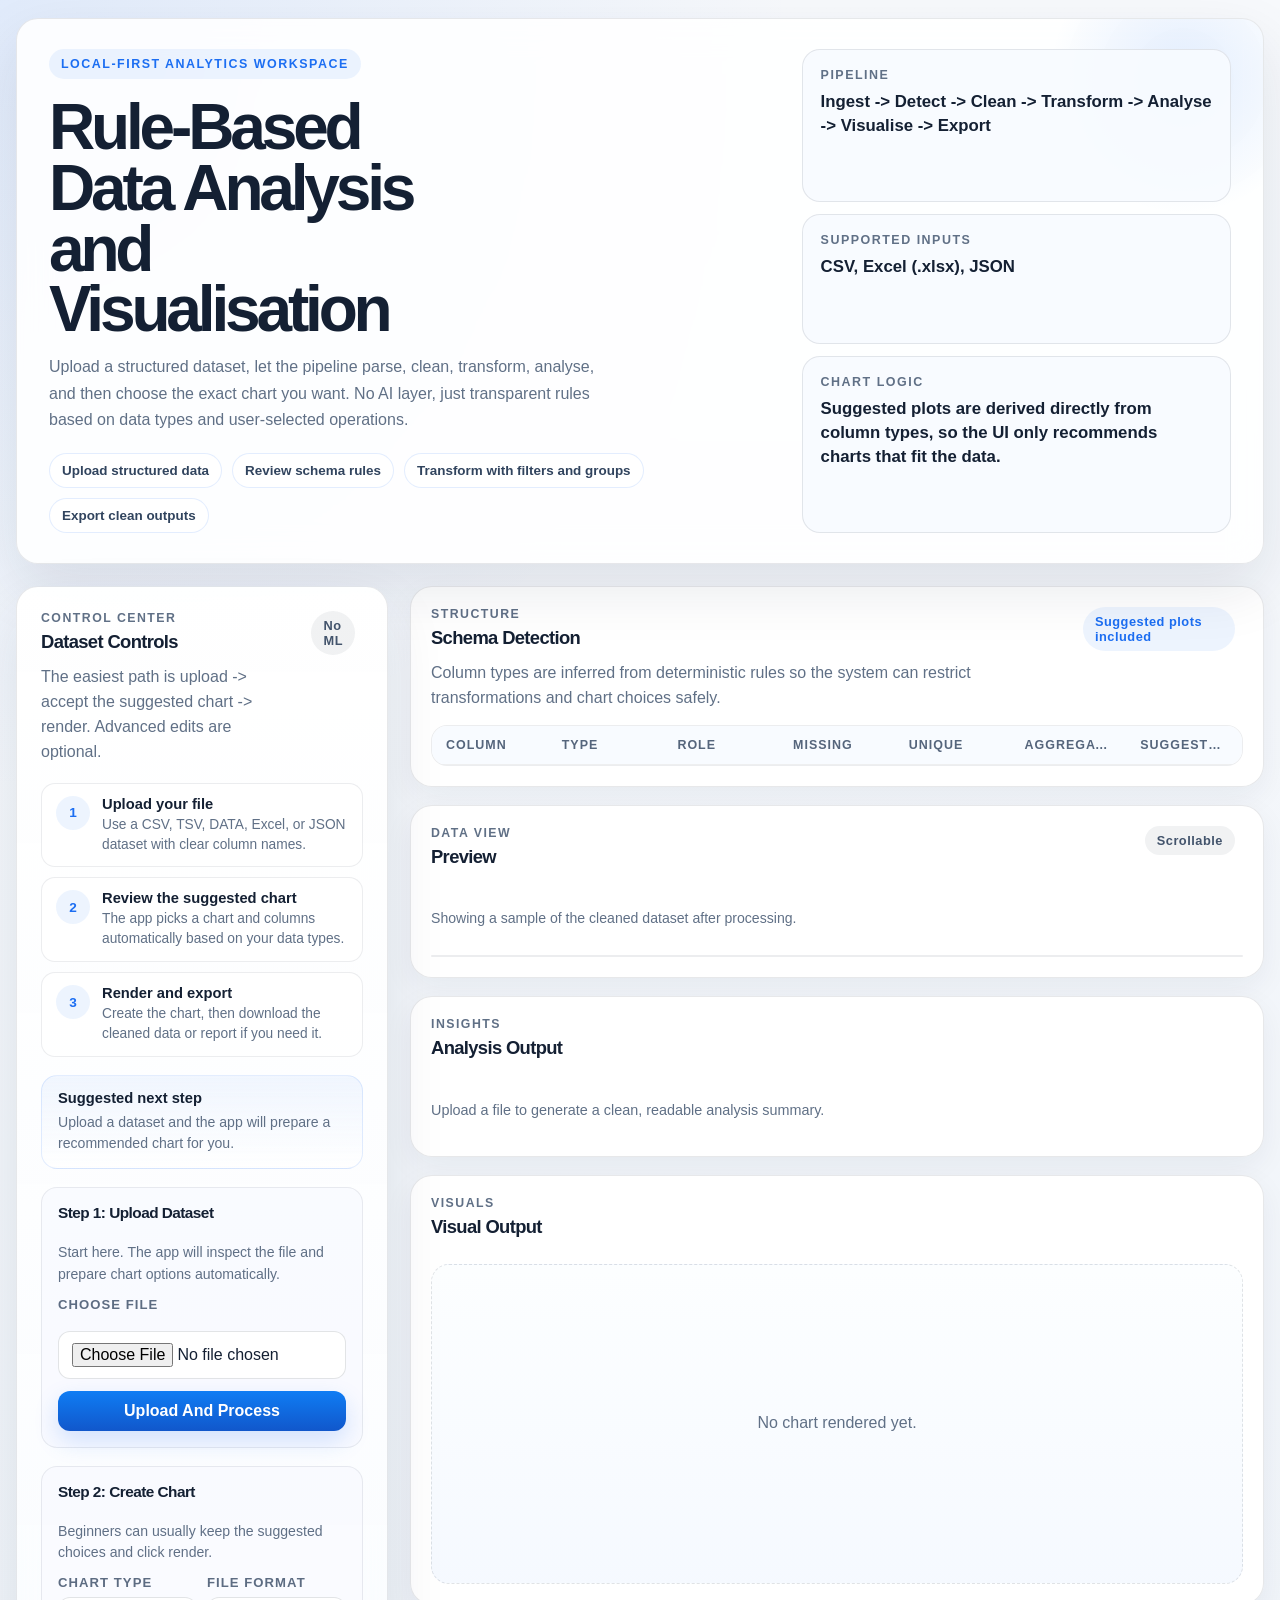
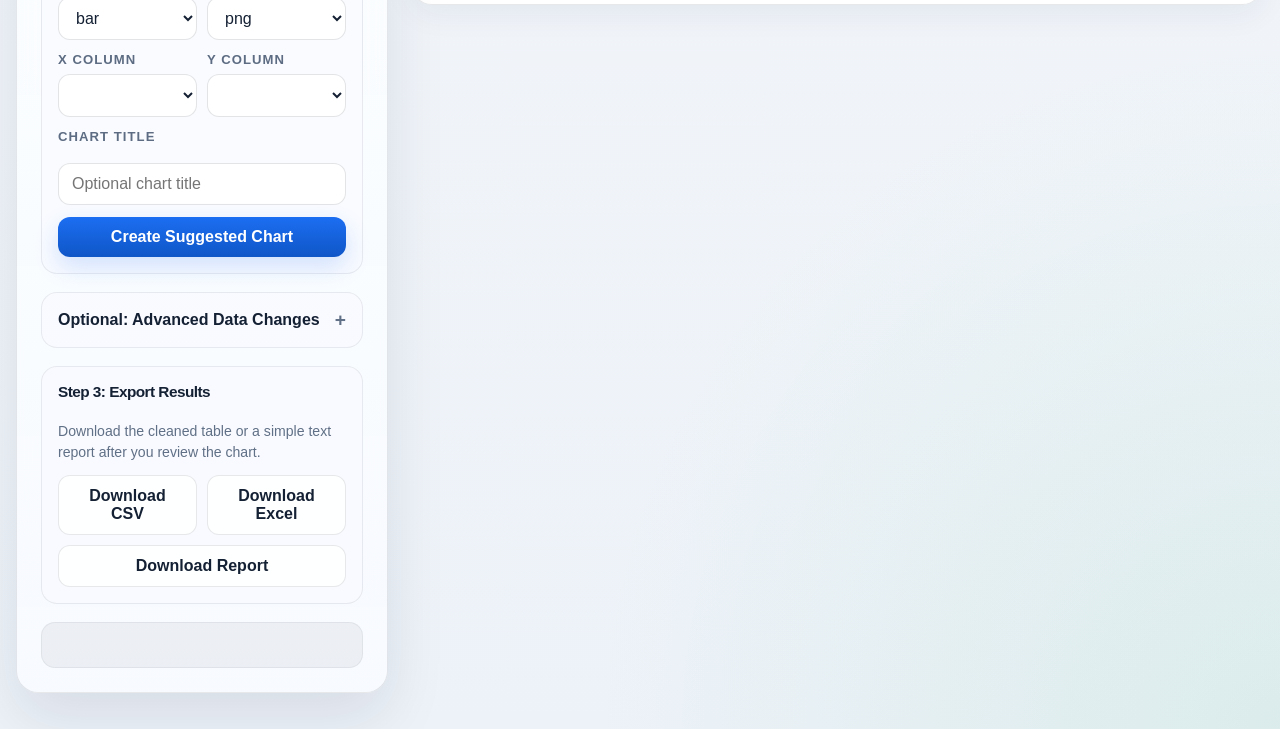
<file: frontend/index.html>
<!DOCTYPE html>
<html lang="en">
<head>
  <meta charset="UTF-8">
  <meta name="viewport" content="width=device-width, initial-scale=1.0">
  <title>Rule-Based Data Visualisation Tool</title>
  <style>
    :root {
      --bg: #eef3f9;
      --panel: rgba(255, 255, 255, 0.88);
      --panel-strong: rgba(255, 255, 255, 0.97);
      --ink: #142033;
      --muted: #607086;
      --accent: #1c6ef2;
      --accent-strong: #0f56c7;
      --accent-soft: rgba(28, 110, 242, 0.08);
      --success-soft: rgba(11, 163, 96, 0.12);
      --border: rgba(20, 32, 51, 0.1);
      --border-strong: rgba(20, 32, 51, 0.16);
      --shadow: 0 24px 60px rgba(15, 33, 62, 0.1);
      --radius-lg: 22px;
      --radius-md: 16px;
      --radius-sm: 12px;
    }

    * { box-sizing: border-box; }
    body {
      margin: 0;
      font-family: "Aptos", "Bahnschrift", "Segoe UI", sans-serif;
      color: var(--ink);
      background:
        radial-gradient(circle at top left, rgba(28, 110, 242, 0.1), transparent 30%),
        radial-gradient(circle at bottom right, rgba(11, 163, 96, 0.08), transparent 26%),
        linear-gradient(180deg, #f7f9fc 0%, #edf2f8 100%);
      min-height: 100vh;
    }

    .shell { width: min(1420px, calc(100% - 32px)); margin: 18px auto 36px; }
    .hero {
      display: grid; grid-template-columns: minmax(0, 1.35fr) minmax(320px, 0.8fr); gap: 28px; padding: 30px 32px;
      border: 1px solid var(--border);
      border-radius: 28px;
      background:
        linear-gradient(145deg, rgba(255,255,255,0.96), rgba(246,250,255,0.92)),
        linear-gradient(180deg, rgba(28,110,242,0.03), rgba(11,163,96,0.03));
      box-shadow: var(--shadow); backdrop-filter: blur(16px); overflow: hidden; position: relative;
    }
    .hero::after {
      content: ""; position: absolute; inset: -80px -60px auto auto; width: 280px; height: 280px;
      background: radial-gradient(circle, rgba(28,110,242,0.13), transparent 68%);
      pointer-events: none;
    }
    .hero-copy { position: relative; z-index: 1; }
    .eyebrow {
      display: inline-flex;
      align-items: center;
      gap: 8px;
      padding: 8px 12px;
      border-radius: 999px;
      background: var(--accent-soft);
      color: var(--accent);
      font-size: 0.78rem;
      font-weight: 700;
      text-transform: uppercase;
      letter-spacing: 0.12em;
      margin-bottom: 18px;
    }
    .hero h1 {
      font-size: clamp(2.3rem, 5vw, 4.8rem);
      line-height: 0.95;
      margin: 0 0 14px;
      letter-spacing: -0.065em;
      max-width: 11ch;
    }
    .hero p {
      max-width: 64ch;
      color: var(--muted);
      font-size: 1rem;
      line-height: 1.65;
      margin: 0;
    }
    .hero-steps {
      margin-top: 20px;
      display: flex;
      flex-wrap: wrap;
      gap: 10px;
    }
    .step-chip {
      padding: 9px 12px;
      border-radius: 999px;
      border: 1px solid rgba(28, 110, 242, 0.12);
      background: rgba(255, 255, 255, 0.82);
      color: #31445e;
      font-size: 0.84rem;
      font-weight: 600;
    }
    .hero-metrics {
      display: grid;
      align-content: stretch;
      gap: 12px;
      position: relative;
      z-index: 1;
    }
    .metric {
      padding: 18px;
      border: 1px solid var(--border);
      border-radius: 18px;
      background: rgba(248, 251, 255, 0.92);
    }
    .metric strong {
      display: block;
      font-size: 0.78rem;
      color: var(--muted);
      text-transform: uppercase;
      letter-spacing: 0.12em;
      margin-bottom: 8px;
    }
    .metric span {
      display: block;
      font-size: 1.05rem;
      font-weight: 600;
      line-height: 1.45;
    }
    .grid { display: grid; grid-template-columns: 372px minmax(0, 1fr); gap: 22px; margin-top: 22px; align-items: start; }
    .panel {
      background: var(--panel);
      border: 1px solid var(--border);
      border-radius: var(--radius-lg);
      box-shadow: var(--shadow);
      backdrop-filter: blur(16px);
    }
    .controls {
      padding: 24px;
      position: sticky;
      top: 18px;
      height: fit-content;
      background:
        linear-gradient(180deg, rgba(255,255,255,0.96), rgba(248,251,255,0.92));
    }
    .controls-header {
      display: flex;
      align-items: flex-start;
      justify-content: space-between;
      gap: 16px;
      margin-bottom: 18px;
    }
    .results { padding: 0; display: grid; gap: 18px; min-width: 0; }
    .section {
      padding: 20px;
      background: var(--panel-strong);
      border: 1px solid var(--border);
      border-radius: var(--radius-lg);
      box-shadow: 0 10px 30px rgba(15, 33, 62, 0.06);
      min-width: 0;
      overflow: hidden;
    }
    .section-head {
      display: flex;
      align-items: flex-start;
      justify-content: space-between;
      gap: 16px;
      margin-bottom: 14px;
    }
    .section-kicker {
      display: block;
      margin-bottom: 6px;
      color: var(--muted);
      font-size: 0.77rem;
      font-weight: 700;
      text-transform: uppercase;
      letter-spacing: 0.12em;
    }
    h2, h3 {
      margin: 0 0 12px;
      letter-spacing: -0.035em;
      font-weight: 700;
    }
    h2 { font-size: 1.15rem; }
    h3 { font-size: 0.96rem; margin-bottom: 10px; }
    .subtle { color: var(--muted); margin: 0; line-height: 1.55; }
    label {
      display: block;
      font-size: 0.82rem;
      font-weight: 700;
      text-transform: uppercase;
      letter-spacing: 0.08em;
      margin-bottom: 7px;
      color: #5d6c82;
    }
    input, select, button {
      width: 100%;
      border: 1px solid rgba(20, 32, 51, 0.12);
      background: rgba(255,255,255,0.98);
      color: var(--ink);
      padding: 11px 13px;
      font: inherit;
      border-radius: 12px;
      transition: border-color 0.18s ease, box-shadow 0.18s ease, transform 0.18s ease;
    }
    input:focus, select:focus {
      outline: none;
      border-color: rgba(28, 110, 242, 0.35);
      box-shadow: 0 0 0 4px rgba(28, 110, 242, 0.1);
    }
    select[multiple] {
      min-height: 180px;
      background: rgba(250, 252, 255, 0.98);
    }
    button {
      cursor: pointer;
      background: linear-gradient(180deg, var(--accent), var(--accent-strong));
      color: white;
      border: none;
      font-weight: 700;
      box-shadow: 0 10px 24px rgba(28, 110, 242, 0.18);
      transition: transform 0.18s ease, box-shadow 0.18s ease, opacity 0.18s ease;
    }
    button.secondary {
      background: linear-gradient(180deg, #0f7df4, #1157cb);
    }
    button.ghost {
      background: rgba(255,255,255,0.9);
      color: var(--ink);
      border: 1px solid var(--border);
      box-shadow: none;
    }
    button:hover {
      transform: translateY(-1px);
      box-shadow: 0 14px 28px rgba(28, 110, 242, 0.16);
      opacity: 0.98;
    }
    .stack {
      display: grid;
      gap: 12px;
      margin-bottom: 18px;
      padding: 16px;
      border: 1px solid rgba(20, 32, 51, 0.08);
      border-radius: var(--radius-md);
      background: rgba(249, 251, 255, 0.82);
    }
    .two { display: grid; grid-template-columns: 1fr 1fr; gap: 10px; }
    .three { display: grid; grid-template-columns: 1fr 1fr 1fr; gap: 10px; }
    .toolbar { display: flex; flex-wrap: wrap; gap: 10px; }
    .toolbar button { flex: 1 1 110px; }
    .badge {
      display: inline-flex;
      align-items: center;
      padding: 7px 12px;
      background: var(--accent-soft);
      color: var(--accent);
      border-radius: 999px;
      font-size: 0.8rem;
      font-weight: 700;
      letter-spacing: 0.04em;
      margin: 0 8px 8px 0;
    }
    .badge.neutral {
      background: rgba(20, 32, 51, 0.06);
      color: #43546c;
    }
    .table-wrap {
      overflow: auto;
      max-width: 100%;
      width: 100%;
      border: 1px solid rgba(20, 32, 51, 0.08);
      border-radius: 16px;
      background: rgba(255,255,255,0.84);
    }
    .schema-wrap { max-height: min(34vh, 320px); }
    .preview-wrap { max-height: min(42vh, 360px); }
    table {
      width: 100%;
      min-width: 100%;
      border-collapse: collapse;
      table-layout: fixed;
    }
    .preview-wrap table {
      width: max-content;
      min-width: 100%;
    }
    th, td {
      padding: 12px 14px;
      border-bottom: 1px solid rgba(20, 32, 51, 0.07);
      text-align: left;
      font-size: 0.92rem;
      vertical-align: top;
      max-width: 220px;
      white-space: nowrap;
      overflow: hidden;
      text-overflow: ellipsis;
    }
    tr:hover td { background: rgba(28, 110, 242, 0.025); }
    th {
      position: sticky;
      top: 0;
      background: #f8fbff;
      z-index: 1;
      color: #55657c;
      font-size: 0.78rem;
      text-transform: uppercase;
      letter-spacing: 0.08em;
    }
    .status {
      min-height: 46px;
      display: flex;
      align-items: center;
      padding: 0 14px;
      border-radius: 14px;
      background: rgba(20, 32, 51, 0.05);
      border: 1px solid rgba(20, 32, 51, 0.06);
      color: var(--muted);
      font-size: 0.95rem;
    }
    .helper {
      margin: -2px 0 0;
      color: var(--muted);
      font-size: 0.88rem;
      line-height: 1.5;
    }
    .guide {
      display: grid;
      gap: 10px;
      margin-bottom: 18px;
    }
    .guide-step {
      display: grid;
      grid-template-columns: 34px 1fr;
      gap: 12px;
      align-items: start;
      padding: 12px 14px;
      border: 1px solid rgba(20, 32, 51, 0.08);
      border-radius: 14px;
      background: rgba(255,255,255,0.74);
    }
    .guide-step strong {
      display: block;
      margin-bottom: 3px;
      font-size: 0.92rem;
    }
    .guide-step span {
      color: var(--muted);
      font-size: 0.86rem;
      line-height: 1.45;
    }
    .guide-num {
      display: grid;
      place-items: center;
      width: 34px;
      height: 34px;
      border-radius: 50%;
      background: var(--accent-soft);
      color: var(--accent);
      font-size: 0.85rem;
      font-weight: 700;
    }
    .recommendation {
      padding: 14px 16px;
      border-radius: 16px;
      border: 1px solid rgba(28, 110, 242, 0.12);
      background: linear-gradient(180deg, rgba(28,110,242,0.06), rgba(255,255,255,0.88));
      margin-bottom: 18px;
    }
    .recommendation strong {
      display: block;
      margin-bottom: 6px;
      font-size: 0.92rem;
    }
    .recommendation p {
      margin: 0;
      color: var(--muted);
      font-size: 0.88rem;
      line-height: 1.5;
    }
    details.stack {
      padding: 0;
      overflow: hidden;
    }
    details.stack summary {
      list-style: none;
      cursor: pointer;
      padding: 16px;
      font-size: 1rem;
      font-weight: 700;
      display: flex;
      align-items: center;
      justify-content: space-between;
      color: var(--ink);
    }
    details.stack summary::-webkit-details-marker { display: none; }
    details.stack summary::after {
      content: "+";
      font-size: 1.2rem;
      color: var(--muted);
    }
    details.stack[open] summary::after { content: "-"; }
    .stack-body {
      display: grid;
      gap: 14px;
      padding: 0 16px 16px;
    }
    .advanced-layout {
      display: grid;
      gap: 14px;
    }
    .option-group {
      display: grid;
      gap: 12px;
      padding: 14px;
      border: 1px solid rgba(20, 32, 51, 0.08);
      border-radius: 14px;
      background: rgba(255, 255, 255, 0.78);
    }
    .option-group h4 {
      margin: 0;
      font-size: 0.95rem;
      letter-spacing: -0.02em;
    }
    .option-group .helper {
      margin: 0;
    }
    .option-grid {
      display: grid;
      gap: 12px;
      grid-template-columns: repeat(2, minmax(0, 1fr));
    }
    .analysis-panel {
      display: grid;
      gap: 14px;
      max-height: min(52vh, 560px);
      overflow: auto;
      padding-right: 4px;
    }
    .analysis-grid {
      display: grid;
      grid-template-columns: repeat(auto-fit, minmax(160px, 1fr));
      gap: 12px;
    }
    .summary-card, .analysis-block, .stats-card {
      border: 1px solid rgba(20, 32, 51, 0.08);
      border-radius: 16px;
      background: #f7faff;
    }
    .summary-card {
      padding: 14px;
    }
    .summary-card strong {
      display: block;
      font-size: 1.25rem;
      letter-spacing: -0.03em;
      margin-bottom: 4px;
    }
    .summary-card span {
      color: var(--muted);
      font-size: 0.84rem;
    }
    .analysis-block {
      padding: 16px;
    }
    .analysis-block h3 {
      margin-bottom: 6px;
    }
    .analysis-block p {
      margin: 0;
    }
    .insight-list {
      margin: 0;
      padding-left: 18px;
      color: #233247;
      display: grid;
      gap: 8px;
      line-height: 1.55;
    }
    .chip-list {
      display: flex;
      flex-wrap: wrap;
      gap: 8px;
      margin-top: 10px;
    }
    .chip {
      display: inline-flex;
      align-items: center;
      max-width: 100%;
      padding: 7px 10px;
      border-radius: 999px;
      background: rgba(20, 32, 51, 0.06);
      color: #33455c;
      font-size: 0.82rem;
      font-weight: 600;
      white-space: normal;
      overflow-wrap: anywhere;
      word-break: break-word;
    }
    .stats-grid {
      display: grid;
      grid-template-columns: repeat(auto-fit, minmax(210px, 1fr));
      gap: 12px;
    }
    .stats-card {
      padding: 14px;
      min-width: 0;
    }
    .stats-card strong {
      display: block;
      margin-bottom: 10px;
      font-size: 0.95rem;
      line-height: 1.4;
      overflow-wrap: anywhere;
      word-break: break-word;
    }
    .metric-pair {
      display: flex;
      justify-content: space-between;
      gap: 12px;
      padding: 6px 0;
      border-bottom: 1px solid rgba(20, 32, 51, 0.06);
      font-size: 0.88rem;
    }
    .metric-pair:last-child {
      border-bottom: none;
      padding-bottom: 0;
    }
    .metric-pair span:first-child {
      color: var(--muted);
    }
    .metric-pair span:last-child {
      font-weight: 700;
      color: var(--ink);
    }
    .preview-frame {
      display: grid;
      gap: 12px;
      min-width: 0;
    }
    .preview-meta {
      color: var(--muted);
      font-size: 0.88rem;
      line-height: 1.5;
    }
    .mini-table {
      background: transparent;
    }
    .mini-table th,
    .mini-table td {
      white-space: normal;
      max-width: none;
      font-size: 0.86rem;
    }
    .empty-copy {
      color: var(--muted);
      font-size: 0.9rem;
      line-height: 1.5;
    }
    .chart-frame {
      min-height: 320px;
      display: grid;
      place-items: center;
      background:
        linear-gradient(180deg, rgba(252,254,255,0.95), rgba(245,249,255,0.95));
      border: 1px dashed rgba(20, 32, 51, 0.12);
      border-radius: 18px;
      overflow: hidden;
    }
    .chart-frame img { width: 100%; height: auto; display: block; }
    .chart-frame iframe {
      width: 100%;
      min-height: 560px;
      border: none;
      display: block;
      background: white;
    }
    .chart-actions {
      display: flex;
      justify-content: flex-end;
      gap: 10px;
      margin-top: 14px;
    }
    .chart-actions button {
      width: auto;
      min-width: 180px;
    }
    .chart-actions[hidden] {
      display: none;
    }
    @media (max-width: 1040px) {
      .hero, .grid { grid-template-columns: 1fr; }
      .controls { position: static; }
    }
    @media (max-width: 720px) {
      .shell { width: min(100% - 20px, 1360px); }
      .hero, .controls, .section { padding: 18px; }
      .two, .three { grid-template-columns: 1fr; }
      .option-grid { grid-template-columns: 1fr; }
      .controls-header, .section-head { flex-direction: column; }
    }
  </style>
</head>
<body>
  <main class="shell">
    <section class="hero panel">
      <div class="hero-copy">
        <div class="eyebrow">Local-first analytics workspace</div>
        <h1>Rule-Based Data Analysis and Visualisation</h1>
        <p>Upload a structured dataset, let the pipeline parse, clean, transform, analyse, and then choose the exact chart you want. No AI layer, just transparent rules based on data types and user-selected operations.</p>
        <div class="hero-steps">
          <span class="step-chip">Upload structured data</span>
          <span class="step-chip">Review schema rules</span>
          <span class="step-chip">Transform with filters and groups</span>
          <span class="step-chip">Export clean outputs</span>
        </div>
      </div>
      <div class="hero-metrics">
        <div class="metric"><strong>Pipeline</strong><span>Ingest -> Detect -> Clean -> Transform -> Analyse -> Visualise -> Export</span></div>
        <div class="metric"><strong>Supported Inputs</strong><span>CSV, Excel (.xlsx), JSON</span></div>
        <div class="metric"><strong>Chart Logic</strong><span>Suggested plots are derived directly from column types, so the UI only recommends charts that fit the data.</span></div>
      </div>
    </section>

    <section class="grid">
      <aside class="controls panel">
        <div class="controls-header">
          <div>
            <span class="section-kicker">Control Center</span>
            <h2>Dataset Controls</h2>
            <p class="subtle">The easiest path is upload -> accept the suggested chart -> render. Advanced edits are optional.</p>
          </div>
          <span class="badge neutral">No ML</span>
        </div>

        <div class="guide">
          <div class="guide-step">
            <div class="guide-num">1</div>
            <div>
              <strong>Upload your file</strong>
              <span>Use a CSV, TSV, DATA, Excel, or JSON dataset with clear column names.</span>
            </div>
          </div>
          <div class="guide-step">
            <div class="guide-num">2</div>
            <div>
              <strong>Review the suggested chart</strong>
              <span>The app picks a chart and columns automatically based on your data types.</span>
            </div>
          </div>
          <div class="guide-step">
            <div class="guide-num">3</div>
            <div>
              <strong>Render and export</strong>
              <span>Create the chart, then download the cleaned data or report if you need it.</span>
            </div>
          </div>
        </div>

        <div class="recommendation" id="recommendationBox">
          <strong>Suggested next step</strong>
          <p id="recommendationText">Upload a dataset and the app will prepare a recommended chart for you.</p>
        </div>

        <div class="stack">
          <h3>Step 1: Upload Dataset</h3>
          <p class="helper">Start here. The app will inspect the file and prepare chart options automatically.</p>
          <label for="fileInput">Choose file</label>
          <input id="fileInput" type="file" accept=".csv,.tsv,.data,.xlsx,.xls,.json">
          <button id="uploadButton" class="secondary">Upload And Process</button>
        </div>

        <div class="stack">
          <h3>Step 2: Create Chart</h3>
          <p class="helper">Beginners can usually keep the suggested choices and click render.</p>
          <div class="two">
            <div>
              <label for="chartType">Chart type</label>
              <select id="chartType">
                <option value="bar">bar</option>
                <option value="pie">pie</option>
                <option value="histogram">histogram</option>
                <option value="box">box</option>
                <option value="line">line</option>
                <option value="scatter">scatter</option>
              </select>
            </div>
            <div>
              <label for="chartFormat">File format</label>
              <select id="chartFormat">
                <option value="png">png</option>
                <option value="pdf">pdf</option>
              </select>
            </div>
          </div>

          <div class="two">
            <div>
              <label for="xColumn">X column</label>
              <select id="xColumn"></select>
            </div>
            <div>
              <label for="yColumn">Y column</label>
              <select id="yColumn"></select>
            </div>
          </div>

          <label for="chartTitle">Chart title</label>
          <input id="chartTitle" type="text" placeholder="Optional chart title">
          <button id="renderChart">Create Suggested Chart</button>
        </div>

        <details class="stack">
          <summary>Optional: Advanced Data Changes</summary>
          <div class="stack-body">
            <p class="helper">Use these only if you want to narrow the dataset, group rows, or create a new calculated column.</p>
            <div class="advanced-layout">
              <section class="option-group">
                <h4>1. Keep Only The Columns You Need</h4>
                <p class="helper">Use this to simplify the preview and exports before you chart anything.</p>
                <label for="selectedColumns">Columns to keep</label>
                <select id="selectedColumns" multiple size="5"></select>
              </section>

              <section class="option-group">
                <h4>2. Filter Rows</h4>
                <p class="helper">Limit the dataset to rows that match one condition.</p>
                <div class="option-grid">
                  <div>
                    <label for="filterColumn">Filter column</label>
                    <select id="filterColumn"></select>
                  </div>
                  <div>
                    <label for="filterOperator">Condition</label>
                    <select id="filterOperator">
                      <option value="">None</option>
                      <option value="==">equals</option>
                      <option value="!=">does not equal</option>
                      <option value=">">greater than</option>
                      <option value=">=">greater than or equal</option>
                      <option value="<">less than</option>
                      <option value="<=">less than or equal</option>
                      <option value="contains">contains text</option>
                    </select>
                  </div>
                </div>
                <div>
                  <label for="filterValue">Filter value</label>
                  <input id="filterValue" type="text" placeholder="Example: 100">
                </div>
              </section>

              <section class="option-group">
                <h4>3. Group And Summarise</h4>
                <p class="helper">Use this when you want totals, averages, or counts by category.</p>
                <div class="option-grid">
                  <div>
                    <label for="groupBy">Group rows by</label>
                    <select id="groupBy"></select>
                  </div>
                  <div>
                    <label for="aggregationColumn">Summarise this column</label>
                    <select id="aggregationColumn"></select>
                  </div>
                </div>
                <div class="option-grid">
                  <div>
                    <label for="aggregationType">Summary type</label>
                    <select id="aggregationType">
                      <option value="">None</option>
                      <option value="sum">sum</option>
                      <option value="mean">average</option>
                      <option value="count">count</option>
                      <option value="min">minimum</option>
                      <option value="max">maximum</option>
                    </select>
                  </div>
                  <div>
                    <label for="refreshTransform">Refresh preview</label>
                    <button id="refreshTransform" class="ghost">Apply Changes To Preview</button>
                  </div>
                </div>
              </section>

              <section class="option-group">
                <h4>4. Create A Calculated Column</h4>
                <p class="helper">Build one new numeric field from two existing values or one value plus a fixed number.</p>
                <div class="option-grid">
                  <div>
                    <label for="derivedName">New column name</label>
                    <input id="derivedName" type="text" placeholder="profit_margin">
                  </div>
                  <div>
                    <label for="derivedOperation">Calculation</label>
                    <select id="derivedOperation">
                      <option value="">None</option>
                      <option value="add">add</option>
                      <option value="subtract">subtract</option>
                      <option value="multiply">multiply</option>
                      <option value="divide">divide</option>
                    </select>
                  </div>
                </div>
                <div class="option-grid">
                  <div>
                    <label for="derivedLeft">First value</label>
                    <select id="derivedLeft"></select>
                  </div>
                  <div>
                    <label for="derivedRight">Second value</label>
                    <select id="derivedRight"></select>
                  </div>
                </div>
                <div>
                  <label for="derivedLiteral">Or use a fixed number</label>
                  <input id="derivedLiteral" type="text" placeholder="Example: 100">
                </div>
              </section>
            </div>
          </div>
        </details>

        <div class="stack">
          <h3>Step 3: Export Results</h3>
          <p class="helper">Download the cleaned table or a simple text report after you review the chart.</p>
          <div class="toolbar">
            <button id="exportCsv" class="ghost" type="button">Download CSV</button>
            <button id="exportXlsx" class="ghost" type="button">Download Excel</button>
            <button id="exportReport" class="ghost" type="button">Download Report</button>
          </div>
        </div>

        <div id="status" class="status"></div>
      </aside>

      <section class="results">
        <article class="section">
          <div class="section-head">
            <div>
              <span class="section-kicker">Structure</span>
              <h2>Schema Detection</h2>
              <p class="subtle">Column types are inferred from deterministic rules so the system can restrict transformations and chart choices safely.</p>
            </div>
            <span class="badge">Suggested plots included</span>
          </div>
          <div class="table-wrap schema-wrap">
            <table>
              <thead>
                <tr>
                  <th>Column</th>
                  <th>Type</th>
                  <th>Role</th>
                  <th>Missing</th>
                  <th>Unique</th>
                  <th>Aggregation hint</th>
                  <th>Suggested plots</th>
                </tr>
              </thead>
              <tbody id="schemaBody"></tbody>
            </table>
          </div>
        </article>

        <article class="section">
          <div class="section-head">
            <div>
              <span class="section-kicker">Data View</span>
              <h2>Preview</h2>
            </div>
            <span class="badge neutral">Scrollable</span>
          </div>
          <div class="preview-frame">
            <p class="preview-meta" id="previewMeta">Showing a sample of the cleaned dataset after processing.</p>
            <div class="table-wrap preview-wrap">
              <table>
                <thead id="previewHead"></thead>
                <tbody id="previewBody"></tbody>
              </table>
            </div>
          </div>
        </article>

        <article class="section">
          <div class="section-head">
            <div>
              <span class="section-kicker">Insights</span>
              <h2>Analysis Output</h2>
            </div>
          </div>
          <div id="analysisText" class="analysis-panel">
            <p class="empty-copy">Upload a file to generate a clean, readable analysis summary.</p>
          </div>
        </article>

        <article class="section">
          <div class="section-head">
            <div>
              <span class="section-kicker">Visuals</span>
              <h2>Visual Output</h2>
            </div>
          </div>
          <div class="chart-frame" id="chartFrame">
            <p class="subtle">No chart rendered yet.</p>
          </div>
          <div class="chart-actions" id="chartActions" hidden>
            <button id="downloadChart" class="ghost" type="button">Download Current Chart</button>
          </div>
        </article>
      </section>
    </section>
  </main>

  <script>
    const state = {
      datasetId: null,
      datasetState: null,
      schema: {},
      lastChartUrl: null,
      lastChartFile: null,
      lastChartMime: null,
      lastChartRequest: null,
      lastSuggestedTitle: ""
    };
    const ids = {
      fileInput: document.getElementById("fileInput"),
      uploadButton: document.getElementById("uploadButton"),
      selectedColumns: document.getElementById("selectedColumns"),
      filterColumn: document.getElementById("filterColumn"),
      filterOperator: document.getElementById("filterOperator"),
      filterValue: document.getElementById("filterValue"),
      groupBy: document.getElementById("groupBy"),
      aggregationColumn: document.getElementById("aggregationColumn"),
      aggregationType: document.getElementById("aggregationType"),
      refreshTransform: document.getElementById("refreshTransform"),
      derivedName: document.getElementById("derivedName"),
      derivedLeft: document.getElementById("derivedLeft"),
      derivedOperation: document.getElementById("derivedOperation"),
      derivedRight: document.getElementById("derivedRight"),
      derivedLiteral: document.getElementById("derivedLiteral"),
      chartType: document.getElementById("chartType"),
      chartFormat: document.getElementById("chartFormat"),
      xColumn: document.getElementById("xColumn"),
      yColumn: document.getElementById("yColumn"),
      chartTitle: document.getElementById("chartTitle"),
      renderChart: document.getElementById("renderChart"),
      exportCsv: document.getElementById("exportCsv"),
      exportXlsx: document.getElementById("exportXlsx"),
      exportReport: document.getElementById("exportReport"),
      status: document.getElementById("status"),
      recommendationText: document.getElementById("recommendationText"),
      schemaBody: document.getElementById("schemaBody"),
      previewMeta: document.getElementById("previewMeta"),
      previewHead: document.getElementById("previewHead"),
      previewBody: document.getElementById("previewBody"),
      analysisText: document.getElementById("analysisText"),
      chartFrame: document.getElementById("chartFrame"),
      chartActions: document.getElementById("chartActions"),
      downloadChart: document.getElementById("downloadChart")
    };

    function setStatus(message) { ids.status.textContent = message; }

    function setRecommendation(message) {
      ids.recommendationText.textContent = message;
    }

    function escapeHtml(value) {
      return String(value)
        .replaceAll("&", "&amp;")
        .replaceAll("<", "&lt;")
        .replaceAll(">", "&gt;")
        .replaceAll('"', "&quot;")
        .replaceAll("'", "&#39;");
    }

    function formatNumber(value, digits = 2) {
      const numericValue = Number(value);
      if (value === null || value === undefined || value === "") return "n/a";
      if (!Number.isFinite(numericValue)) return String(value);
      return numericValue.toLocaleString(undefined, { maximumFractionDigits: digits });
    }

    function truncateValue(value, limit = 46) {
      const compact = String(value ?? "-").replace(/\s+/g, " ").trim();
      if (compact.length <= limit) return compact || "-";
      return `${compact.slice(0, limit - 3)}...`;
    }

    function setChartDownloadState(enabled) {
      ids.chartActions.hidden = !enabled;
    }

    function buildSuggestedTitle() {
      if (!ids.chartType.value || !ids.xColumn.value) return "";
      return `${ids.chartType.value.charAt(0).toUpperCase() + ids.chartType.value.slice(1)} of ${ids.xColumn.value}`;
    }

    function syncSuggestedTitle(force = false) {
      const suggestedTitle = buildSuggestedTitle();
      if (!suggestedTitle) return;
      if (force || !ids.chartTitle.value || ids.chartTitle.value === state.lastSuggestedTitle) {
        ids.chartTitle.value = suggestedTitle;
      }
      state.lastSuggestedTitle = suggestedTitle;
    }

    function populateSelect(select, columns, includeEmpty = true) {
      const previous = select.value;
      select.innerHTML = includeEmpty ? '<option value="">None</option>' : "";
      columns.forEach((column) => {
        const option = document.createElement("option");
        option.value = column;
        option.textContent = column;
        select.appendChild(option);
      });
      if (columns.includes(previous)) select.value = previous;
    }

    function populateMultiSelect(select, columns) {
      const previous = new Set(Array.from(select.selectedOptions).map((option) => option.value));
      select.innerHTML = "";
      columns.forEach((column) => {
        const option = document.createElement("option");
        option.value = column;
        option.textContent = column;
        option.selected = previous.has(column);
        select.appendChild(option);
      });
    }

    function renderSchema(schema) {
      ids.schemaBody.innerHTML = "";
      Object.entries(schema).forEach(([column, meta]) => {
        const row = document.createElement("tr");
        const warnings = (meta.warnings || []).join(" ");
        row.innerHTML = `
          <td title="${escapeHtml(column)}">${column}</td>
          <td>${meta.type}</td>
          <td>${meta.role || "-"}</td>
          <td>${meta.missing}</td>
          <td>${meta.unique}</td>
          <td title="${escapeHtml(warnings || meta.aggregation_hint || "")}">${meta.aggregation_hint || "-"}</td>
          <td>${(meta.allowed_charts || []).join(", ") || "none"}</td>
        `;
        ids.schemaBody.appendChild(row);
      });
    }

    function getColumnsForTypes(schema, types) {
      return Object.entries(schema)
        .filter(([, meta]) => types.includes(meta.type))
        .map(([name]) => name);
    }

    function getColumnsForRoles(schema, roles, allowedTypes = []) {
      return Object.entries(schema)
        .filter(([, meta]) => roles.includes(meta.role) && (!allowedTypes.length || allowedTypes.includes(meta.type)))
        .map(([name]) => name);
    }

    function uniqueColumns(columns) {
      return [...new Set(columns)];
    }

    function getChartCompatibility(chartType, schema) {
      const identifierLike = new Set(getColumnsForRoles(schema, ["identifier"]));
      const categorical = uniqueColumns(
        getColumnsForRoles(schema, ["category", "geography"], ["categorical", "text"])
          .concat(getColumnsForTypes(schema, ["categorical", "text"]).filter((name) => !identifierLike.has(name)))
      );
      const datetime = getColumnsForTypes(schema, ["datetime"]);
      const numeric = Object.entries(schema)
        .filter(([, meta]) => meta.type === "numeric" && !["identifier", "constant"].includes(meta.role))
        .map(([name]) => name);
      const rates = getColumnsForRoles(schema, ["rate"], ["numeric"]);
      const counts = getColumnsForRoles(schema, ["count"], ["numeric"]);
      const measures = getColumnsForRoles(schema, ["measure"], ["numeric"]);
      const allColumns = Object.entries(schema)
        .filter(([, meta]) => meta.role !== "identifier")
        .map(([name]) => name);
      const preferredNumeric = uniqueColumns(counts.concat(rates).concat(measures).concat(numeric));

      switch (chartType) {
        case "histogram":
        case "box":
          return {
            xColumns: uniqueColumns(rates.concat(measures).concat(counts).concat(numeric)),
            yColumns: [],
            yOptional: true,
            hint: numeric.length
              ? `This ${chartType} chart needs one numeric measure, rate, or count column.`
              : `No numeric columns are available for a ${chartType} chart.`
          };
        case "scatter":
          return {
            xColumns: numeric,
            yColumns: numeric,
            yOptional: false,
            hint: numeric.length >= 2
              ? "Scatter plots need two numeric columns."
              : "You need at least two numeric columns for a scatter plot."
          };
        case "line":
          return {
            xColumns: datetime,
            yColumns: numeric,
            yOptional: false,
            hint: datetime.length && numeric.length
              ? "Line charts need a date/time column on X and a numeric column on Y."
              : "You need one datetime column and one numeric column for a line chart."
          };
        case "pie":
          return {
            xColumns: categorical,
            yColumns: preferredNumeric,
            yOptional: true,
            hint: categorical.length
              ? "Pie charts work best with a few categories and a meaningful part-to-whole measure. Geography fields often need filtering first."
              : "You need a categorical column for a pie chart."
          };
        case "bar":
        default:
          return {
            xColumns: categorical.length ? categorical.concat(datetime) : allColumns,
            yColumns: preferredNumeric,
            yOptional: true,
            hint: "Bar charts work best with a category, geography, or time field on X and a count, rate, or measure on Y."
          };
      }
    }

    function syncChartControls(force = false) {
      if (!Object.keys(state.schema).length) return;
      const compatibility = getChartCompatibility(ids.chartType.value, state.schema);
      const previousX = ids.xColumn.value;
      const previousY = ids.yColumn.value;

      populateSelect(ids.xColumn, compatibility.xColumns, false);
      populateSelect(ids.yColumn, compatibility.yColumns, compatibility.yOptional);

      if (!compatibility.xColumns.includes(previousX)) {
        ids.xColumn.value = compatibility.xColumns[0] || "";
      }

      if (compatibility.yOptional) {
        if (compatibility.yColumns.includes(previousY)) {
          ids.yColumn.value = previousY;
        } else {
          ids.yColumn.value = "";
        }
      } else if (!compatibility.yColumns.includes(previousY)) {
        const fallbackY = compatibility.yColumns.find((column) => column !== ids.xColumn.value) || compatibility.yColumns[0] || "";
        ids.yColumn.value = fallbackY;
      }

      if (!compatibility.yOptional && ids.yColumn.value === ids.xColumn.value) {
        ids.yColumn.value = compatibility.yColumns.find((column) => column !== ids.xColumn.value) || "";
      }

      syncSuggestedTitle(force);
      setRecommendation(compatibility.hint);
    }

    function ensureChartSelectionValid() {
      if (!Object.keys(state.schema).length) return false;
      syncChartControls();
      const compatibility = getChartCompatibility(ids.chartType.value, state.schema);
      const hasValidX = compatibility.xColumns.includes(ids.xColumn.value);
      const hasValidY = compatibility.yOptional || compatibility.yColumns.includes(ids.yColumn.value);

      if (!hasValidX || !hasValidY) {
        setStatus(`The selected ${ids.chartType.value} chart needs compatible columns. The controls were updated to the nearest valid options.`);
        return false;
      }

      return true;
    }

    function recommendChartConfig(schema) {
      const entries = Object.entries(schema);
      const numeric = entries
        .filter(([, meta]) => meta.type === "numeric" && !["identifier", "constant"].includes(meta.role))
        .map(([name]) => name);
      const countColumns = getColumnsForRoles(schema, ["count"], ["numeric"]);
      const rateColumns = getColumnsForRoles(schema, ["rate"], ["numeric"]);
      const measureColumns = getColumnsForRoles(schema, ["measure"], ["numeric"]);
      const categorical = uniqueColumns(
        getColumnsForRoles(schema, ["geography", "category"], ["categorical", "text"])
          .concat(entries.filter(([, meta]) => ["categorical", "text"].includes(meta.type) && meta.role !== "identifier").map(([name]) => name))
      );
      const datetime = entries.filter(([, meta]) => meta.type === "datetime" || meta.role === "time").map(([name]) => name);
      const primaryMeasure = countColumns[0] || rateColumns[0] || measureColumns[0] || numeric[0];

      if (datetime.length && primaryMeasure) {
        return {
          chartType: "line",
          xColumn: datetime[0],
          yColumn: primaryMeasure,
          message: `Suggested chart: line chart using ${datetime[0]} over ${primaryMeasure}.`
        };
      }

      if (categorical.length && primaryMeasure) {
        const xMeta = schema[categorical[0]];
        return {
          chartType: "bar",
          xColumn: categorical[0],
          yColumn: primaryMeasure,
          message: xMeta?.role === "geography"
            ? `Suggested chart: bar chart comparing ${primaryMeasure} across ${categorical[0]}. Pie charts may need top-N filtering first.`
            : `Suggested chart: bar chart using ${categorical[0]} and ${primaryMeasure}.`
        };
      }

      if (numeric.length >= 2) {
        return {
          chartType: "scatter",
          xColumn: numeric[0],
          yColumn: numeric[1],
          message: `Suggested chart: scatter plot using ${numeric[0]} and ${numeric[1]}.`
        };
      }

      if (numeric.length) {
        return {
          chartType: "histogram",
          xColumn: rateColumns[0] || measureColumns[0] || countColumns[0] || numeric[0],
          yColumn: "",
          message: `Suggested chart: histogram of ${rateColumns[0] || measureColumns[0] || countColumns[0] || numeric[0]}.`
        };
      }

      if (categorical.length) {
        return {
          chartType: "bar",
          xColumn: categorical[0],
          yColumn: "",
          message: `Suggested chart: bar chart of ${categorical[0]}.`
        };
      }

      return {
        chartType: "bar",
        xColumn: entries[0]?.[0] || "",
        yColumn: "",
        message: "Upload a dataset to get a chart suggestion."
      };
    }

    function applyRecommendedChart(schema) {
      const recommendation = recommendChartConfig(schema);
      if (recommendation.chartType) ids.chartType.value = recommendation.chartType;
      syncChartControls(true);
      if (recommendation.xColumn && Array.from(ids.xColumn.options).some((option) => option.value === recommendation.xColumn)) {
        ids.xColumn.value = recommendation.xColumn;
      }
      if (
        recommendation.yColumn !== undefined &&
        Array.from(ids.yColumn.options).some((option) => option.value === recommendation.yColumn)
      ) {
        ids.yColumn.value = recommendation.yColumn;
      }
      syncSuggestedTitle(true);
      setRecommendation(recommendation.message);
    }

    function renderPreview(rows) {
      ids.previewHead.innerHTML = "";
      ids.previewBody.innerHTML = "";
      if (!rows.length) {
        ids.previewMeta.textContent = "No rows are available in the current dataset view.";
        ids.previewBody.innerHTML = '<tr><td>No rows available.</td></tr>';
        return;
      }
      ids.previewMeta.textContent = `Showing the first ${rows.length} rows from the current processed dataset. Scroll inside the preview if your table is wide.`;
      const columns = Object.keys(rows[0]);
      const headRow = document.createElement("tr");
      columns.forEach((column) => {
        const th = document.createElement("th");
        th.textContent = column;
        headRow.appendChild(th);
      });
      ids.previewHead.appendChild(headRow);
      rows.forEach((row) => {
        const tr = document.createElement("tr");
        columns.forEach((column) => {
          const td = document.createElement("td");
          const fullValue = row[column] ?? "-";
          td.textContent = truncateValue(fullValue);
          td.title = String(fullValue);
          tr.appendChild(td);
        });
        ids.previewBody.appendChild(tr);
      });
    }

    function renderAnalysis(payload) {
      const analysis = payload.analysis || {};
      const typeCounts = analysis.type_counts || {};
      const summaryCards = [
        { label: "Rows analyzed", value: formatNumber(analysis.row_count ?? payload.shape?.rows, 0) },
        { label: "Columns analyzed", value: formatNumber(analysis.column_count ?? payload.shape?.columns, 0) },
        { label: "Numeric columns", value: formatNumber(typeCounts.numeric ?? 0, 0) },
        { label: "Categorical columns", value: formatNumber(typeCounts.categorical ?? 0, 0) }
      ];
      const insightItems = (analysis.key_insights || []).length
        ? (analysis.key_insights || []).map((item) => `<li>${escapeHtml(item)}</li>`).join("")
        : "<li>No standout insights were generated for the current dataset view.</li>";
      const relationshipRows = (analysis.top_correlations || []).slice(0, 5).map((item) => `
        <tr>
          <td>${escapeHtml(item.left)}</td>
          <td>${escapeHtml(item.right)}</td>
          <td>${escapeHtml(formatNumber(item.value, 4))}</td>
        </tr>
      `).join("");
      const groupComparison = analysis.group_comparison;
      const groupRows = groupComparison && (groupComparison.largest_mean_gaps || []).length
        ? groupComparison.largest_mean_gaps.slice(0, 5).map((item) => `
            <tr>
              <td>${escapeHtml(item.metric)}</td>
              <td>${escapeHtml(item.highest_group)} (${escapeHtml(formatNumber(item.highest_mean, 4))})</td>
              <td>${escapeHtml(item.lowest_group)} (${escapeHtml(formatNumber(item.lowest_mean, 4))})</td>
              <td>${escapeHtml(formatNumber(item.difference, 4))}</td>
            </tr>
          `).join("")
        : "";
      const numericCards = Object.entries(analysis.numeric_summary || {}).slice(0, 6).map(([field, stats]) => `
        <div class="stats-card">
          <strong>${escapeHtml(field)}</strong>
          <div class="metric-pair"><span>Mean</span><span>${escapeHtml(formatNumber(stats.mean, 4))}</span></div>
          <div class="metric-pair"><span>Median</span><span>${escapeHtml(formatNumber(stats["50%"], 4))}</span></div>
          <div class="metric-pair"><span>Min</span><span>${escapeHtml(formatNumber(stats.min, 4))}</span></div>
          <div class="metric-pair"><span>Max</span><span>${escapeHtml(formatNumber(stats.max, 4))}</span></div>
        </div>
      `).join("");
      const categoryCards = Object.entries(analysis.categorical_breakdown || {}).map(([field, values]) => `
        <div class="stats-card">
          <strong>${escapeHtml(field)}</strong>
          <div class="chip-list">
            ${Object.entries(values).slice(0, 8).map(([label, count]) => `<span class="chip">${escapeHtml(label)}: ${escapeHtml(formatNumber(count, 0))}</span>`).join("") || '<span class="chip">No values</span>'}
          </div>
        </div>
      `).join("");
      const summaryLineChips = (analysis.summary_lines || "")
        .split("\n")
        .filter(Boolean)
        .map((line) => `<span class="chip">${escapeHtml(line)}</span>`)
        .join("");
      const warningItems = (analysis.warnings || []).slice(0, 5).map((item) => `<li>${escapeHtml(item)}</li>`).join("");

      ids.analysisText.innerHTML = `
        <div class="analysis-grid">
          ${summaryCards.map((item) => `
            <div class="summary-card">
              <strong>${escapeHtml(item.value)}</strong>
              <span>${escapeHtml(item.label)}</span>
            </div>
          `).join("")}
        </div>
        <div class="analysis-block">
          <h3>Quick read</h3>
          <ul class="insight-list">${insightItems}</ul>
          <div class="chip-list">${summaryLineChips || '<span class="chip">No summary available yet</span>'}</div>
        </div>
        <div class="analysis-block">
          <h3>Data cautions</h3>
          ${warningItems
            ? `<ul class="insight-list">${warningItems}</ul>`
            : '<p class="empty-copy">No major rule-based cautions were detected for the current dataset view.</p>'}
        </div>
        <div class="analysis-block">
          <h3>Strongest relationships</h3>
          ${relationshipRows
            ? `<div class="table-wrap"><table class="mini-table"><thead><tr><th>Field A</th><th>Field B</th><th>Correlation</th></tr></thead><tbody>${relationshipRows}</tbody></table></div>`
            : '<p class="empty-copy">Not enough numeric fields were available to compare relationships.</p>'}
        </div>
        <div class="analysis-block">
          <h3>Group comparison${groupComparison ? ` for ${escapeHtml(groupComparison.group_column)}` : ""}</h3>
          ${groupRows
            ? `<div class="table-wrap"><table class="mini-table"><thead><tr><th>Metric</th><th>Highest group</th><th>Lowest group</th><th>Difference</th></tr></thead><tbody>${groupRows}</tbody></table></div>`
            : '<p class="empty-copy">No categorical split was available for a group comparison in this dataset.</p>'}
        </div>
        <div class="analysis-block">
          <h3>Sample numeric summary</h3>
          ${numericCards
            ? `<div class="stats-grid">${numericCards}</div>`
            : '<p class="empty-copy">No numeric summary was available for the current dataset.</p>'}
        </div>
        <div class="analysis-block">
          <h3>Category counts</h3>
          ${categoryCards
            ? `<div class="stats-grid">${categoryCards}</div>`
            : '<p class="empty-copy">No categorical breakdown was available for the current dataset.</p>'}
        </div>
      `;
    }

    function updateColumnControls(schema) {
      const columns = Object.keys(schema);
      state.schema = schema;
      populateMultiSelect(ids.selectedColumns, columns);
      populateSelect(ids.filterColumn, columns);
      populateSelect(ids.groupBy, columns);
      populateSelect(ids.aggregationColumn, columns);
      populateSelect(ids.derivedLeft, columns);
      populateSelect(ids.derivedRight, columns);
      applyRecommendedChart(schema);
    }

    function collectTransformConfig() {
      const selectedColumns = Array.from(ids.selectedColumns.selectedOptions).map((option) => option.value);
      const filters = [];
      if (ids.filterColumn.value && ids.filterOperator.value && ids.filterValue.value) {
        filters.push({ column: ids.filterColumn.value, operator: ids.filterOperator.value, value: ids.filterValue.value });
      }
      const groupBy = ids.groupBy.value ? [ids.groupBy.value] : [];
      const aggregations = [];
      if (ids.aggregationColumn.value && ids.aggregationType.value) {
        aggregations.push({ column: ids.aggregationColumn.value, operation: ids.aggregationType.value });
      }
      const derivedColumns = [];
      if (ids.derivedName.value && ids.derivedLeft.value && ids.derivedOperation.value) {
        derivedColumns.push({
          name: ids.derivedName.value.trim(),
          left: ids.derivedLeft.value,
          operation: ids.derivedOperation.value,
          right: ids.derivedLiteral.value.trim() || ids.derivedRight.value
        });
      }
      return { selected_columns: selectedColumns, filters, group_by: groupBy, aggregations, derived_columns: derivedColumns };
    }

    function buildChartRequestPayload() {
      return {
        dataset_id: state.datasetId,
        dataset_state: state.datasetState,
        config: collectTransformConfig(),
        chart_type: ids.chartType.value,
        x_column: ids.xColumn.value,
        y_column: ids.yColumn.value || null,
        title: ids.chartTitle.value || null,
        format: ids.chartFormat.value
      };
    }

    async function fetchJson(url, options) {
      const response = await fetch(url, options);
      const data = await response.json().catch(() => ({}));
      if (!response.ok) throw new Error(data.error || "Request failed.");
      return data;
    }

    async function applyTransformPreview() {
      if (!state.datasetId) {
        setStatus("Upload a dataset first.");
        setRecommendation("Start by uploading a dataset. The app will prepare a suggested chart automatically.");
        return;
      }
      setStatus("Applying rule-based transformation preview...");
      const payload = await fetchJson("/api/transform", {
        method: "POST",
        headers: { "Content-Type": "application/json" },
        body: JSON.stringify({ dataset_id: state.datasetId, dataset_state: state.datasetState, config: collectTransformConfig() })
      });
      state.datasetState = payload.dataset_state || state.datasetState;
      renderSchema(payload.schema);
      renderPreview(payload.preview);
      renderAnalysis(payload);
      updateColumnControls(payload.schema);
      state.lastChartUrl = null;
      state.lastChartFile = null;
      state.lastChartMime = null;
      state.lastChartRequest = null;
      ids.chartFrame.innerHTML = '<p class="subtle">Create a new chart to match the updated preview.</p>';
      setChartDownloadState(false);
      setStatus(`Preview updated. ${payload.shape.rows} rows and ${payload.shape.columns} columns in the transformed dataset.`);
    }

    ids.uploadButton.addEventListener("click", async () => {
      const file = ids.fileInput.files[0];
      if (!file) {
        setStatus("Choose a CSV, TSV, DATA, XLSX, XLS, or JSON file first.");
        setRecommendation("Choose a dataset file first. CSV is the easiest starting point.");
        return;
      }
      setStatus("Uploading and processing dataset...");
      const formData = new FormData();
      formData.append("file", file);
      try {
        const response = await fetch("/api/upload", { method: "POST", body: formData });
        const payload = await response.json();
        if (!response.ok) throw new Error(payload.error || "Upload failed.");
        state.datasetId = payload.dataset_id;
        state.datasetState = payload.dataset_state;
        renderSchema(payload.schema);
        renderPreview(payload.preview);
        renderAnalysis(payload);
        updateColumnControls(payload.schema);
        state.lastChartUrl = null;
        state.lastChartFile = null;
        state.lastChartMime = null;
        state.lastChartRequest = null;
        ids.chartFrame.innerHTML = '<p class="subtle">No chart rendered yet.</p>';
        setChartDownloadState(false);
        setStatus(`Loaded ${payload.filename} with ${payload.shape.rows} rows and ${payload.shape.columns} columns.`);
      } catch (error) {
        setStatus(error.message);
      }
    });

    ids.refreshTransform.addEventListener("click", async () => {
      try { await applyTransformPreview(); } catch (error) { setStatus(error.message); }
    });

    ids.renderChart.addEventListener("click", async () => {
      if (!state.datasetId) {
        setStatus("Upload a dataset first.");
        setRecommendation("Upload a dataset first so the app can suggest the best chart.");
        return;
      }
      if (!ensureChartSelectionValid()) {
        return;
      }
      try {
        setStatus("Rendering chart...");
        const chartRequest = buildChartRequestPayload();
        const payload = await fetchJson("/api/visualize", {
          method: "POST",
          headers: { "Content-Type": "application/json" },
          body: JSON.stringify(chartRequest)
        });
        state.lastChartUrl = payload.chart_data_url;
        state.lastChartFile = payload.chart_file;
        state.lastChartMime = payload.mime_type;
        state.lastChartRequest = chartRequest;
        ids.chartFrame.innerHTML = ids.chartFormat.value === "png"
          ? `<img src="${payload.chart_data_url}" alt="Rendered chart">`
          : `<iframe src="${payload.chart_data_url}" title="Rendered PDF chart"></iframe>`;
        ids.downloadChart.textContent = ids.chartFormat.value === "pdf" ? "Download PDF Chart" : "Download PNG Chart";
        setChartDownloadState(true);
        setStatus(`Chart created as ${payload.chart_file}.`);
        setRecommendation(`Chart ready. Review it below, then download the chart or export the dataset/report.`);
      } catch (error) {
        setStatus(error.message);
      }
    });

    async function downloadBinary(endpoint, payload, fallbackName) {
      const response = await fetch(endpoint, {
        method: "POST",
        headers: { "Content-Type": "application/json" },
        body: JSON.stringify(payload)
      });
      if (!response.ok) {
        const responsePayload = await response.json().catch(() => ({}));
        throw new Error(responsePayload.error || "Download failed.");
      }
      const blob = await response.blob();
      const disposition = response.headers.get("Content-Disposition") || "";
      const filename = disposition.split("filename=")[1]?.replace(/"/g, "") || fallbackName;
      const url = URL.createObjectURL(blob);
      const anchor = document.createElement("a");
      anchor.href = url;
      anchor.download = filename;
      anchor.click();
      URL.revokeObjectURL(url);
      return filename;
    }

    async function downloadExport(endpoint, format) {
      if (!state.datasetId) {
        setStatus("Upload a dataset first.");
        setRecommendation("Upload a dataset first so there is something to export.");
        return;
      }
      try {
        setStatus(`Preparing ${format.toUpperCase()} export...`);
        const filename = await downloadBinary(
          endpoint,
          { dataset_id: state.datasetId, dataset_state: state.datasetState, config: collectTransformConfig(), format },
          `export.${format}`
        );
        setStatus(`${filename} downloaded.`);
      } catch (error) {
        setStatus(error.message);
      }
    }

    ids.exportCsv.addEventListener("click", () => downloadExport("/api/export/dataset", "csv"));
    ids.exportXlsx.addEventListener("click", () => downloadExport("/api/export/dataset", "xlsx"));
    ids.exportReport.addEventListener("click", () => downloadExport("/api/export/report", "txt"));
    ids.chartType.addEventListener("change", () => syncChartControls());
    ids.xColumn.addEventListener("change", () => syncSuggestedTitle());
    ids.downloadChart.addEventListener("click", async () => {
      if (!state.datasetId || !state.lastChartRequest) {
        setStatus("Create a chart first.");
        return;
      }
      try {
        setStatus(`Preparing ${(state.lastChartRequest.format || "png").toUpperCase()} chart download...`);
        const filename = await downloadBinary(
          "/api/export/chart",
          state.lastChartRequest,
          state.lastChartFile || `chart.${state.lastChartRequest.format || "png"}`
        );
        setStatus(`${filename} downloaded.`);
      } catch (error) {
        setStatus(error.message);
      }
    });
  </script>
</body>
</html>
</file>
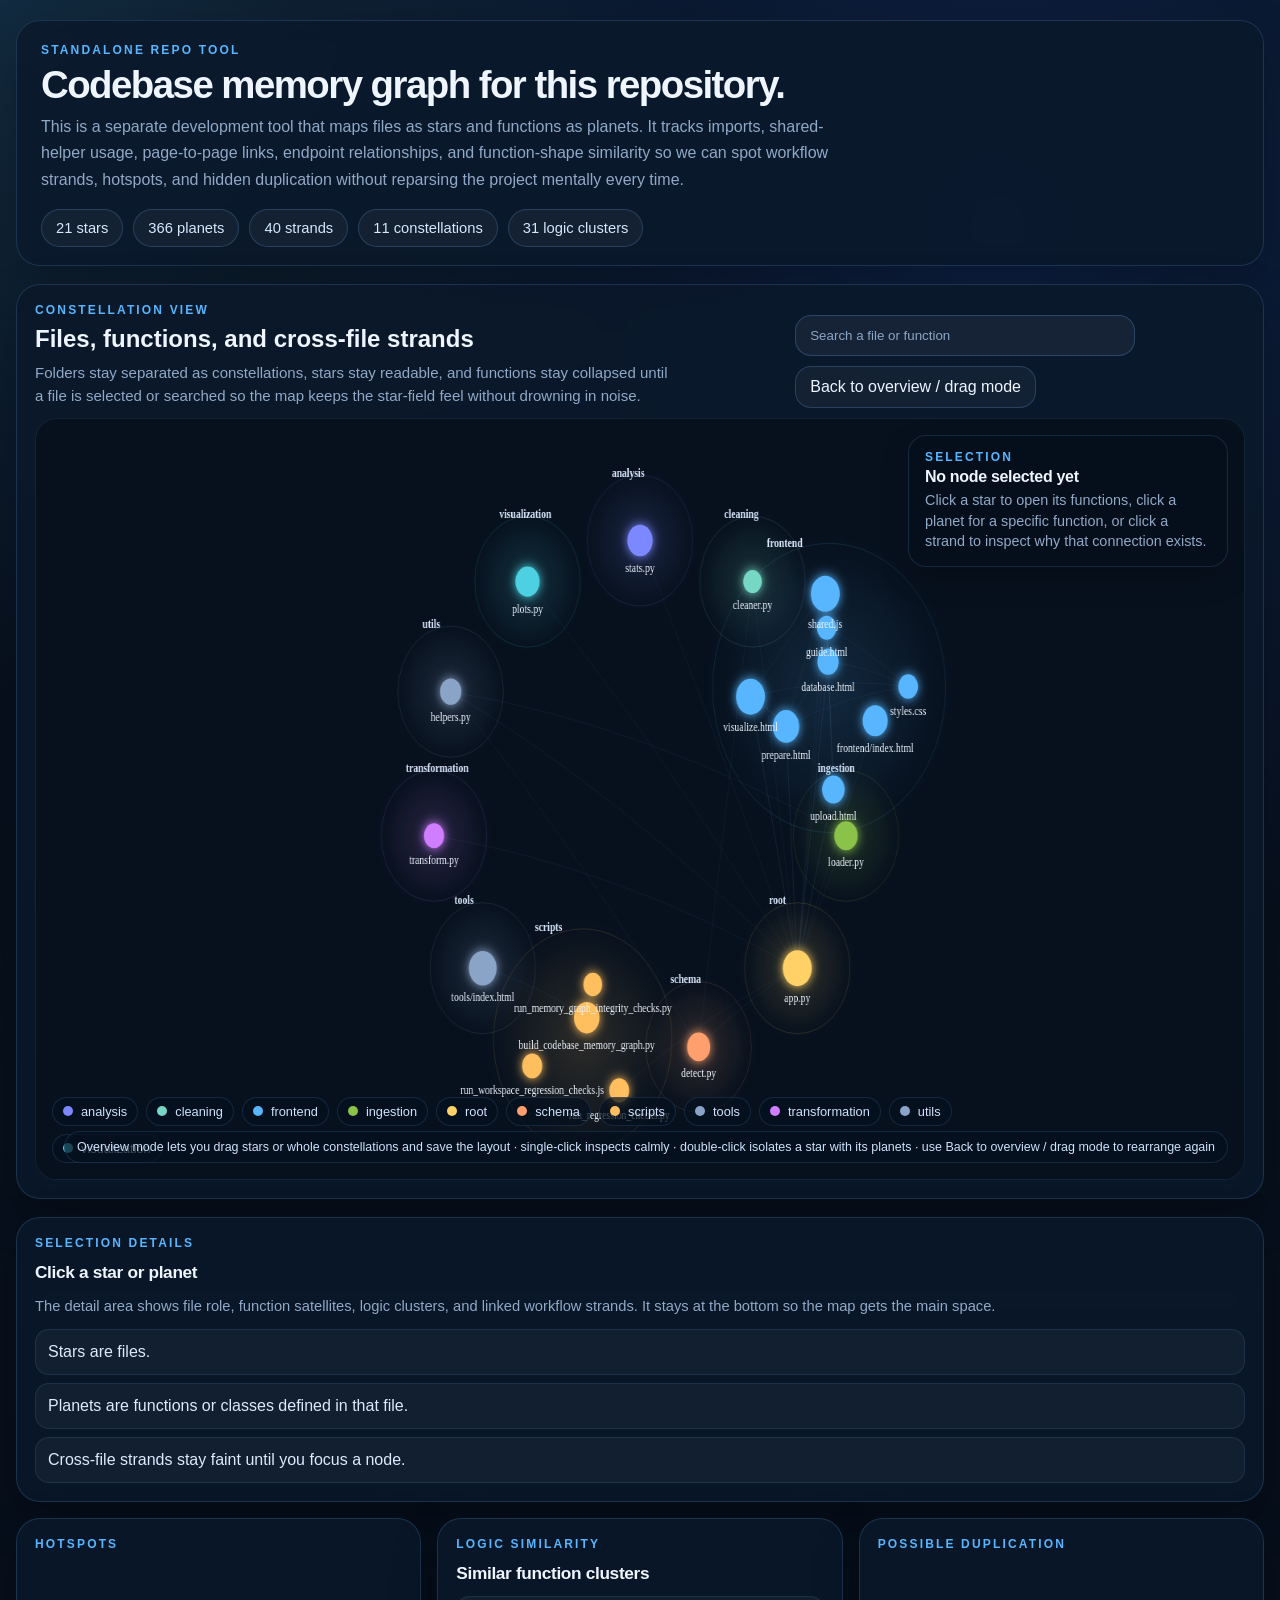
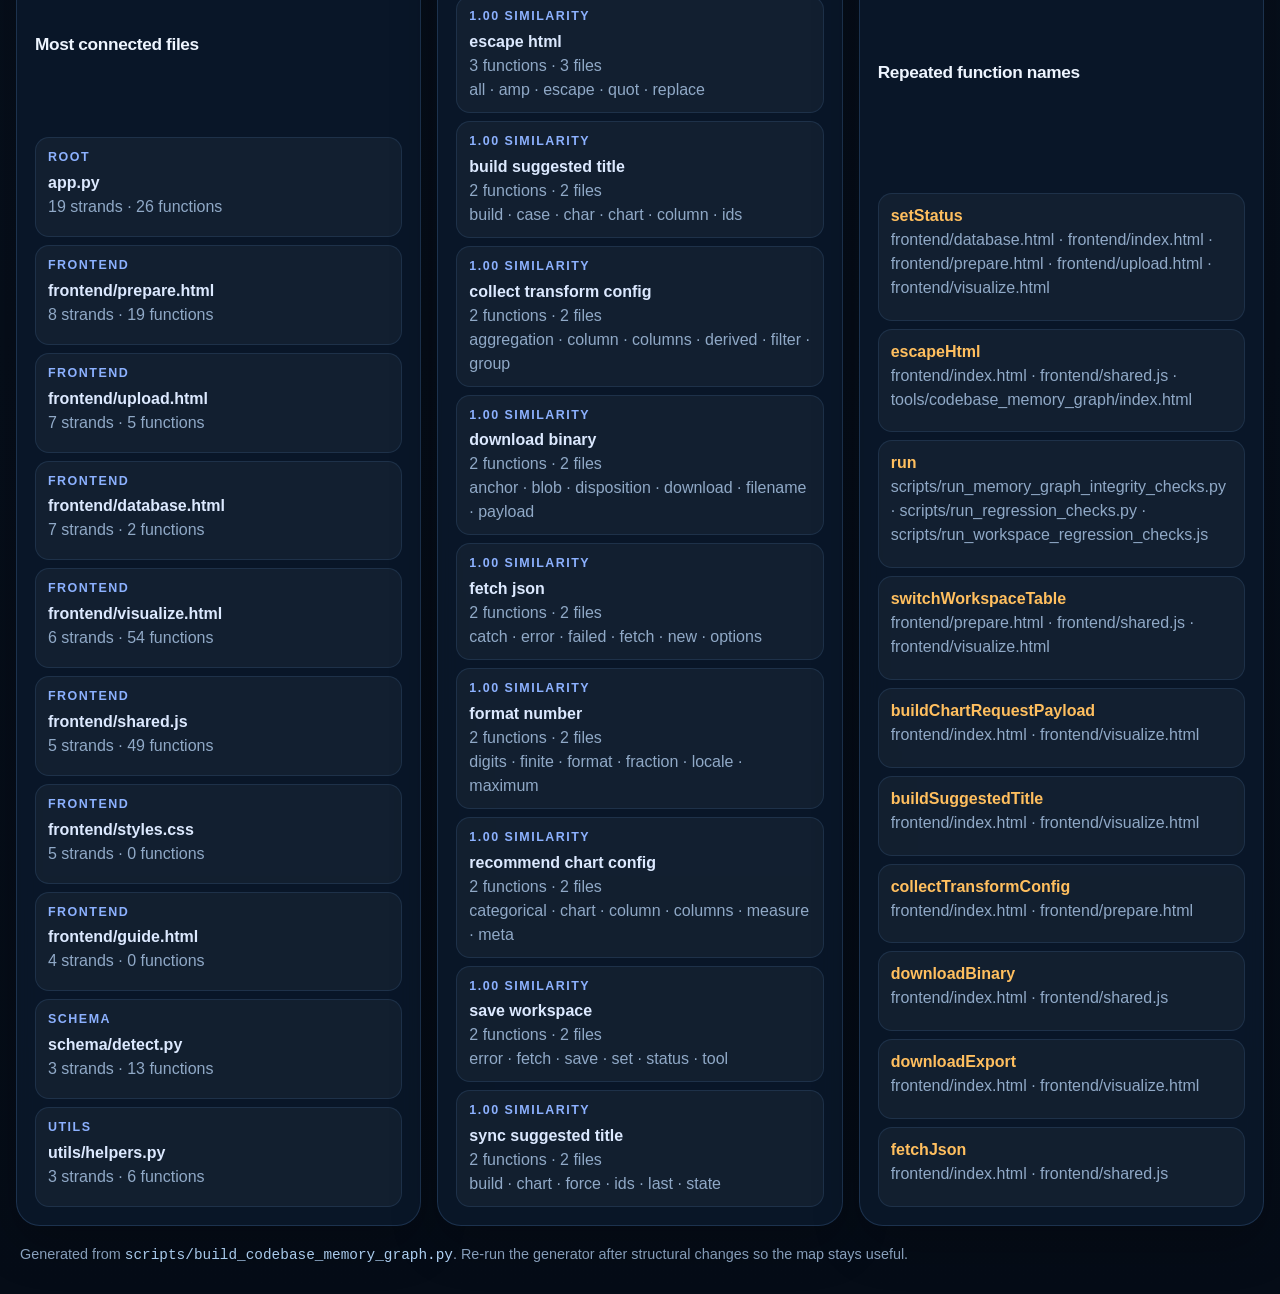
<file: tools/codebase_memory_graph/index.html>
<!DOCTYPE html>
<html lang="en">
<head>
  <meta charset="UTF-8">
  <meta name="viewport" content="width=device-width, initial-scale=1.0">
  <title>Codebase Memory Graph</title>
  <style>
    :root {
      --bg: #06111f;
      --panel: rgba(11, 24, 43, 0.88);
      --panel-strong: rgba(8, 19, 35, 0.94);
      --border: rgba(117, 176, 255, 0.18);
      --text: #eef5ff;
      --muted: #90a9c7;
      --accent: #57b6ff;
      --accent-2: #2d6cff;
      --warning: #ffbf5f;
    }
    * { box-sizing: border-box; }
    body {
      margin: 0;
      min-height: 100vh;
      font-family: "Segoe UI Variable Text", "Segoe UI", sans-serif;
      color: var(--text);
      background:
        radial-gradient(circle at top left, rgba(78, 193, 255, 0.14), transparent 22%),
        radial-gradient(circle at 78% 8%, rgba(45, 108, 255, 0.16), transparent 26%),
        linear-gradient(180deg, #081220 0%, #050c17 100%);
    }
    h1, h2, h3, p { margin: 0; }
    .shell {
      display: grid;
      gap: 18px;
      width: min(1620px, calc(100% - 32px));
      margin: 0 auto;
      padding: 20px 0 28px;
    }
    .panel {
      background: var(--panel);
      border: 1px solid var(--border);
      border-radius: 24px;
      box-shadow: 0 18px 48px rgba(0,0,0,0.24);
      backdrop-filter: blur(10px);
    }
    .hero {
      padding: 22px 24px 18px;
      display: grid;
      gap: 10px;
    }
    .eyebrow {
      color: var(--accent);
      font-size: 0.75rem;
      font-weight: 700;
      letter-spacing: 0.18em;
      text-transform: uppercase;
    }
    .hero h1 {
      font-family: "Segoe UI Variable Display", "Bahnschrift", "Segoe UI", sans-serif;
      font-size: clamp(2rem, 3vw, 3rem);
      line-height: 0.96;
      letter-spacing: -0.04em;
      font-weight: 650;
    }
    .hero p {
      max-width: 92ch;
      color: var(--muted);
      line-height: 1.65;
    }
    .hero-stats {
      display: flex;
      flex-wrap: wrap;
      gap: 10px;
      margin-top: 6px;
    }
    .chip {
      display: inline-flex;
      align-items: center;
      gap: 8px;
      padding: 10px 14px;
      border: 1px solid rgba(117, 176, 255, 0.22);
      border-radius: 999px;
      background: rgba(255,255,255,0.04);
      color: #d7e7ff;
      font-size: 0.92rem;
    }
    .workspace {
      padding: 18px;
      overflow: hidden;
    }
    .workspace-head {
      display: flex;
      justify-content: space-between;
      gap: 16px;
      align-items: end;
      margin-bottom: 10px;
      flex-wrap: wrap;
    }
    .workspace-copy {
      display: grid;
      gap: 8px;
    }
    .workspace-copy p {
      color: var(--muted);
      max-width: 76ch;
      line-height: 1.55;
      font-size: 0.94rem;
    }
    .controls {
      display: flex;
      gap: 10px;
      align-items: center;
      flex-wrap: wrap;
    }
    .search {
      width: min(340px, 100%);
      padding: 12px 14px;
      border-radius: 16px;
      border: 1px solid rgba(117, 176, 255, 0.24);
      background: rgba(255,255,255,0.05);
      color: var(--text);
      outline: none;
    }
    .search::placeholder { color: #8ca6c6; }
    .reset-button {
      border: 1px solid rgba(117, 176, 255, 0.22);
      background: rgba(255,255,255,0.04);
      color: var(--text);
      border-radius: 16px;
      padding: 11px 14px;
      cursor: pointer;
      font: inherit;
    }
    .graph-wrap {
      position: relative;
      border-radius: 22px;
      overflow: hidden;
      background:
        radial-gradient(circle at center, rgba(87, 182, 255, 0.04), transparent 32%),
        linear-gradient(180deg, rgba(7, 17, 31, 0.98), rgba(6, 13, 23, 0.98));
      border: 1px solid rgba(117, 176, 255, 0.12);
      min-height: 760px;
    }
    #graphCanvas {
      width: 100%;
      height: 760px;
      display: block;
      cursor: default;
    }
    .selection-pill {
      position: absolute;
      top: 16px;
      right: 16px;
      width: min(320px, calc(100% - 32px));
      padding: 14px 16px;
      border-radius: 18px;
      background: rgba(5, 15, 28, 0.84);
      border: 1px solid rgba(117, 176, 255, 0.16);
      box-shadow: 0 12px 28px rgba(0,0,0,0.24);
      display: grid;
      gap: 4px;
      z-index: 2;
    }
    .selection-pill h3 {
      font-family: "Segoe UI Variable Display", "Bahnschrift", "Segoe UI", sans-serif;
      font-size: 1rem;
      letter-spacing: -0.02em;
    }
    .selection-pill p {
      color: var(--muted);
      font-size: 0.9rem;
      line-height: 1.45;
    }
    .graph-help {
      position: absolute;
      right: 16px;
      bottom: 16px;
      padding: 8px 12px;
      border-radius: 999px;
      background: rgba(6, 17, 31, 0.72);
      border: 1px solid rgba(117, 176, 255, 0.14);
      color: #cfe1fb;
      font-size: 0.78rem;
      z-index: 2;
    }
    .legend {
      position: absolute;
      left: 16px;
      bottom: 16px;
      display: flex;
      flex-wrap: wrap;
      gap: 8px;
      max-width: calc(100% - 260px);
      z-index: 2;
    }
    .legend-item {
      display: inline-flex;
      align-items: center;
      gap: 8px;
      padding: 6px 10px;
      border-radius: 999px;
      background: rgba(6, 17, 31, 0.72);
      border: 1px solid rgba(117, 176, 255, 0.14);
      color: #cfe1fb;
      font-size: 0.8rem;
    }
    .legend-swatch {
      width: 10px;
      height: 10px;
      border-radius: 999px;
      flex: 0 0 auto;
    }
    .bottom-grid {
      display: grid;
      grid-template-columns: repeat(3, minmax(0, 1fr));
      gap: 16px;
    }
    .detail-card {
      grid-column: 1 / -1;
    }
    .card {
      padding: 18px;
      display: grid;
      gap: 12px;
    }
    .card h2 {
      font-family: "Segoe UI Variable Display", "Bahnschrift", "Segoe UI", sans-serif;
      font-size: 1.08rem;
      letter-spacing: -0.02em;
    }
    .detail-meta {
      color: var(--muted);
      font-size: 0.92rem;
      line-height: 1.55;
    }
    .list, .detail-list {
      display: grid;
      gap: 8px;
      margin: 0;
      padding: 0;
      list-style: none;
    }
    .list li, .detail-list li {
      padding: 10px 12px;
      border-radius: 14px;
      background: rgba(255,255,255,0.04);
      border: 1px solid rgba(117, 176, 255, 0.12);
      color: #dce9ff;
      line-height: 1.5;
    }
    .detail-key {
      color: #8cb1ff;
      font-size: 0.78rem;
      font-weight: 700;
      letter-spacing: 0.12em;
      text-transform: uppercase;
      margin-bottom: 4px;
      display: block;
    }
    .muted {
      color: var(--muted);
    }
    code {
      font-family: "Cascadia Code", "Consolas", monospace;
      color: #b7dbff;
    }
    .duplicate-badge {
      color: var(--warning);
      font-weight: 700;
    }
    .footer-note {
      padding: 0 4px;
      color: var(--muted);
      font-size: 0.9rem;
      line-height: 1.5;
    }
    @media (max-width: 1120px) {
      .bottom-grid {
        grid-template-columns: 1fr;
      }
    }
    @media (max-width: 880px) {
      .graph-wrap {
        min-height: 640px;
      }
      #graphCanvas {
        height: 640px;
      }
      .legend {
        max-width: calc(100% - 32px);
        right: 16px;
      }
      .graph-help {
        display: none;
      }
    }
  </style>
</head>
<body>
  <div class="shell">
    <section class="hero panel">
      <span class="eyebrow">Standalone repo tool</span>
      <h1>Codebase memory graph for this repository.</h1>
      <p>This is a separate development tool that maps files as stars and functions as planets. It tracks imports, shared-helper usage, page-to-page links, endpoint relationships, and function-shape similarity so we can spot workflow strands, hotspots, and hidden duplication without reparsing the project mentally every time.</p>
      <div class="hero-stats" id="heroStats"></div>
    </section>

    <section class="workspace panel">
      <div class="workspace-head">
        <div class="workspace-copy">
          <span class="eyebrow">Constellation view</span>
          <h2>Files, functions, and cross-file strands</h2>
          <p>Folders stay separated as constellations, stars stay readable, and functions stay collapsed until a file is selected or searched so the map keeps the star-field feel without drowning in noise.</p>
        </div>
        <div class="controls">
          <input id="searchInput" class="search" type="text" placeholder="Search a file or function">
          <button id="resetViewButton" class="reset-button" type="button">Back to overview / drag mode</button>
        </div>
      </div>
      <div class="graph-wrap">
        <div class="selection-pill" id="selectionPill">
          <span class="eyebrow">Selection</span>
          <h3>No node selected yet</h3>
          <p>Click a star to open its functions, or click a planet to inspect a specific function.</p>
        </div>
        <canvas id="graphCanvas" width="1500" height="760"></canvas>
        <div class="legend" id="legend"></div>
        <div class="graph-help">Overview mode lets you drag stars and save the layout · clicking a star enters focus mode · use Back to overview / drag mode to rearrange again</div>
      </div>
    </section>

    <section class="bottom-grid">
      <section class="card panel detail-card" id="detailCard">
        <span class="eyebrow">Selection details</span>
        <h2>Click a star or planet</h2>
        <p class="detail-meta">The detail area shows file role, function satellites, logic clusters, and linked workflow strands. It stays at the bottom so the map gets the main space.</p>
        <ul class="detail-list">
          <li>Stars are files.</li>
          <li>Planets are functions or classes defined in that file.</li>
          <li>Cross-file strands stay faint until you focus a node.</li>
        </ul>
      </section>

      <section class="card panel">
        <span class="eyebrow">Hotspots</span>
        <h2>Most connected files</h2>
        <ul class="list" id="hotspotList"></ul>
      </section>

      <section class="card panel">
        <span class="eyebrow">Logic similarity</span>
        <h2>Similar function clusters</h2>
        <ul class="list" id="similarityList"></ul>
      </section>

      <section class="card panel">
        <span class="eyebrow">Possible duplication</span>
        <h2>Repeated function names</h2>
        <ul class="list" id="duplicateList"></ul>
      </section>
    </section>

    <p class="footer-note">Generated from <code>scripts/build_codebase_memory_graph.py</code>. Re-run the generator after structural changes so the map stays useful.</p>
  </div>

  <script>
    const GRAPH = {"files": [{"id": "analysis/stats.py", "path": "analysis/stats.py", "name": "stats.py", "folder": "analysis", "extension": ".py", "lines": 1234, "functions": [{"name": "_tokenize", "line": 9, "kind": "function", "keywords": ["str", "token", "lower", "split", "def", "for", "tokenize"], "fingerprint": ["def", "for", "lower", "split", "str", "token", "tokenize"], "stem": "tokenize"}, {"name": "_round_nested", "line": 13, "kind": "function", "keywords": ["round", "isinstance", "nested", "any", "for", "key", "def", "float"], "fingerprint": ["any", "def", "float", "for", "isinstance", "key", "nested", "round"], "stem": "round nested"}, {"name": "_is_identifier_column", "line": 23, "kind": "function", "keywords": ["series", "column", "len", "lower", "max", "name", "normalized", "nunique"], "fingerprint": ["column", "identifier", "len", "lower", "max", "name", "normalized", "nunique", "series"], "stem": "identifier column"}, {"name": "_column_matches", "line": 30, "kind": "function", "keywords": ["bool", "column", "set", "intersection", "name", "str", "terms", "tokenize"], "fingerprint": ["bool", "column", "intersection", "matches", "name", "set", "str", "terms", "tokenize"], "stem": "column matches"}, {"name": "_format_label", "line": 35, "kind": "function", "keywords": ["sub", "replace", "col", "str", "flags", "ignorecase", "label", "investigation"], "fingerprint": ["col", "flags", "format", "ignorecase", "investigation", "label", "replace", "str", "sub"], "stem": "format label"}, {"name": "_format_dimension_value", "line": 49, "kind": "function", "keywords": ["str", "islower", "isupper", "strip", "title", "any", "def", "dimension"], "fingerprint": ["any", "def", "dimension", "format", "islower", "isupper", "str", "strip", "title", "value"], "stem": "format dimension value"}, {"name": "_is_generic_generated_name", "line": 58, "kind": "function", "keywords": ["bool", "column", "name", "str", "fullmatch", "lower", "strip", "def"], "fingerprint": ["bool", "column", "def", "fullmatch", "generated", "generic", "lower", "name", "str", "strip"], "stem": "generic generated name"}, {"name": "_metric_slot_label", "line": 62, "kind": "function", "keywords": ["field", "primary", "rate", "slot", "count", "backlog", "get", "labels"], "fingerprint": ["backlog", "count", "field", "get", "label", "labels", "metric", "primary", "rate", "slot"], "stem": "metric slot label"}, {"name": "_headline_metric_label", "line": 73, "kind": "function", "keywords": ["intersection", "tokens", "pretty", "slot", "pending", "rate", "backlog", "cases"], "fingerprint": ["backlog", "cases", "headline", "intersection", "label", "metric", "pending", "pretty", "rate", "slot", "tokens"], "stem": "headline metric label"}, {"name": "_metric_choice_map", "line": 115, "kind": "function", "keywords": ["get", "metric", "str", "choices", "column", "slot", "and", "any"], "fingerprint": ["and", "any", "choice", "choices", "column", "get", "map", "metric", "slot", "str"], "stem": "metric choice map"}, {"name": "_format_value", "line": 123, "kind": "function", "keywords": ["numeric", "rstrip", "int", "digits", "float", "integer", "isna", "any"], "fingerprint": ["any", "digits", "float", "format", "int", "integer", "isna", "numeric", "rstrip", "value"], "stem": "format value"}, {"name": "_to_serializable_number", "line": 132, "kind": "function", "keywords": ["int", "numeric", "float", "digits", "integer", "isna", "round", "any"], "fingerprint": ["any", "digits", "float", "int", "integer", "isna", "number", "numeric", "round", "serializable"], "stem": "serializable number"}, {"name": "_numeric_like_ratio", "line": 141, "kind": "function", "keywords": ["float", "like", "numeric", "sample", "series", "str", "astype", "dropna"], "fingerprint": ["astype", "dropna", "float", "like", "numeric", "ratio", "sample", "series", "str"], "stem": "numeric like ratio"}, {"name": "_pick_dimension_column", "line": 149, "kind": "function", "keywords": ["column", "get", "name", "score", "generic", "int", "matches", "semantic"], "fingerprint": ["column", "dimension", "generic", "get", "int", "matches", "name", "pick", "score", "semantic"], "stem": "pick dimension column"}, {"name": "_split_detail_and_total_rows", "line": 207, "kind": "function", "keywords": ["copy", "total", "frame", "mask", "str", "astype", "column", "dimension"], "fingerprint": ["and", "astype", "column", "copy", "detail", "dimension", "frame", "mask", "split", "str", "total"], "stem": "split detail and"}, {"name": "_pick_overall_total_row", "line": 213, "kind": "function", "keywords": ["total", "all", "str", "matches", "astype", "column", "contains", "dimension"], "fingerprint": ["all", "astype", "column", "contains", "dimension", "matches", "overall", "pick", "str", "total"], "stem": "pick overall total"}, {"name": "_score_metric_candidates", "line": 234, "kind": "function", "keywords": ["get", "terms", "column", "role", "set", "weighted", "append", "str"], "fingerprint": ["append", "candidates", "column", "get", "metric", "role", "score", "set", "str", "terms", "weighted"], "stem": "score metric candidates"}, {"name": "_pick_metric_column", "line": 300, "kind": "function", "keywords": ["terms", "str", "exclude", "include", "metric", "ranked", "required", "set"], "fingerprint": ["column", "exclude", "include", "metric", "pick", "ranked", "required", "set", "str", "terms"], "stem": "pick metric column"}, {"name": "_detect_dataset_intent", "line": 320, "kind": "function", "keywords": ["append", "fields", "label", "intent", "and", "reasons", "len", "role"], "fingerprint": ["and", "append", "dataset", "detect", "fields", "intent", "label", "len", "reasons", "role"], "stem": "detect dataset intent"}, {"name": "_top_rankings", "line": 397, "kind": "function", "keywords": ["column", "secondary", "metric", "usable", "format", "row", "dimension", "str"], "fingerprint": ["column", "dimension", "format", "metric", "rankings", "row", "secondary", "str", "top", "usable"], "stem": "top rankings"}, {"name": "_find_supporting_metric", "line": 428, "kind": "function", "keywords": ["terms", "str", "exclude", "metric", "ranked", "required", "weighted", "candidates"], "fingerprint": ["candidates", "exclude", "find", "metric", "ranked", "required", "str", "supporting", "terms", "weighted"], "stem": "find supporting metric"}, {"name": "_build_consistency_checks", "line": 446, "kind": "function", "keywords": ["format", "rate", "get", "label", "numeric", "count", "series", "float"], "fingerprint": ["build", "checks", "consistency", "count", "float", "format", "get", "label", "numeric", "rate", "series"], "stem": "build consistency checks"}, {"name": "_build_anomaly_flags", "line": 541, "kind": "function", "keywords": ["series", "format", "rate", "dimension", "get", "numeric", "detail", "append"], "fingerprint": ["anomaly", "append", "build", "detail", "dimension", "flags", "format", "get", "numeric", "rate", "series"], "stem": "build anomaly flags"}, {"name": "_build_dataset_story", "line": 620, "kind": "function", "keywords": ["column", "rate", "count", "dimension", "format", "pending", "metric", "label"], "fingerprint": ["build", "column", "count", "dataset", "dimension", "format", "label", "metric", "pending", "rate", "story"], "stem": "build dataset story"}, {"name": "_top_correlation_pairs", "line": 959, "kind": "function", "keywords": ["numeric", "columns", "pairs", "left", "right", "round", "correlation", "frame"], "fingerprint": ["columns", "correlation", "frame", "left", "numeric", "pairs", "right", "round", "top"], "stem": "top correlation pairs"}, {"name": "_build_group_comparison", "line": 981, "kind": "function", "keywords": ["str", "series", "columns", "column", "dropna", "float", "round", "gaps"], "fingerprint": ["build", "column", "columns", "comparison", "dropna", "float", "gaps", "group", "round", "series", "str"], "stem": "build group comparison"}, {"name": "_build_validation_recovery", "line": 1018, "kind": "function", "keywords": ["append", "columns", "get", "len", "column", "report", "str", "numeric"], "fingerprint": ["append", "build", "column", "columns", "get", "len", "numeric", "recovery", "report", "str", "validation"], "stem": "build validation recovery"}, {"name": "build_analysis_report", "line": 1117, "kind": "function", "keywords": ["columns", "append", "name", "numeric", "get", "len", "categorical", "meta"], "fingerprint": ["analysis", "append", "build", "categorical", "columns", "get", "len", "meta", "name", "numeric", "report"], "stem": "build analysis report"}, {"name": "add_dominance_flag", "line": 555, "kind": "function", "keywords": ["series", "top", "append", "dimension", "float", "column", "share", "sorted"], "fingerprint": ["add", "append", "column", "dimension", "dominance", "flag", "float", "series", "share", "sorted", "top"], "stem": "add dominance flag"}, {"name": "choose_metric", "line": 670, "kind": "function", "keywords": ["ranked", "column", "slot", "metric", "score", "label", "append", "candidates"], "fingerprint": ["append", "candidates", "choose", "column", "label", "metric", "ranked", "score", "slot"], "stem": "choose metric"}], "classes": [], "imports": [], "helper_refs": [], "api_refs": [], "page_refs": [], "script_refs": [], "style_refs": [], "routes": []}, {"id": "app.py", "path": "app.py", "name": "app.py", "folder": "root", "extension": ".py", "lines": 755, "functions": [{"name": "_json_response", "line": 31, "kind": "function", "keywords": ["any", "code", "jsonify", "make", "payload", "safe", "status", "def"], "fingerprint": ["any", "code", "def", "json", "jsonify", "make", "payload", "response", "safe", "status"], "stem": "json response"}, {"name": "_serialize_dataset_state", "line": 35, "kind": "function", "keywords": ["report", "str", "any", "clean", "cleaning", "filename", "load", "dataset"], "fingerprint": ["any", "clean", "cleaning", "dataset", "filename", "load", "report", "serialize", "state", "str"], "stem": "serialize dataset state"}, {"name": "_resolve_dataset", "line": 50, "kind": "function", "keywords": ["dataset", "get", "state", "clean", "report", "str", "any", "payload"], "fingerprint": ["any", "clean", "dataset", "get", "payload", "report", "resolve", "state", "str"], "stem": "resolve dataset"}, {"name": "_build_transform_payload", "line": 69, "kind": "function", "keywords": ["report", "dataset", "schema", "str", "transformed", "analysis", "cleaning", "filename"], "fingerprint": ["analysis", "build", "cleaning", "dataset", "filename", "payload", "report", "schema", "str", "transform", "transformed"], "stem": "build transform payload"}, {"name": "_format_report_value", "line": 103, "kind": "function", "keywords": ["str", "rstrip", "int", "decimals", "integer", "isinstance", "any", "def"], "fingerprint": ["any", "decimals", "def", "format", "int", "integer", "isinstance", "report", "rstrip", "str", "value"], "stem": "format report value"}, {"name": "_schema_examples", "line": 113, "kind": "function", "keywords": ["column", "str", "schema", "type", "limit", "meta", "any", "def"], "fingerprint": ["any", "column", "def", "examples", "limit", "meta", "schema", "str", "type"], "stem": "schema examples"}, {"name": "_normalise_chart_items", "line": 117, "kind": "function", "keywords": ["chart", "get", "charts", "isinstance", "and", "any", "payload", "str"], "fingerprint": ["and", "any", "chart", "charts", "get", "isinstance", "items", "normalise", "payload", "str"], "stem": "normalise chart items"}, {"name": "_safe_dashboard_columns", "line": 124, "kind": "function", "keywords": ["int", "default", "error", "max", "min", "parsed", "any", "columns"], "fingerprint": ["any", "columns", "dashboard", "default", "error", "int", "max", "min", "parsed", "safe"], "stem": "safe dashboard columns"}, {"name": "_chunked", "line": 132, "kind": "function", "keywords": ["index", "size", "any", "len", "range", "str", "chunked", "def"], "fingerprint": ["any", "chunked", "def", "index", "len", "range", "size", "str"], "stem": "chunked"}, {"name": "_coerce_preview_filter_value", "line": 136, "kind": "function", "keywords": ["any", "dtype", "numeric", "raw", "series", "coerce", "api", "datetime"], "fingerprint": ["any", "api", "coerce", "datetime", "dtype", "filter", "numeric", "preview", "raw", "series"], "stem": "coerce preview filter"}, {"name": "_apply_preview_filter", "line": 144, "kind": "function", "keywords": ["get", "numeric", "filtered", "series", "condition", "coerce", "filter", "preview"], "fingerprint": ["apply", "coerce", "condition", "filter", "filtered", "get", "numeric", "preview", "series"], "stem": "apply preview filter"}, {"name": "_build_chart_bytes", "line": 177, "kind": "function", "keywords": ["chart", "str", "column", "transformed", "format", "options", "output", "schema"], "fingerprint": ["build", "bytes", "chart", "column", "format", "options", "output", "schema", "str", "transformed"], "stem": "build chart bytes"}, {"name": "index", "line": 201, "kind": "function", "keywords": ["directory", "from", "send", "any", "def", "dir", "frontend", "get"], "fingerprint": ["any", "def", "dir", "directory", "from", "frontend", "get", "index", "send"], "stem": "index", "routes": ["/"], "methods": ["GET"], "serves": "frontend/upload.html"}, {"name": "prepare_page", "line": 206, "kind": "function", "keywords": ["directory", "from", "prepare", "send", "any", "def", "dir", "frontend"], "fingerprint": ["any", "def", "dir", "directory", "from", "frontend", "page", "prepare", "send"], "stem": "prepare page", "routes": ["/prepare"], "methods": ["GET"], "serves": "frontend/prepare.html"}, {"name": "database_page", "line": 211, "kind": "function", "keywords": ["database", "directory", "from", "send", "any", "def", "dir", "frontend"], "fingerprint": ["any", "database", "def", "dir", "directory", "from", "frontend", "page", "send"], "stem": "database page", "routes": ["/database"], "methods": ["GET"], "serves": "frontend/database.html"}, {"name": "guide_page", "line": 216, "kind": "function", "keywords": ["directory", "from", "guide", "send", "any", "def", "dir", "frontend"], "fingerprint": ["any", "def", "dir", "directory", "from", "frontend", "guide", "page", "send"], "stem": "guide page", "routes": ["/guide"], "methods": ["GET"], "serves": "frontend/guide.html"}, {"name": "visualize_page", "line": 221, "kind": "function", "keywords": ["directory", "from", "send", "visualize", "any", "def", "dir", "frontend"], "fingerprint": ["any", "def", "dir", "directory", "from", "frontend", "page", "send", "visualize"], "stem": "visualize page", "routes": ["/visualize"], "methods": ["GET"], "serves": "frontend/visualize.html"}, {"name": "health", "line": 226, "kind": "function", "keywords": ["response", "any", "def", "get", "health", "json", "status"], "fingerprint": ["any", "def", "get", "health", "json", "response", "status"], "stem": "health", "routes": ["/health"], "methods": ["GET"]}, {"name": "upload_dataset", "line": 231, "kind": "function", "keywords": ["report", "clean", "load", "schema", "dataset", "cleaning", "raw", "filename"], "fingerprint": ["clean", "cleaning", "dataset", "filename", "load", "raw", "report", "schema", "upload"], "stem": "upload dataset", "routes": ["/api/upload"], "methods": ["POST"]}, {"name": "transform_dataset", "line": 281, "kind": "function", "keywords": ["get", "payload", "report", "dataset", "error", "response", "clean", "cleaning"], "fingerprint": ["clean", "cleaning", "dataset", "error", "get", "payload", "report", "response", "transform"], "stem": "transform dataset", "routes": ["/api/transform"], "methods": ["POST"]}, {"name": "visualize_dataset", "line": 300, "kind": "function", "keywords": ["chart", "get", "column", "type", "transformed", "payload", "schema", "options"], "fingerprint": ["chart", "column", "dataset", "get", "options", "payload", "schema", "transformed", "type", "visualize"], "stem": "visualize dataset", "routes": ["/api/visualize"], "methods": ["POST"]}, {"name": "filtered_preview", "line": 354, "kind": "function", "keywords": ["preview", "get", "filter", "filtered", "apply", "error", "int", "payload"], "fingerprint": ["apply", "error", "filter", "filtered", "get", "int", "payload", "preview"], "stem": "filtered preview", "routes": ["/api/preview"], "methods": ["POST"]}, {"name": "export_dataset", "line": 375, "kind": "function", "keywords": ["get", "csv", "output", "stem", "bytes", "download", "error", "filename"], "fingerprint": ["bytes", "csv", "dataset", "download", "error", "export", "filename", "get", "output", "stem"], "stem": "export dataset", "routes": ["/api/export/dataset"], "methods": ["POST"]}, {"name": "export_chart", "line": 403, "kind": "function", "keywords": ["chart", "get", "column", "payload", "transformed", "type", "bytes", "format"], "fingerprint": ["bytes", "chart", "column", "export", "format", "get", "payload", "transformed", "type"], "stem": "export chart", "routes": ["/api/export/chart"], "methods": ["POST"]}, {"name": "export_dashboard", "line": 444, "kind": "function", "keywords": ["chart", "get", "dashboard", "page", "columns", "charts", "axis", "index"], "fingerprint": ["axis", "chart", "charts", "columns", "dashboard", "export", "get", "index", "page"], "stem": "export dashboard", "routes": ["/api/export/dashboard"], "methods": ["POST"]}, {"name": "export_report", "line": 551, "kind": "function", "keywords": ["get", "report", "append", "lines", "extend", "chart", "join", "format"], "fingerprint": ["append", "chart", "export", "extend", "format", "get", "join", "lines", "report"], "stem": "export report", "routes": ["/api/export/report"], "methods": ["POST"]}], "classes": [], "imports": ["analysis/stats.py", "cleaning/cleaner.py", "ingestion/loader.py", "schema/detect.py", "transformation/transform.py", "utils/helpers.py", "visualization/plots.py"], "helper_refs": [], "api_refs": [], "page_refs": [], "script_refs": [], "style_refs": [], "routes": [{"name": "index", "line": 201, "kind": "function", "keywords": ["directory", "from", "send", "any", "def", "dir", "frontend", "get"], "fingerprint": ["any", "def", "dir", "directory", "from", "frontend", "get", "index", "send"], "stem": "index", "routes": ["/"], "methods": ["GET"], "serves": "frontend/upload.html"}, {"name": "prepare_page", "line": 206, "kind": "function", "keywords": ["directory", "from", "prepare", "send", "any", "def", "dir", "frontend"], "fingerprint": ["any", "def", "dir", "directory", "from", "frontend", "page", "prepare", "send"], "stem": "prepare page", "routes": ["/prepare"], "methods": ["GET"], "serves": "frontend/prepare.html"}, {"name": "database_page", "line": 211, "kind": "function", "keywords": ["database", "directory", "from", "send", "any", "def", "dir", "frontend"], "fingerprint": ["any", "database", "def", "dir", "directory", "from", "frontend", "page", "send"], "stem": "database page", "routes": ["/database"], "methods": ["GET"], "serves": "frontend/database.html"}, {"name": "guide_page", "line": 216, "kind": "function", "keywords": ["directory", "from", "guide", "send", "any", "def", "dir", "frontend"], "fingerprint": ["any", "def", "dir", "directory", "from", "frontend", "guide", "page", "send"], "stem": "guide page", "routes": ["/guide"], "methods": ["GET"], "serves": "frontend/guide.html"}, {"name": "visualize_page", "line": 221, "kind": "function", "keywords": ["directory", "from", "send", "visualize", "any", "def", "dir", "frontend"], "fingerprint": ["any", "def", "dir", "directory", "from", "frontend", "page", "send", "visualize"], "stem": "visualize page", "routes": ["/visualize"], "methods": ["GET"], "serves": "frontend/visualize.html"}, {"name": "health", "line": 226, "kind": "function", "keywords": ["response", "any", "def", "get", "health", "json", "status"], "fingerprint": ["any", "def", "get", "health", "json", "response", "status"], "stem": "health", "routes": ["/health"], "methods": ["GET"]}, {"name": "upload_dataset", "line": 231, "kind": "function", "keywords": ["report", "clean", "load", "schema", "dataset", "cleaning", "raw", "filename"], "fingerprint": ["clean", "cleaning", "dataset", "filename", "load", "raw", "report", "schema", "upload"], "stem": "upload dataset", "routes": ["/api/upload"], "methods": ["POST"]}, {"name": "transform_dataset", "line": 281, "kind": "function", "keywords": ["get", "payload", "report", "dataset", "error", "response", "clean", "cleaning"], "fingerprint": ["clean", "cleaning", "dataset", "error", "get", "payload", "report", "response", "transform"], "stem": "transform dataset", "routes": ["/api/transform"], "methods": ["POST"]}, {"name": "visualize_dataset", "line": 300, "kind": "function", "keywords": ["chart", "get", "column", "type", "transformed", "payload", "schema", "options"], "fingerprint": ["chart", "column", "dataset", "get", "options", "payload", "schema", "transformed", "type", "visualize"], "stem": "visualize dataset", "routes": ["/api/visualize"], "methods": ["POST"]}, {"name": "filtered_preview", "line": 354, "kind": "function", "keywords": ["preview", "get", "filter", "filtered", "apply", "error", "int", "payload"], "fingerprint": ["apply", "error", "filter", "filtered", "get", "int", "payload", "preview"], "stem": "filtered preview", "routes": ["/api/preview"], "methods": ["POST"]}, {"name": "export_dataset", "line": 375, "kind": "function", "keywords": ["get", "csv", "output", "stem", "bytes", "download", "error", "filename"], "fingerprint": ["bytes", "csv", "dataset", "download", "error", "export", "filename", "get", "output", "stem"], "stem": "export dataset", "routes": ["/api/export/dataset"], "methods": ["POST"]}, {"name": "export_chart", "line": 403, "kind": "function", "keywords": ["chart", "get", "column", "payload", "transformed", "type", "bytes", "format"], "fingerprint": ["bytes", "chart", "column", "export", "format", "get", "payload", "transformed", "type"], "stem": "export chart", "routes": ["/api/export/chart"], "methods": ["POST"]}, {"name": "export_dashboard", "line": 444, "kind": "function", "keywords": ["chart", "get", "dashboard", "page", "columns", "charts", "axis", "index"], "fingerprint": ["axis", "chart", "charts", "columns", "dashboard", "export", "get", "index", "page"], "stem": "export dashboard", "routes": ["/api/export/dashboard"], "methods": ["POST"]}, {"name": "export_report", "line": 551, "kind": "function", "keywords": ["get", "report", "append", "lines", "extend", "chart", "join", "format"], "fingerprint": ["append", "chart", "export", "extend", "format", "get", "join", "lines", "report"], "stem": "export report", "routes": ["/api/export/report"], "methods": ["POST"]}]}, {"id": "cleaning/cleaner.py", "path": "cleaning/cleaner.py", "name": "cleaner.py", "folder": "cleaning", "extension": ".py", "lines": 73, "functions": [{"name": "clean_dataframe", "line": 10, "kind": "function", "keywords": ["column", "cleaned", "missing", "fill", "report", "int", "str", "append"], "fingerprint": ["append", "clean", "cleaned", "column", "dataframe", "fill", "int", "missing", "report", "str"], "stem": "clean dataframe"}], "classes": [], "imports": ["schema/detect.py"], "helper_refs": [], "api_refs": [], "page_refs": [], "script_refs": [], "style_refs": [], "routes": []}, {"id": "frontend/database.html", "path": "frontend/database.html", "name": "database.html", "folder": "frontend", "extension": ".html", "lines": 212, "functions": [{"name": "setStatus", "kind": "function", "line": 11, "keywords": ["message", "status", "content", "ids", "set"], "fingerprint": ["content", "ids", "message", "set", "status"], "stem": "set status"}, {"name": "renderSelectedFile", "kind": "function", "line": 15, "keywords": ["ids", "name", "selected", "content", "export", "files", "input", "render"], "fingerprint": ["content", "export", "file", "files", "ids", "input", "name", "render", "selected"], "stem": "render selected file"}], "classes": [], "imports": [], "helper_refs": ["fetchJson", "saveSession"], "api_refs": ["/api/upload"], "page_refs": ["/prepare", "/static/styles.css"], "script_refs": ["frontend/shared.js"], "style_refs": ["frontend/styles.css"], "routes": []}, {"id": "frontend/guide.html", "path": "frontend/guide.html", "name": "guide.html", "folder": "frontend", "extension": ".html", "lines": 124, "functions": [], "classes": [], "imports": [], "helper_refs": [], "api_refs": [], "page_refs": ["/database", "/static/styles.css"], "script_refs": [], "style_refs": ["frontend/styles.css"], "routes": []}, {"id": "frontend/index.html", "path": "frontend/index.html", "name": "frontend/index.html", "folder": "frontend", "extension": ".html", "lines": 1607, "functions": [{"name": "setStatus", "kind": "function", "line": 48, "keywords": ["message", "status", "content", "ids", "set"], "fingerprint": ["content", "ids", "message", "set", "status"], "stem": "set status"}, {"name": "setRecommendation", "kind": "function", "line": 50, "keywords": ["message", "recommendation", "content", "ids", "set"], "fingerprint": ["content", "ids", "message", "recommendation", "set"], "stem": "set recommendation"}, {"name": "escapeHtml", "kind": "function", "line": 54, "keywords": ["all", "replace", "amp", "escape", "quot"], "fingerprint": ["all", "amp", "escape", "html", "quot", "replace"], "stem": "escape html"}, {"name": "formatNumber", "kind": "function", "line": 63, "keywords": ["digits", "numeric", "undefined", "finite", "format", "fraction", "locale", "maximum"], "fingerprint": ["digits", "finite", "format", "fraction", "locale", "maximum", "number", "numeric", "undefined"], "stem": "format number"}, {"name": "truncateValue", "kind": "function", "line": 70, "keywords": ["compact", "limit", "length", "replace", "slice", "trim", "truncate"], "fingerprint": ["compact", "length", "limit", "replace", "slice", "trim", "truncate", "value"], "stem": "truncate value"}, {"name": "setChartDownloadState", "kind": "function", "line": 76, "keywords": ["chart", "enabled", "actions", "download", "hidden", "ids", "set", "state"], "fingerprint": ["actions", "chart", "download", "enabled", "hidden", "ids", "set", "state"], "stem": "set chart download"}, {"name": "buildSuggestedTitle", "kind": "function", "line": 80, "keywords": ["ids", "chart", "type", "column", "build", "case", "char", "slice"], "fingerprint": ["build", "case", "char", "chart", "column", "ids", "slice", "suggested", "title", "type"], "stem": "build suggested title"}, {"name": "syncSuggestedTitle", "kind": "function", "line": 85, "keywords": ["title", "suggested", "chart", "ids", "force", "last", "state", "build"], "fingerprint": ["build", "chart", "force", "ids", "last", "state", "suggested", "sync", "title"], "stem": "sync suggested title"}, {"name": "populateSelect", "kind": "function", "line": 94, "keywords": ["option", "select", "column", "columns", "previous", "empty", "include", "append"], "fingerprint": ["append", "column", "columns", "empty", "include", "option", "populate", "previous", "select"], "stem": "populate select"}, {"name": "populateMultiSelect", "kind": "function", "line": 106, "keywords": ["option", "select", "column", "columns", "previous", "selected", "append", "child"], "fingerprint": ["append", "child", "column", "columns", "multi", "option", "populate", "previous", "select", "selected"], "stem": "populate multi select"}, {"name": "renderSchema", "kind": "function", "line": 118, "keywords": ["meta", "schema", "column", "row", "warnings", "aggregation", "body", "escape"], "fingerprint": ["aggregation", "body", "column", "escape", "meta", "render", "row", "schema", "warnings"], "stem": "render schema"}, {"name": "getColumnsForTypes", "kind": "function", "line": 136, "keywords": ["types", "meta", "name", "schema", "columns", "entries", "filter", "for"], "fingerprint": ["columns", "entries", "filter", "for", "get", "meta", "name", "schema", "types"], "stem": "get columns for"}, {"name": "getColumnsForRoles", "kind": "function", "line": 142, "keywords": ["allowed", "meta", "roles", "types", "includes", "name", "schema", "columns"], "fingerprint": ["allowed", "columns", "for", "get", "includes", "meta", "name", "roles", "schema", "types"], "stem": "get columns for"}, {"name": "uniqueColumns", "kind": "function", "line": 148, "keywords": ["columns", "new", "set", "unique"], "fingerprint": ["columns", "new", "set", "unique"], "stem": "unique columns"}, {"name": "getChartCompatibility", "kind": "function", "line": 152, "keywords": ["columns", "numeric", "for", "schema", "chart", "categorical", "concat", "get"], "fingerprint": ["categorical", "chart", "columns", "compatibility", "concat", "for", "get", "numeric", "schema"], "stem": "get chart compatibility"}, {"name": "syncChartControls", "kind": "function", "line": 219, "keywords": ["column", "compatibility", "ids", "columns", "previous", "chart", "includes", "optional"], "fingerprint": ["chart", "column", "columns", "compatibility", "controls", "ids", "includes", "optional", "previous", "sync"], "stem": "sync chart controls"}, {"name": "ensureChartSelectionValid", "kind": "function", "line": 251, "keywords": ["chart", "valid", "compatibility", "has", "ids", "columns", "the", "column"], "fingerprint": ["chart", "column", "columns", "compatibility", "ensure", "has", "ids", "selection", "the", "valid"], "stem": "ensure chart selection"}, {"name": "recommendChartConfig", "kind": "function", "line": 266, "keywords": ["chart", "columns", "numeric", "measure", "column", "categorical", "meta", "type"], "fingerprint": ["categorical", "chart", "column", "columns", "config", "measure", "meta", "numeric", "recommend", "type"], "stem": "recommend chart config"}, {"name": "applyRecommendedChart", "kind": "function", "line": 337, "keywords": ["recommendation", "column", "chart", "ids", "option", "type", "from", "options"], "fingerprint": ["apply", "chart", "column", "from", "ids", "option", "options", "recommendation", "recommended", "type"], "stem": "apply recommended chart"}, {"name": "renderPreview", "kind": "function", "line": 354, "keywords": ["preview", "rows", "ids", "head", "row", "append", "child", "column"], "fingerprint": ["append", "child", "column", "head", "ids", "preview", "render", "row", "rows"], "stem": "render preview"}, {"name": "renderAnalysis", "kind": "function", "line": 384, "keywords": ["div", "span", "escape", "analysis", "group", "format", "summary", "comparison"], "fingerprint": ["analysis", "comparison", "div", "escape", "format", "group", "render", "span", "summary"], "stem": "render analysis"}, {"name": "updateColumnControls", "kind": "function", "line": 485, "keywords": ["columns", "ids", "populate", "select", "schema", "column", "derived", "aggregation"], "fingerprint": ["aggregation", "column", "columns", "controls", "derived", "ids", "populate", "schema", "select", "update"], "stem": "update column controls"}, {"name": "collectTransformConfig", "kind": "function", "line": 497, "keywords": ["ids", "derived", "columns", "column", "filter", "group", "selected", "aggregation"], "fingerprint": ["aggregation", "collect", "column", "columns", "config", "derived", "filter", "group", "ids", "selected", "transform"], "stem": "collect transform config"}, {"name": "buildChartRequestPayload", "kind": "function", "line": 520, "keywords": ["chart", "ids", "column", "dataset", "state", "config", "format", "title"], "fingerprint": ["build", "chart", "column", "config", "dataset", "format", "ids", "request", "state", "title"], "stem": "build chart request"}, {"name": "fetchJson", "kind": "function", "line": 533, "keywords": ["response", "error", "fetch", "options", "url", "catch", "failed", "new"], "fingerprint": ["catch", "error", "failed", "fetch", "json", "new", "options", "response", "url"], "stem": "fetch json"}, {"name": "applyTransformPreview", "kind": "function", "line": 540, "keywords": ["state", "dataset", "chart", "payload", "preview", "set", "last", "render"], "fingerprint": ["apply", "chart", "dataset", "last", "payload", "preview", "render", "set", "state", "transform"], "stem": "apply transform preview"}, {"name": "downloadBinary", "kind": "function", "line": 635, "keywords": ["response", "url", "anchor", "filename", "payload", "blob", "disposition", "download"], "fingerprint": ["anchor", "binary", "blob", "disposition", "download", "filename", "payload", "response", "url"], "stem": "download binary"}, {"name": "downloadExport", "kind": "function", "line": 657, "keywords": ["dataset", "set", "state", "export", "format", "status", "config", "download"], "fingerprint": ["config", "dataset", "download", "export", "format", "set", "state", "status"], "stem": "download export"}], "classes": [], "imports": [], "helper_refs": [], "api_refs": ["/api/export/chart", "/api/export/dataset", "/api/export/report", "/api/transform", "/api/upload", "/api/visualize"], "page_refs": [], "script_refs": [], "style_refs": [], "routes": []}, {"id": "frontend/prepare.html", "path": "frontend/prepare.html", "name": "prepare.html", "folder": "frontend", "extension": ".html", "lines": 697, "functions": [{"name": "setStatus", "kind": "arrow", "line": 41, "keywords": ["table", "workspace", "ids", "panel", "status", "message", "meta", "render"], "fingerprint": ["ids", "message", "meta", "panel", "render", "set", "status", "table", "workspace"], "stem": "set status"}, {"name": "renderTableWorkspace", "kind": "function", "line": 43, "keywords": ["table", "workspace", "ids", "panel", "meta", "render", "switch", "tabs"], "fingerprint": ["ids", "meta", "panel", "render", "switch", "table", "tabs", "workspace"], "stem": "render table workspace"}, {"name": "switchWorkspaceTable", "kind": "function", "line": 53, "keywords": ["table", "switch", "workspace", "state", "tool", "window"], "fingerprint": ["state", "switch", "table", "tool", "window", "workspace"], "stem": "switch workspace table"}, {"name": "updateColumnControls", "kind": "function", "line": 57, "keywords": ["columns", "ids", "populate", "select", "tool", "window", "column", "derived"], "fingerprint": ["column", "columns", "controls", "derived", "ids", "populate", "select", "tool", "update", "window"], "stem": "update column controls"}, {"name": "cloneConfig", "kind": "function", "line": 67, "keywords": ["config", "clone", "parse", "stringify"], "fingerprint": ["clone", "config", "parse", "stringify"], "stem": "clone config"}, {"name": "configsEqual", "kind": "function", "line": 71, "keywords": ["clone", "config", "left", "right", "stringify", "configs", "equal"], "fingerprint": ["clone", "config", "configs", "equal", "left", "right", "stringify"], "stem": "configs equal"}, {"name": "configHasChanges", "kind": "function", "line": 75, "keywords": ["next", "length", "config", "columns", "aggregations", "boolean", "changes", "derived"], "fingerprint": ["aggregations", "boolean", "changes", "columns", "config", "derived", "has", "length", "next"], "stem": "config has changes"}, {"name": "buildHistoryLabel", "kind": "function", "line": 86, "keywords": ["config", "length", "parts", "columns", "push", "derived", "selected", "column"], "fingerprint": ["build", "column", "columns", "config", "derived", "history", "label", "length", "parts", "push", "selected"], "stem": "build history label"}, {"name": "normaliseHistoryState", "kind": "function", "line": 104, "keywords": ["history", "state", "transform", "config", "index", "current", "length", "label"], "fingerprint": ["config", "current", "history", "index", "label", "length", "normalise", "state", "transform"], "stem": "normalise history state"}, {"name": "populateControlsFromConfig", "kind": "function", "line": 120, "keywords": ["derived", "ids", "right", "filter", "next", "aggregation", "columns", "option"], "fingerprint": ["aggregation", "columns", "controls", "derived", "filter", "from", "ids", "next", "option", "populate", "right"], "stem": "populate controls from"}, {"name": "renderHistory", "kind": "function", "line": 145, "keywords": ["history", "index", "active", "button", "ids", "entry", "transform", "dataset"], "fingerprint": ["active", "button", "dataset", "entry", "history", "ids", "index", "render", "transform"], "stem": "render history"}, {"name": "renderQualityCenter", "kind": "function", "line": 173, "keywords": ["meta", "entries", "name", "role", "empty", "schema", "validation", "concat"], "fingerprint": ["center", "concat", "empty", "entries", "meta", "name", "quality", "render", "role", "schema", "validation"], "stem": "render quality center"}, {"name": "summarizeRoleExamples", "kind": "function", "line": 185, "keywords": ["entries", "count", "extra", "length", "names", "role", "advice", "label"], "fingerprint": ["advice", "count", "entries", "examples", "extra", "label", "length", "names", "role", "summarize"], "stem": "summarize role examples"}, {"name": "renderSession", "kind": "function", "line": 245, "keywords": ["state", "render", "schema", "analysis", "dataset", "ids", "shape", "tool"], "fingerprint": ["analysis", "dataset", "ids", "render", "schema", "session", "shape", "state", "tool"], "stem": "render session"}, {"name": "renderFilteredPreview", "kind": "function", "line": 264, "keywords": ["preview", "ids", "sort", "column", "rows", "tool", "window", "search"], "fingerprint": ["column", "filtered", "ids", "preview", "render", "rows", "search", "sort", "tool", "window"], "stem": "render filtered preview"}, {"name": "collectTransformConfig", "kind": "function", "line": 281, "keywords": ["ids", "derived", "columns", "column", "filter", "group", "selected", "aggregation"], "fingerprint": ["aggregation", "collect", "column", "columns", "config", "derived", "filter", "group", "ids", "selected", "transform"], "stem": "collect transform config"}, {"name": "applyTransformConfig", "kind": "function", "line": 304, "keywords": ["config", "apply", "options", "transform"], "fingerprint": ["apply", "config", "options", "transform"], "stem": "apply transform config"}, {"name": "restoreHistory", "kind": "function", "line": 349, "keywords": ["index", "history", "entry", "transform", "case", "config", "label", "lower"], "fingerprint": ["case", "config", "entry", "history", "index", "label", "lower", "restore", "transform"], "stem": "restore history"}, {"name": "saveWorkspace", "kind": "function", "line": 362, "keywords": ["error", "fetch", "save", "set", "status", "tool", "window", "workspace"], "fingerprint": ["error", "fetch", "save", "set", "status", "tool", "window", "workspace"], "stem": "save workspace"}], "classes": [], "imports": [], "helper_refs": ["escapeHtml", "fetchJson", "filterPreviewRows", "formatNumber", "getPreviewColumns", "populateMultiSelect", "populateSelect", "renderAnalysis", "renderDatasetExplanation", "renderPreview", "renderSchema", "renderWorkspaceTablePanel", "requireSession", "saveSession", "saveWorkspaceFlow", "setStatusText", "summarizePreviewColumns", "switchWorkspaceTable"], "api_refs": ["/api/transform"], "page_refs": ["/static/styles.css", "/visualize"], "script_refs": ["frontend/shared.js"], "style_refs": ["frontend/styles.css"], "routes": []}, {"id": "frontend/shared.js", "path": "frontend/shared.js", "name": "shared.js", "folder": "frontend", "extension": ".js", "lines": 1279, "functions": [{"name": "cloneJson", "kind": "function", "line": 22, "keywords": ["fallback", "catch", "clone", "parse", "stringify", "try", "undefined"], "fingerprint": ["catch", "clone", "fallback", "json", "parse", "stringify", "try", "undefined"], "stem": "clone json"}, {"name": "buildTableRecord", "kind": "function", "line": 31, "keywords": ["record", "build", "table"], "fingerprint": ["build", "record", "table"], "stem": "build table record"}, {"name": "mirrorActiveTableIntoSession", "kind": "function", "line": 56, "keywords": ["session", "table", "active", "next", "tables", "field", "analysis", "dataset"], "fingerprint": ["active", "analysis", "dataset", "field", "mirror", "next", "session", "table", "tables"], "stem": "mirror active table"}, {"name": "syncActiveTableIntoSession", "kind": "function", "line": 80, "keywords": ["table", "session", "dataset", "state", "next", "active", "field", "tables"], "fingerprint": ["active", "dataset", "field", "next", "session", "state", "sync", "table", "tables"], "stem": "sync active table"}, {"name": "createMultiTableSession", "kind": "function", "line": 110, "keywords": ["create", "multi", "options", "session", "table", "tables"], "fingerprint": ["create", "multi", "options", "session", "table", "tables"], "stem": "create multi table"}, {"name": "getWorkspaceTables", "kind": "function", "line": 125, "keywords": ["session", "tables", "get", "workspace"], "fingerprint": ["get", "session", "tables", "workspace"], "stem": "get workspace tables"}, {"name": "getActiveTableRecord", "kind": "function", "line": 129, "keywords": ["table", "tables", "active", "session", "get", "find", "length", "record"], "fingerprint": ["active", "find", "get", "length", "record", "session", "table", "tables"], "stem": "get active table"}, {"name": "setActiveTable", "kind": "function", "line": 136, "keywords": ["session", "table", "active", "current", "tables", "into", "synced", "length"], "fingerprint": ["active", "current", "into", "length", "session", "set", "synced", "table", "tables"], "stem": "set active table"}, {"name": "replaceSessionState", "kind": "function", "line": 145, "keywords": ["state", "target", "session", "next", "key", "assign", "delete", "each"], "fingerprint": ["assign", "delete", "each", "key", "next", "replace", "session", "state", "target"], "stem": "replace session state"}, {"name": "setStatusText", "kind": "function", "line": 156, "keywords": ["target", "message", "content", "set", "status"], "fingerprint": ["content", "message", "set", "status", "target", "text"], "stem": "set status text"}, {"name": "renderWorkspaceTablePanel", "kind": "function", "line": 162, "keywords": ["panel", "meta", "render", "session", "switch", "table", "tabs", "workspace"], "fingerprint": ["meta", "panel", "render", "session", "switch", "table", "tabs", "workspace"], "stem": "render workspace table"}, {"name": "switchWorkspaceTable", "kind": "function", "line": 199, "keywords": ["table", "reload", "state", "switch", "workspace"], "fingerprint": ["reload", "state", "switch", "table", "workspace"], "stem": "switch workspace table"}, {"name": "ensureDatasetState", "kind": "function", "line": 209, "keywords": ["state", "config", "dataset", "ensure", "fetch", "fetcher"], "fingerprint": ["config", "dataset", "ensure", "fetch", "fetcher", "state"], "stem": "ensure dataset state"}, {"name": "saveWorkspaceFlow", "kind": "function", "line": 231, "keywords": ["fetch", "fetcher", "flow", "last", "page", "prepare", "save", "set"], "fingerprint": ["fetch", "fetcher", "flow", "last", "page", "prepare", "save", "set", "workspace"], "stem": "save workspace flow"}, {"name": "stripChartBinary", "kind": "function", "line": 245, "keywords": ["chart", "clone", "delete", "binary", "mime", "strip", "type", "url"], "fingerprint": ["binary", "chart", "clone", "delete", "mime", "strip", "type", "url"], "stem": "strip chart binary"}, {"name": "createStorageSafeSession", "kind": "function", "line": 253, "keywords": ["session", "table", "chart", "next", "synced", "dataset", "state", "charts"], "fingerprint": ["chart", "charts", "create", "dataset", "next", "safe", "session", "state", "storage", "synced", "table"], "stem": "create storage safe"}, {"name": "createMinimalSession", "kind": "function", "line": 287, "keywords": ["chart", "session", "synced", "table", "config", "transform", "column", "dashboard"], "fingerprint": ["chart", "column", "config", "create", "dashboard", "minimal", "session", "synced", "table", "transform"], "stem": "create minimal session"}, {"name": "normalizeSessionShape", "kind": "function", "line": 363, "keywords": ["session", "next", "table", "dashboard", "tables", "active", "columns", "last"], "fingerprint": ["active", "columns", "dashboard", "last", "next", "normalize", "session", "shape", "table", "tables"], "stem": "normalize session shape"}, {"name": "saveSession", "kind": "function", "line": 383, "keywords": ["session", "storage", "catch", "create", "error", "key", "local", "set"], "fingerprint": ["catch", "create", "error", "key", "local", "save", "session", "set", "storage"], "stem": "save session"}, {"name": "loadSession", "kind": "function", "line": 395, "keywords": ["session", "storage", "catch", "get", "key", "load", "local", "normalize"], "fingerprint": ["catch", "get", "key", "load", "local", "normalize", "session", "storage"], "stem": "load session"}, {"name": "clearSession", "kind": "function", "line": 403, "keywords": ["storage", "clear", "key", "local", "remove", "session"], "fingerprint": ["clear", "key", "local", "remove", "session", "storage"], "stem": "clear session"}, {"name": "loadWorkspaces", "kind": "function", "line": 407, "keywords": ["workspace", "session", "last", "page", "parsed", "workspaces", "catch", "get"], "fingerprint": ["catch", "get", "last", "load", "page", "parsed", "session", "workspace", "workspaces"], "stem": "load workspaces"}, {"name": "saveWorkspaces", "kind": "function", "line": 421, "keywords": ["workspaces", "key", "local", "save", "set", "storage", "stringify"], "fingerprint": ["key", "local", "save", "set", "storage", "stringify", "workspaces"], "stem": "save workspaces"}, {"name": "createWorkspaceSnapshot", "kind": "function", "line": 425, "keywords": ["session", "synced", "table", "chart", "config", "dataset", "next", "charts"], "fingerprint": ["chart", "charts", "config", "create", "dataset", "next", "session", "snapshot", "synced", "table", "workspace"], "stem": "create workspace snapshot"}, {"name": "storeWorkspace", "kind": "function", "line": 476, "keywords": ["workspaces", "snapshot", "name", "session", "workspace", "create", "load", "save"], "fingerprint": ["create", "load", "name", "save", "session", "snapshot", "store", "workspace", "workspaces"], "stem": "store workspace"}, {"name": "deleteWorkspace", "kind": "function", "line": 484, "keywords": ["workspace", "workspaces", "delete", "filter", "load", "save"], "fingerprint": ["delete", "filter", "load", "save", "workspace", "workspaces"], "stem": "delete workspace"}, {"name": "getWorkspace", "kind": "function", "line": 488, "keywords": ["workspace", "find", "get", "load", "workspaces"], "fingerprint": ["find", "get", "load", "workspace", "workspaces"], "stem": "get workspace"}, {"name": "escapeHtml", "kind": "function", "line": 492, "keywords": ["all", "replace", "amp", "escape", "quot"], "fingerprint": ["all", "amp", "escape", "html", "quot", "replace"], "stem": "escape html"}, {"name": "formatNumber", "kind": "function", "line": 501, "keywords": ["digits", "numeric", "undefined", "finite", "format", "fraction", "locale", "maximum"], "fingerprint": ["digits", "finite", "format", "fraction", "locale", "maximum", "number", "numeric", "undefined"], "stem": "format number"}, {"name": "truncateValue", "kind": "function", "line": 508, "keywords": ["compact", "limit", "length", "replace", "slice", "trim", "truncate"], "fingerprint": ["compact", "length", "limit", "replace", "slice", "trim", "truncate", "value"], "stem": "truncate value"}, {"name": "humanizeFieldName", "kind": "function", "line": 514, "keywords": ["replace", "base", "col", "investigation", "state", "field", "humanize", "invsgn"], "fingerprint": ["base", "col", "field", "humanize", "investigation", "invsgn", "name", "replace", "state"], "stem": "humanize field name"}, {"name": "getPreviewColumns", "kind": "function", "line": 527, "keywords": ["rows", "columns", "get", "keys", "length", "preview"], "fingerprint": ["columns", "get", "keys", "length", "preview", "rows"], "stem": "get preview columns"}, {"name": "filterPreviewRows", "kind": "function", "line": 532, "keywords": ["rows", "filter", "options", "preview"], "fingerprint": ["filter", "options", "preview", "rows"], "stem": "filter preview rows"}, {"name": "summarizePreviewColumns", "kind": "function", "line": 565, "keywords": ["column", "columns", "map", "numeric", "unique", "format", "label", "length"], "fingerprint": ["column", "columns", "format", "label", "length", "map", "numeric", "preview", "summarize", "unique"], "stem": "summarize preview columns"}, {"name": "populateSelect", "kind": "function", "line": 585, "keywords": ["option", "select", "column", "columns", "previous", "empty", "include", "append"], "fingerprint": ["append", "column", "columns", "empty", "include", "option", "populate", "previous", "select"], "stem": "populate select"}, {"name": "populateMultiSelect", "kind": "function", "line": 597, "keywords": ["option", "select", "column", "columns", "previous", "selected", "append", "child"], "fingerprint": ["append", "child", "column", "columns", "multi", "option", "populate", "previous", "select", "selected"], "stem": "populate multi select"}, {"name": "renderSchema", "kind": "function", "line": 609, "keywords": ["meta", "column", "row", "schema", "tbody", "warnings", "aggregation", "escape"], "fingerprint": ["aggregation", "column", "escape", "meta", "render", "row", "schema", "tbody", "warnings"], "stem": "render schema"}, {"name": "renderPreview", "kind": "function", "line": 627, "keywords": ["rows", "head", "meta", "row", "append", "body", "child", "column"], "fingerprint": ["append", "body", "child", "column", "head", "meta", "preview", "render", "row", "rows"], "stem": "render preview"}, {"name": "renderDatasetExplanation", "kind": "function", "line": 662, "keywords": ["name", "count", "fields", "div", "choice", "length", "map", "dimension"], "fingerprint": ["choice", "count", "dataset", "dimension", "div", "explanation", "fields", "length", "map", "name", "render"], "stem": "render dataset explanation"}, {"name": "renderAnalysis", "kind": "function", "line": 804, "keywords": ["div", "escape", "span", "story", "analysis", "dataset", "group", "join"], "fingerprint": ["analysis", "dataset", "div", "escape", "group", "join", "render", "span", "story"], "stem": "render analysis"}, {"name": "summarizeWarnings", "kind": "function", "line": 809, "keywords": ["warnings", "summaries", "warning", "geography", "labels", "length", "used", "charts"], "fingerprint": ["charts", "geography", "labels", "length", "summaries", "summarize", "used", "warning", "warnings"], "stem": "summarize warnings"}, {"name": "getColumnsForTypes", "kind": "function", "line": 1024, "keywords": ["types", "meta", "name", "schema", "columns", "entries", "filter", "for"], "fingerprint": ["columns", "entries", "filter", "for", "get", "meta", "name", "schema", "types"], "stem": "get columns for"}, {"name": "getColumnsForRoles", "kind": "function", "line": 1030, "keywords": ["allowed", "meta", "roles", "types", "includes", "name", "schema", "columns"], "fingerprint": ["allowed", "columns", "for", "get", "includes", "meta", "name", "roles", "schema", "types"], "stem": "get columns for"}, {"name": "uniqueColumns", "kind": "function", "line": 1036, "keywords": ["columns", "new", "set", "unique"], "fingerprint": ["columns", "new", "set", "unique"], "stem": "unique columns"}, {"name": "getChartCompatibility", "kind": "function", "line": 1040, "keywords": ["columns", "numeric", "optional", "for", "row", "schema", "categorical", "chart"], "fingerprint": ["categorical", "chart", "columns", "compatibility", "for", "get", "numeric", "optional", "row", "schema"], "stem": "get chart compatibility"}, {"name": "recommendChartConfig", "kind": "function", "line": 1132, "keywords": ["chart", "column", "columns", "numeric", "measure", "categorical", "meta", "type"], "fingerprint": ["categorical", "chart", "column", "columns", "config", "measure", "meta", "numeric", "recommend", "type"], "stem": "recommend chart config"}, {"name": "fetchJson", "kind": "function", "line": 1204, "keywords": ["response", "error", "fetch", "options", "url", "catch", "failed", "new"], "fingerprint": ["catch", "error", "failed", "fetch", "json", "new", "options", "response", "url"], "stem": "fetch json"}, {"name": "downloadBinary", "kind": "function", "line": 1211, "keywords": ["response", "url", "anchor", "filename", "payload", "blob", "disposition", "download"], "fingerprint": ["anchor", "binary", "blob", "disposition", "download", "filename", "payload", "response", "url"], "stem": "download binary"}, {"name": "requireSession", "kind": "function", "line": 1233, "keywords": ["session", "redirect", "href", "load", "location", "require", "window"], "fingerprint": ["href", "load", "location", "redirect", "require", "session", "window"], "stem": "require session"}], "classes": [], "imports": [], "helper_refs": [], "api_refs": ["/api/transform"], "page_refs": [], "script_refs": [], "style_refs": [], "routes": []}, {"id": "frontend/styles.css", "path": "frontend/styles.css", "name": "styles.css", "folder": "frontend", "extension": ".css", "lines": 2180, "functions": [], "classes": [], "imports": [], "helper_refs": [], "api_refs": [], "page_refs": [], "script_refs": [], "style_refs": [], "routes": []}, {"id": "frontend/upload.html", "path": "frontend/upload.html", "name": "upload.html", "folder": "frontend", "extension": ".html", "lines": 269, "functions": [{"name": "setStatus", "kind": "function", "line": 12, "keywords": ["message", "status", "content", "ids", "set"], "fingerprint": ["content", "ids", "message", "set", "status"], "stem": "set status"}, {"name": "renderSelectedFile", "kind": "function", "line": 16, "keywords": ["files", "ids", "length", "name", "selected", "content", "from", "input"], "fingerprint": ["content", "file", "files", "from", "ids", "input", "length", "name", "render", "selected"], "stem": "render selected file"}, {"name": "renderSessionSummary", "kind": "function", "line": 27, "keywords": ["session", "ids", "button", "resume", "tool", "window", "attribute", "style"], "fingerprint": ["attribute", "button", "ids", "render", "resume", "session", "style", "summary", "tool", "window"], "stem": "render session summary"}, {"name": "renderWorkspaceList", "kind": "function", "line": 50, "keywords": ["workspace", "button", "window", "tool", "div", "saved", "delete", "workspaces"], "fingerprint": ["button", "delete", "div", "list", "render", "saved", "tool", "window", "workspace", "workspaces"], "stem": "render workspace list"}, {"name": "uploadSingleFile", "kind": "function", "line": 93, "keywords": ["payload", "dataset", "form", "config", "transform", "analysis", "chart", "dashboard"], "fingerprint": ["analysis", "chart", "config", "dashboard", "dataset", "file", "form", "payload", "single", "transform", "upload"], "stem": "upload single file"}], "classes": [], "imports": [], "helper_refs": ["clearSession", "createMultiTableSession", "deleteWorkspace", "escapeHtml", "fetchJson", "formatNumber", "getWorkspace", "loadSession", "loadWorkspaces", "saveSession"], "api_refs": ["/api/upload"], "page_refs": ["/database", "/guide", "/prepare", "/static/styles.css"], "script_refs": ["frontend/shared.js"], "style_refs": ["frontend/styles.css"], "routes": []}, {"id": "frontend/visualize.html", "path": "frontend/visualize.html", "name": "visualize.html", "folder": "frontend", "extension": ".html", "lines": 1603, "functions": [{"name": "setStatus", "kind": "arrow", "line": 87, "keywords": ["table", "workspace", "ids", "panel", "status", "message", "meta", "render"], "fingerprint": ["ids", "message", "meta", "panel", "render", "set", "status", "table", "workspace"], "stem": "set status"}, {"name": "renderTableWorkspace", "kind": "function", "line": 89, "keywords": ["table", "workspace", "ids", "panel", "meta", "render", "switch", "tabs"], "fingerprint": ["ids", "meta", "panel", "render", "switch", "table", "tabs", "workspace"], "stem": "render table workspace"}, {"name": "switchWorkspaceTable", "kind": "function", "line": 99, "keywords": ["table", "switch", "workspace", "state", "tool", "window"], "fingerprint": ["state", "switch", "table", "tool", "window", "workspace"], "stem": "switch workspace table"}, {"name": "setRecommendation", "kind": "function", "line": 103, "keywords": ["message", "recommendation", "content", "ids", "set"], "fingerprint": ["content", "ids", "message", "recommendation", "set"], "stem": "set recommendation"}, {"name": "toChartId", "kind": "function", "line": 107, "keywords": ["chart", "date", "math", "now", "random", "slice"], "fingerprint": ["chart", "date", "math", "now", "random", "slice"], "stem": "chart"}, {"name": "defaultChartOptions", "kind": "function", "line": 111, "keywords": ["auto", "aggregation", "bins", "blue", "chart", "column", "decimal", "default"], "fingerprint": ["aggregation", "auto", "bins", "blue", "chart", "column", "decimal", "default", "options"], "stem": "default chart options"}, {"name": "getSavedCharts", "kind": "function", "line": 125, "keywords": ["charts", "get", "saved", "state"], "fingerprint": ["charts", "get", "saved", "state"], "stem": "get saved charts"}, {"name": "getActiveChart", "kind": "function", "line": 129, "keywords": ["chart", "active", "get", "charts", "find", "saved", "state"], "fingerprint": ["active", "chart", "charts", "find", "get", "saved", "state"], "stem": "get active chart"}, {"name": "buildChartLabelFromPayload", "kind": "function", "line": 133, "keywords": ["chart", "like", "column", "title", "build", "from", "label", "payload"], "fingerprint": ["build", "chart", "column", "from", "label", "like", "payload", "title"], "stem": "build chart label"}, {"name": "filtersEqual", "kind": "function", "line": 139, "keywords": ["left", "right", "stringify", "equal", "filters"], "fingerprint": ["equal", "filters", "left", "right", "stringify"], "stem": "filters equal"}, {"name": "buildChartComparisonPayload", "kind": "function", "line": 143, "keywords": ["chart", "column", "options", "format", "note", "title", "type", "build"], "fingerprint": ["build", "chart", "column", "comparison", "format", "note", "options", "title", "type"], "stem": "build chart comparison"}, {"name": "persistState", "kind": "function", "line": 156, "keywords": ["state", "chart", "dashboard", "active", "columns", "mode", "config", "get"], "fingerprint": ["active", "chart", "columns", "config", "dashboard", "get", "mode", "persist", "state"], "stem": "persist state"}, {"name": "normaliseLegacyCharts", "kind": "function", "line": 164, "keywords": ["chart", "session", "charts", "config", "state", "index", "legacy", "options"], "fingerprint": ["chart", "charts", "config", "index", "legacy", "normalise", "options", "session", "state"], "stem": "normalise legacy charts"}, {"name": "renderChartMarkup", "kind": "function", "line": 185, "keywords": ["chart", "format", "title", "url", "div", "escape", "iframe", "label"], "fingerprint": ["chart", "div", "escape", "format", "iframe", "label", "markup", "render", "title", "url"], "stem": "render chart markup"}, {"name": "updateViewModeButtons", "kind": "function", "line": 195, "keywords": ["dashboard", "grid", "state", "mode", "button", "ids", "toggle", "single"], "fingerprint": ["button", "dashboard", "grid", "ids", "mode", "single", "state", "toggle", "update", "view"], "stem": "update view mode"}, {"name": "populateFormFromChart", "kind": "function", "line": 211, "keywords": ["chart", "ids", "options", "column", "format", "label", "title", "type"], "fingerprint": ["chart", "column", "form", "format", "from", "ids", "label", "options", "populate", "title", "type"], "stem": "populate form from"}, {"name": "renderPreviewForActiveChart", "kind": "function", "line": 232, "keywords": ["preview", "rows", "chart", "filtered", "ids", "active", "tool", "window"], "fingerprint": ["active", "chart", "filtered", "for", "ids", "preview", "render", "rows", "tool", "window"], "stem": "render preview for"}, {"name": "updateChartEditState", "kind": "function", "line": 254, "keywords": ["chart", "active", "form", "payload", "edit", "ids", "state", "build"], "fingerprint": ["active", "build", "chart", "edit", "form", "ids", "payload", "state", "update"], "stem": "update chart edit"}, {"name": "renderChartFilterPanel", "kind": "function", "line": 271, "keywords": ["filter", "chart", "active", "preview", "ids", "disabled", "plot", "conditions"], "fingerprint": ["active", "chart", "conditions", "disabled", "filter", "ids", "plot", "preview", "render"], "stem": "render chart filter"}, {"name": "updateChartOptionVisibility", "kind": "function", "line": 318, "keywords": ["chart", "show", "type", "ids", "column", "block", "display", "heatmap"], "fingerprint": ["block", "chart", "column", "display", "heatmap", "ids", "option", "show", "type", "update"], "stem": "update chart option"}, {"name": "getColumnMeta", "kind": "function", "line": 335, "keywords": ["column", "name", "get", "meta", "schema", "state"], "fingerprint": ["column", "get", "meta", "name", "schema", "state"], "stem": "get column meta"}, {"name": "describeColumn", "kind": "function", "line": 339, "keywords": ["field", "column", "meta", "role", "measure", "name", "category", "constant"], "fingerprint": ["category", "column", "constant", "describe", "field", "measure", "meta", "name", "role"], "stem": "describe column"}, {"name": "buildChartExplanation", "kind": "function", "line": 357, "keywords": ["the", "chart", "meta", "note", "column", "shows", "add", "description"], "fingerprint": ["add", "build", "chart", "column", "description", "explanation", "meta", "note", "shows", "the"], "stem": "build chart explanation"}, {"name": "addNote", "kind": "function", "line": 376, "keywords": ["note", "add", "set", "extra", "has", "notes", "push"], "fingerprint": ["add", "extra", "has", "note", "notes", "push", "set"], "stem": "add note"}, {"name": "addMissingNote", "kind": "function", "line": 382, "keywords": ["warning", "add", "meta", "missing", "note", "find", "high", "includes"], "fingerprint": ["add", "find", "high", "includes", "meta", "missing", "note", "warning"], "stem": "add missing note"}, {"name": "renderActiveChartSummary", "kind": "function", "line": 487, "keywords": ["chart", "active", "div", "strong", "meaning", "options", "explanation", "helper"], "fingerprint": ["active", "chart", "div", "explanation", "helper", "meaning", "options", "render", "strong"], "stem": "render active chart"}, {"name": "setActiveChart", "kind": "function", "line": 547, "keywords": ["chart", "active", "form", "charts", "error", "render", "saved", "set"], "fingerprint": ["active", "chart", "charts", "error", "form", "render", "saved", "set"], "stem": "set active chart"}, {"name": "removeChart", "kind": "function", "line": 562, "keywords": ["chart", "charts", "state", "saved", "active", "removed", "filter", "from"], "fingerprint": ["active", "chart", "charts", "filter", "from", "remove", "removed", "saved", "state"], "stem": "remove chart"}, {"name": "renameActiveChart", "kind": "function", "line": 572, "keywords": ["chart", "name", "active", "next", "set", "status", "before", "charts"], "fingerprint": ["active", "before", "chart", "charts", "name", "next", "rename", "set", "status"], "stem": "rename active chart"}, {"name": "saveActiveChartNote", "kind": "function", "line": 590, "keywords": ["chart", "active", "note", "the", "for", "saved", "set", "status"], "fingerprint": ["active", "chart", "for", "note", "save", "saved", "set", "status", "the"], "stem": "save active chart"}, {"name": "duplicateActiveChart", "kind": "function", "line": 602, "keywords": ["chart", "active", "charts", "saved", "duplicate", "get", "index", "label"], "fingerprint": ["active", "chart", "charts", "duplicate", "get", "index", "label", "saved"], "stem": "duplicate active chart"}, {"name": "moveActiveChart", "kind": "function", "line": 624, "keywords": ["chart", "charts", "index", "active", "direction", "moved", "target", "current"], "fingerprint": ["active", "chart", "charts", "current", "direction", "index", "move", "moved", "target"], "stem": "move active chart"}, {"name": "buildSuggestedTitle", "kind": "function", "line": 645, "keywords": ["ids", "chart", "type", "column", "build", "case", "char", "slice"], "fingerprint": ["build", "case", "char", "chart", "column", "ids", "slice", "suggested", "title", "type"], "stem": "build suggested title"}, {"name": "syncSuggestedTitle", "kind": "function", "line": 650, "keywords": ["title", "suggested", "chart", "ids", "force", "last", "state", "build"], "fingerprint": ["build", "chart", "force", "ids", "last", "state", "suggested", "sync", "title"], "stem": "sync suggested title"}, {"name": "syncChartControls", "kind": "function", "line": 659, "keywords": ["column", "compatibility", "ids", "row", "columns", "previous", "chart", "includes"], "fingerprint": ["chart", "column", "columns", "compatibility", "controls", "ids", "includes", "previous", "row", "sync"], "stem": "sync chart controls"}, {"name": "applyRecommendation", "kind": "function", "line": 691, "keywords": ["recommendation", "column", "chart", "ids", "option", "from", "options", "some"], "fingerprint": ["apply", "chart", "column", "from", "ids", "option", "options", "recommendation", "some"], "stem": "apply recommendation"}, {"name": "renderSavedCharts", "kind": "function", "line": 706, "keywords": ["chart", "active", "ids", "charts", "card", "length", "tab", "disabled"], "fingerprint": ["active", "card", "chart", "charts", "disabled", "ids", "length", "render", "saved", "tab"], "stem": "render saved charts"}, {"name": "renderPage", "kind": "function", "line": 790, "keywords": ["dataset", "chart", "render", "state", "active", "charts", "columns", "content"], "fingerprint": ["active", "chart", "charts", "columns", "content", "dataset", "page", "render", "state"], "stem": "render page"}, {"name": "buildChartRequestPayload", "kind": "function", "line": 802, "keywords": ["ids", "chart", "column", "state", "dataset", "options", "aggregation", "bins"], "fingerprint": ["aggregation", "bins", "build", "chart", "column", "dataset", "ids", "options", "request", "state"], "stem": "build chart request"}, {"name": "applyRequestPayloadToForm", "kind": "function", "line": 828, "keywords": ["payload", "request", "chart", "ids", "column", "options", "option", "row"], "fingerprint": ["apply", "chart", "column", "ids", "option", "options", "payload", "request", "row"], "stem": "apply request payload"}, {"name": "getSafeChartRequestPayload", "kind": "function", "line": 855, "keywords": ["payload", "request", "column", "chart", "compatibility", "options", "row", "notes"], "fingerprint": ["chart", "column", "compatibility", "get", "notes", "options", "payload", "request", "row", "safe"], "stem": "get safe chart"}, {"name": "createSavedChart", "kind": "function", "line": 919, "keywords": ["payload", "chart", "request", "label", "options", "preview", "filtered", "note"], "fingerprint": ["chart", "create", "filtered", "label", "note", "options", "payload", "preview", "request", "saved"], "stem": "create saved chart"}, {"name": "updateSavedChart", "kind": "function", "line": 934, "keywords": ["label", "chart", "payload", "existing", "current", "request", "auto", "options"], "fingerprint": ["auto", "chart", "current", "existing", "label", "options", "payload", "request", "saved", "update"], "stem": "update saved chart"}, {"name": "buildStoredChartPayload", "kind": "function", "line": 954, "keywords": ["chart", "state", "column", "dataset", "options", "config", "format", "note"], "fingerprint": ["build", "chart", "column", "config", "dataset", "format", "note", "options", "state", "stored"], "stem": "build stored chart"}, {"name": "ensureChartRendered", "kind": "function", "line": 969, "keywords": ["chart", "payload", "plot", "type", "mime", "url", "api", "application"], "fingerprint": ["api", "application", "chart", "ensure", "mime", "payload", "plot", "rendered", "type", "url"], "stem": "ensure chart rendered"}, {"name": "applyChartPreviewFilter", "kind": "function", "line": 985, "keywords": ["chart", "filter", "preview", "active", "label", "payload", "state", "dataset"], "fingerprint": ["active", "apply", "chart", "dataset", "filter", "label", "payload", "preview", "state"], "stem": "apply chart preview"}, {"name": "clearActivePreviewFilter", "kind": "function", "line": 1022, "keywords": ["active", "chart", "preview", "filter", "filtered", "render", "set", "status"], "fingerprint": ["active", "chart", "clear", "filter", "filtered", "preview", "render", "set", "status"], "stem": "clear active preview"}, {"name": "hydrateSavedCharts", "kind": "function", "line": 1037, "keywords": ["chart", "charts", "saved", "state", "hydrating", "missing", "set", "status"], "fingerprint": ["chart", "charts", "hydrate", "hydrating", "missing", "saved", "set", "state", "status"], "stem": "hydrate saved charts"}, {"name": "renderChart", "kind": "function", "line": 1060, "keywords": ["chart", "active", "saved", "payload", "update", "state", "charts", "request"], "fingerprint": ["active", "chart", "charts", "payload", "render", "request", "saved", "state", "update"], "stem": "render chart"}, {"name": "resetChartFormToActive", "kind": "function", "line": 1094, "keywords": ["chart", "active", "form", "reset", "set", "status", "choose", "edit"], "fingerprint": ["active", "chart", "choose", "edit", "form", "reset", "set", "status"], "stem": "reset chart form"}, {"name": "saveWorkspace", "kind": "function", "line": 1105, "keywords": ["error", "fetch", "save", "set", "status", "tool", "window", "workspace"], "fingerprint": ["error", "fetch", "save", "set", "status", "tool", "window", "workspace"], "stem": "save workspace"}, {"name": "downloadChart", "kind": "function", "line": 1118, "keywords": ["chart", "active", "state", "column", "dataset", "format", "options", "set"], "fingerprint": ["active", "chart", "column", "dataset", "download", "format", "options", "set", "state"], "stem": "download chart"}, {"name": "downloadExport", "kind": "function", "line": 1146, "keywords": ["state", "dataset", "format", "charts", "config", "download", "endpoint", "error"], "fingerprint": ["charts", "config", "dataset", "download", "endpoint", "error", "export", "format", "state"], "stem": "download export"}, {"name": "downloadDashboard", "kind": "function", "line": 1159, "keywords": ["dashboard", "state", "charts", "dataset", "set", "status", "columns", "config"], "fingerprint": ["charts", "columns", "config", "dashboard", "dataset", "download", "set", "state", "status"], "stem": "download dashboard"}], "classes": [], "imports": [], "helper_refs": ["downloadBinary", "escapeHtml", "fetchJson", "filterPreviewRows", "formatNumber", "getChartCompatibility", "getPreviewColumns", "populateSelect", "recommendChartConfig", "renderPreview", "renderWorkspaceTablePanel", "requireSession", "saveSession", "saveWorkspaceFlow", "setStatusText", "summarizePreviewColumns", "switchWorkspaceTable"], "api_refs": ["/api/export/chart", "/api/export/dashboard", "/api/export/dataset", "/api/export/report", "/api/preview", "/api/visualize"], "page_refs": ["/prepare", "/static/styles.css"], "script_refs": ["frontend/shared.js"], "style_refs": ["frontend/styles.css"], "routes": []}, {"id": "ingestion/loader.py", "path": "ingestion/loader.py", "name": "loader.py", "folder": "ingestion", "extension": ".py", "lines": 555, "functions": [{"name": "_decode_text", "line": 19, "kind": "function", "keywords": ["decode", "bytes", "utf", "encoding", "raw", "str", "continue", "def"], "fingerprint": ["bytes", "continue", "decode", "def", "encoding", "raw", "str", "text", "utf"], "stem": "decode text"}, {"name": "_looks_like_unparsed_delimited_frame", "line": 29, "kind": "function", "keywords": ["any", "delimiter", "for", "str", "astype", "column", "dropna", "frame"], "fingerprint": ["any", "astype", "column", "delimiter", "dropna", "for", "frame", "like", "looks", "str", "unparsed"], "stem": "looks like unparsed"}, {"name": "_generated_header_names", "line": 41, "kind": "function", "keywords": ["names", "str", "columns", "append", "first", "remaining", "binary", "astype"], "fingerprint": ["append", "astype", "binary", "columns", "first", "generated", "header", "names", "remaining", "str"], "stem": "generated header names"}, {"name": "_headers_look_like_values", "line": 82, "kind": "function", "keywords": ["tokens", "len", "header", "ratio", "token", "sum", "like", "score"], "fingerprint": ["header", "headers", "len", "like", "look", "ratio", "score", "sum", "token", "tokens"], "stem": "headers look like"}, {"name": "_parse_delimited_text", "line": 128, "kind": "function", "keywords": ["read", "dropna", "header", "headerless", "kwargs", "str", "all", "axis"], "fingerprint": ["all", "axis", "delimited", "dropna", "header", "headerless", "kwargs", "parse", "read", "str", "text"], "stem": "parse delimited text"}, {"name": "_read_delimited", "line": 152, "kind": "function", "keywords": ["error", "candidate", "append", "delimited", "delimiter", "headerless", "parser", "frame"], "fingerprint": ["append", "candidate", "delimited", "delimiter", "error", "frame", "headerless", "parser", "read"], "stem": "read delimited"}, {"name": "_sheet_quality_score", "line": 216, "kind": "function", "keywords": ["int", "cleaned", "dropna", "numeric", "shape", "columns", "all", "axis"], "fingerprint": ["all", "axis", "cleaned", "columns", "dropna", "int", "numeric", "quality", "score", "shape", "sheet"], "stem": "sheet quality score"}, {"name": "_sheet_name_bias", "line": 225, "kind": "function", "keywords": ["tokens", "intersection", "len", "name", "sheet", "token", "lower", "negative"], "fingerprint": ["bias", "intersection", "len", "lower", "name", "negative", "sheet", "token", "tokens"], "stem": "sheet name bias"}, {"name": "_sheet_long_text_penalty", "line": 233, "kind": "function", "keywords": ["dropna", "cleaned", "int", "long", "sample", "all", "astype", "axis"], "fingerprint": ["all", "astype", "axis", "cleaned", "dropna", "int", "long", "sample", "sheet", "text"], "stem": "sheet long text"}, {"name": "_rank_excel_sheet", "line": 246, "kind": "function", "keywords": ["sheet", "name", "int", "bias", "long", "penalty", "area", "and"], "fingerprint": ["and", "area", "bias", "excel", "int", "long", "name", "penalty", "rank", "sheet"], "stem": "rank excel sheet"}, {"name": "_read_excel", "line": 254, "kind": "function", "keywords": ["sheet", "sheets", "name", "excel", "error", "usable", "len", "read"], "fingerprint": ["error", "excel", "len", "name", "read", "sheet", "sheets", "usable"], "stem": "read excel"}, {"name": "_flatten_json_record", "line": 296, "kind": "function", "keywords": ["key", "str", "flattened", "isinstance", "compound", "record", "else", "any"], "fingerprint": ["any", "compound", "else", "flatten", "flattened", "isinstance", "json", "key", "record", "str"], "stem": "flatten json record"}, {"name": "_coerce_json_frame", "line": 313, "kind": "function", "keywords": ["report", "frame", "isinstance", "payload", "notes", "parser", "join", "str"], "fingerprint": ["coerce", "frame", "isinstance", "join", "json", "notes", "parser", "payload", "report", "str"], "stem": "coerce json frame"}, {"name": "_read_json", "line": 410, "kind": "function", "keywords": ["seek", "encoding", "read", "stream", "error", "used", "coerced", "frame"], "fingerprint": ["coerced", "encoding", "error", "frame", "json", "read", "seek", "stream", "used"], "stem": "read json"}, {"name": "_read_zip_archive", "line": 440, "kind": "function", "keywords": ["archive", "info", "selected", "zip", "supported", "bytes", "error", "extension"], "fingerprint": ["archive", "bytes", "error", "extension", "info", "read", "selected", "supported", "zip"], "stem": "read zip archive"}, {"name": "load_uploaded_dataset", "line": 489, "kind": "function", "keywords": ["headers", "empty", "append", "dropped", "report", "int", "parse", "read"], "fingerprint": ["append", "dataset", "dropped", "empty", "headers", "int", "load", "parse", "read", "report", "uploaded"], "stem": "load uploaded dataset"}], "classes": [], "imports": ["utils/helpers.py"], "helper_refs": [], "api_refs": [], "page_refs": [], "script_refs": [], "style_refs": [], "routes": []}, {"id": "schema/detect.py", "path": "schema/detect.py", "name": "detect.py", "folder": "schema", "extension": ".py", "lines": 156, "functions": [{"name": "_looks_like_datetime", "line": 11, "kind": "function", "keywords": ["bool", "datetime", "sample", "series", "astype", "converted", "dropna", "mean"], "fingerprint": ["astype", "bool", "converted", "datetime", "dropna", "like", "looks", "mean", "sample", "series"], "stem": "looks like datetime"}, {"name": "_tokenize_column_name", "line": 20, "kind": "function", "keywords": ["column", "name", "token", "lower", "split", "str", "def", "for"], "fingerprint": ["column", "def", "for", "lower", "name", "split", "str", "token", "tokenize"], "stem": "tokenize column name"}, {"name": "_looks_like_identifier", "line": 24, "kind": "function", "keywords": ["column", "name", "tokens", "bool", "identifier", "intersection", "ratio", "series"], "fingerprint": ["bool", "column", "identifier", "intersection", "like", "looks", "name", "ratio", "series", "tokens"], "stem": "looks like identifier"}, {"name": "_looks_like_rate", "line": 30, "kind": "function", "keywords": ["column", "name", "rate", "tokens", "bool", "intersection", "lower", "tokenize"], "fingerprint": ["bool", "column", "intersection", "like", "looks", "lower", "name", "rate", "tokenize", "tokens"], "stem": "looks like rate"}, {"name": "_looks_like_count", "line": 36, "kind": "function", "keywords": ["column", "count", "name", "tokens", "bool", "intersection", "tokenize", "cases"], "fingerprint": ["bool", "cases", "column", "count", "intersection", "like", "looks", "name", "tokenize", "tokens"], "stem": "looks like count"}, {"name": "_looks_like_geo", "line": 42, "kind": "function", "keywords": ["column", "name", "tokens", "bool", "geo", "intersection", "tokenize", "city"], "fingerprint": ["bool", "city", "column", "geo", "intersection", "like", "looks", "name", "tokenize", "tokens"], "stem": "looks like geo"}, {"name": "_looks_like_time_dimension", "line": 48, "kind": "function", "keywords": ["column", "name", "tokens", "bool", "time", "intersection", "tokenize", "date"], "fingerprint": ["bool", "column", "date", "intersection", "like", "looks", "name", "time", "tokenize", "tokens"], "stem": "looks like time"}, {"name": "infer_column_type", "line": 54, "kind": "function", "keywords": ["series", "dtype", "datetime", "numeric", "any", "api", "count", "datetime64"], "fingerprint": ["any", "api", "column", "count", "datetime", "datetime64", "dtype", "infer", "numeric", "series", "type"], "stem": "infer column type"}, {"name": "_infer_column_role", "line": 66, "kind": "function", "keywords": ["column", "like", "looks", "name", "type", "series", "count", "identifier"], "fingerprint": ["column", "count", "identifier", "infer", "like", "looks", "name", "role", "series", "type"], "stem": "infer column role"}, {"name": "_aggregation_hint", "line": 86, "kind": "function", "keywords": ["compare", "use", "average", "categories", "count", "exclude", "from", "get"], "fingerprint": ["aggregation", "average", "categories", "compare", "count", "exclude", "from", "get", "hint", "use"], "stem": "aggregation hint"}, {"name": "_allowed_charts", "line": 101, "kind": "function", "keywords": ["chart", "charts", "for", "role", "type", "pie", "str", "and"], "fingerprint": ["allowed", "and", "chart", "charts", "for", "pie", "role", "str", "type"], "stem": "allowed charts"}, {"name": "_column_warnings", "line": 112, "kind": "function", "keywords": ["append", "warnings", "unique", "column", "count", "role", "series", "str"], "fingerprint": ["append", "column", "count", "role", "series", "str", "unique", "warnings"], "stem": "column warnings"}, {"name": "detect_schema", "line": 132, "kind": "function", "keywords": ["column", "unique", "role", "type", "series", "str", "missing", "infer"], "fingerprint": ["column", "detect", "infer", "missing", "role", "schema", "series", "str", "type", "unique"], "stem": "detect schema"}], "classes": [], "imports": ["utils/helpers.py"], "helper_refs": [], "api_refs": [], "page_refs": [], "script_refs": [], "style_refs": [], "routes": []}, {"id": "scripts/build_codebase_memory_graph.py", "path": "scripts/build_codebase_memory_graph.py", "name": "build_codebase_memory_graph.py", "folder": "scripts", "extension": ".py", "lines": 2235, "functions": [{"name": "discover_source_files", "line": 79, "kind": "function", "keywords": ["files", "continue", "any", "for", "rel", "skip", "append", "lower"], "fingerprint": ["any", "append", "continue", "discover", "files", "for", "lower", "rel", "skip", "source"], "stem": "discover source files"}, {"name": "safe_read", "line": 97, "kind": "function", "keywords": ["read", "encoding", "text", "utf", "decode", "def", "error", "errors"], "fingerprint": ["decode", "def", "encoding", "error", "errors", "read", "safe", "text", "utf"], "stem": "safe read"}, {"name": "top_folder", "line": 104, "kind": "function", "keywords": ["parts", "len", "rel", "split", "str", "def", "folder", "root"], "fingerprint": ["def", "folder", "len", "parts", "rel", "root", "split", "str", "top"], "stem": "top folder"}, {"name": "resolve_python_module", "line": 111, "kind": "function", "keywords": ["module", "exists", "init", "name", "posix", "relative", "replace", "root"], "fingerprint": ["exists", "init", "module", "name", "posix", "python", "relative", "replace", "resolve", "root"], "stem": "resolve python module"}, {"name": "resolve_relative_asset", "line": 123, "kind": "function", "keywords": ["relative", "suffix", "with", "exists", "posix", "resolved", "rel", "resolve"], "fingerprint": ["asset", "exists", "posix", "rel", "relative", "resolve", "resolved", "suffix", "with"], "stem": "resolve relative asset"}, {"name": "split_identifier_words", "line": 144, "kind": "function", "keywords": ["part", "split", "expanded", "len", "lower", "replace", "str", "sub"], "fingerprint": ["expanded", "identifier", "len", "lower", "part", "replace", "split", "str", "sub", "words"], "stem": "split identifier words"}, {"name": "normalize_logic_tokens", "line": 149, "kind": "function", "keywords": ["token", "tokens", "str", "append", "findall", "for", "identifier", "isdigit"], "fingerprint": ["append", "findall", "for", "identifier", "isdigit", "logic", "normalize", "str", "token", "tokens"], "stem": "normalize logic tokens"}, {"name": "build_keyword_summary", "line": 158, "kind": "function", "keywords": ["token", "counts", "int", "str", "defaultdict", "for", "limit", "sorted"], "fingerprint": ["build", "counts", "defaultdict", "for", "int", "keyword", "limit", "sorted", "str", "summary", "token"], "stem": "build keyword summary"}, {"name": "normalize_name_stem", "line": 168, "kind": "function", "keywords": ["name", "parts", "identifier", "join", "lower", "split", "str", "words"], "fingerprint": ["identifier", "join", "lower", "name", "normalize", "parts", "split", "stem", "str", "words"], "stem": "normalize name stem"}, {"name": "jaccard_similarity", "line": 173, "kind": "function", "keywords": ["left", "len", "right", "not", "union", "set", "str", "def"], "fingerprint": ["def", "jaccard", "left", "len", "not", "right", "set", "similarity", "str", "union"], "stem": "jaccard similarity"}, {"name": "extract_python_calls", "line": 182, "kind": "function", "keywords": ["ast", "func", "isinstance", "calls", "node", "extend", "identifier", "split"], "fingerprint": ["ast", "calls", "extend", "extract", "func", "identifier", "isinstance", "node", "python", "split"], "stem": "extract python calls"}, {"name": "build_function_logic_meta", "line": 195, "kind": "function", "keywords": ["tokens", "name", "keywords", "normalize", "str", "build", "extra", "fingerprint"], "fingerprint": ["build", "extra", "fingerprint", "function", "keywords", "logic", "name", "normalize", "str", "tokens"], "stem": "build function logic"}, {"name": "extract_braced_block", "line": 208, "kind": "function", "keywords": ["index", "start", "find", "depth", "len", "brace", "char", "range"], "fingerprint": ["block", "brace", "braced", "char", "depth", "extract", "find", "index", "len", "range", "start"], "stem": "extract braced block"}, {"name": "extract_js_functions", "line": 224, "kind": "function", "keywords": ["logic", "name", "functions", "key", "match", "start", "str", "extract"], "fingerprint": ["extract", "functions", "key", "logic", "match", "name", "start", "str"], "stem": "extract functions"}, {"name": "extract_route_meta", "line": 250, "kind": "function", "keywords": ["isinstance", "node", "ast", "decorator", "args", "and", "str", "append"], "fingerprint": ["and", "append", "args", "ast", "decorator", "extract", "isinstance", "meta", "node", "route", "str"], "stem": "extract route meta"}, {"name": "parse_python", "line": 269, "kind": "function", "keywords": ["meta", "node", "isinstance", "set", "ast", "info", "route", "python"], "fingerprint": ["ast", "info", "isinstance", "meta", "node", "parse", "python", "route", "set"], "stem": "parse python"}, {"name": "parse_js_like", "line": 319, "kind": "function", "keywords": ["findall", "set", "sorted", "refs", "functions", "api", "extract", "page"], "fingerprint": ["api", "extract", "findall", "functions", "like", "page", "parse", "refs", "set", "sorted"], "stem": "parse like"}, {"name": "parse_html", "line": 330, "kind": "function", "keywords": ["script", "refs", "set", "info", "findall", "for", "graph", "start"], "fingerprint": ["findall", "for", "graph", "html", "info", "parse", "refs", "script", "set", "start"], "stem": "parse html"}, {"name": "parse_css", "line": 369, "kind": "function", "keywords": ["set", "refs", "imports", "resolved", "add", "asset", "css", "findall"], "fingerprint": ["add", "asset", "css", "findall", "imports", "parse", "refs", "resolved", "set"], "stem": "parse css"}, {"name": "parse_file", "line": 388, "kind": "function", "keywords": ["set", "get", "output", "parser", "refs", "sorted", "parse", "classes"], "fingerprint": ["classes", "file", "get", "output", "parse", "parser", "refs", "set", "sorted"], "stem": "parse file"}, {"name": "build_route_lookup", "line": 432, "kind": "function", "keywords": ["str", "lookup", "get", "api", "app", "page", "route", "served"], "fingerprint": ["api", "app", "build", "get", "lookup", "page", "route", "served", "str"], "stem": "build route lookup"}, {"name": "add_edge", "line": 448, "kind": "function", "keywords": ["key", "edges", "label", "str", "reason", "add", "source", "target"], "fingerprint": ["add", "edge", "edges", "key", "label", "reason", "source", "str", "target"], "stem": "add edge"}, {"name": "build_similarity_clusters", "line": 483, "kind": "function", "keywords": ["functions", "len", "for", "left", "cluster", "right", "similarity", "get"], "fingerprint": ["build", "cluster", "clusters", "for", "functions", "get", "left", "len", "right", "similarity"], "stem": "build similarity clusters"}, {"name": "build_graph", "line": 576, "kind": "function", "keywords": ["info", "edge", "route", "for", "get", "add", "files", "len"], "fingerprint": ["add", "build", "edge", "files", "for", "get", "graph", "info", "len", "route"], "stem": "build graph"}, {"name": "render_html", "line": 742, "kind": "function", "keywords": ["node", "planet", "span", "map", "math", "edge", "ctx", "color"], "fingerprint": ["color", "ctx", "edge", "html", "map", "math", "node", "planet", "render", "span"], "stem": "render html"}, {"name": "main", "line": 2223, "kind": "function", "keywords": ["graph", "output", "files", "print", "write", "build", "discover", "dumps"], "fingerprint": ["build", "discover", "dumps", "files", "graph", "main", "output", "print", "write"], "stem": "main"}, {"name": "find", "line": 506, "kind": "function", "keywords": ["index", "parent", "int", "def", "find", "while"], "fingerprint": ["def", "find", "index", "int", "parent", "while"], "stem": "find"}, {"name": "union", "line": 512, "kind": "function", "keywords": ["root", "left", "right", "find", "int", "def", "parent", "union"], "fingerprint": ["def", "find", "int", "left", "parent", "right", "root", "union"], "stem": "union"}], "classes": [], "imports": [], "helper_refs": [], "api_refs": [], "page_refs": [], "script_refs": [], "style_refs": [], "routes": []}, {"id": "scripts/run_memory_graph_integrity_checks.py", "path": "scripts/run_memory_graph_integrity_checks.py", "name": "run_memory_graph_integrity_checks.py", "folder": "scripts", "extension": ".py", "lines": 136, "functions": [{"name": "_expect", "line": 14, "kind": "function", "keywords": ["append", "condition", "failures", "message", "str", "bool", "def", "expect"], "fingerprint": ["append", "bool", "condition", "def", "expect", "failures", "message", "str"], "stem": "expect"}, {"name": "run", "line": 19, "kind": "function", "keywords": ["edge", "get", "expect", "for", "edges", "reason", "failures", "any"], "fingerprint": ["any", "edge", "edges", "expect", "failures", "for", "get", "reason", "run"], "stem": "run"}], "classes": [], "imports": ["scripts/build_codebase_memory_graph.py"], "helper_refs": [], "api_refs": [], "page_refs": [], "script_refs": [], "style_refs": [], "routes": []}, {"id": "scripts/run_regression_checks.py", "path": "scripts/run_regression_checks.py", "name": "run_regression_checks.py", "folder": "scripts", "extension": ".py", "lines": 219, "functions": [{"name": "_upload_file", "line": 16, "kind": "function", "keywords": ["bytes", "fixture", "response", "any", "client", "get", "payload", "post"], "fingerprint": ["any", "bytes", "client", "file", "fixture", "get", "payload", "post", "response", "upload"], "stem": "upload file"}, {"name": "_expect_equal", "line": 22, "kind": "function", "keywords": ["expected", "actual", "any", "append", "failures", "label", "str", "def"], "fingerprint": ["actual", "any", "append", "def", "equal", "expect", "expected", "failures", "label", "str"], "stem": "expect equal"}, {"name": "_expect_in", "line": 27, "kind": "function", "keywords": ["str", "haystack", "needle", "matched", "any", "append", "failures", "isinstance"], "fingerprint": ["any", "append", "expect", "failures", "haystack", "isinstance", "matched", "needle", "str"], "stem": "expect"}, {"name": "run", "line": 36, "kind": "function", "keywords": ["get", "expect", "equal", "failures", "status", "upload", "client", "workbook"], "fingerprint": ["client", "equal", "expect", "failures", "get", "run", "status", "upload", "workbook"], "stem": "run"}], "classes": [], "imports": ["app.py"], "helper_refs": [], "api_refs": [], "page_refs": [], "script_refs": [], "style_refs": [], "routes": []}, {"id": "scripts/run_workspace_regression_checks.js", "path": "scripts/run_workspace_regression_checks.js", "name": "run_workspace_regression_checks.js", "folder": "scripts", "extension": ".js", "lines": 256, "functions": [{"name": "createLocalStorage", "kind": "function", "line": 4, "keywords": ["key", "store", "clear", "get", "set", "create", "delete", "has"], "fingerprint": ["clear", "create", "delete", "get", "has", "key", "local", "set", "storage", "store"], "stem": "create local storage"}, {"name": "buildTable", "kind": "function", "line": 22, "keywords": ["columns", "dashboard", "active", "build", "chart", "charts", "config", "dataset"], "fingerprint": ["active", "build", "chart", "charts", "columns", "config", "dashboard", "dataset", "table"], "stem": "build table"}, {"name": "expectEqual", "kind": "function", "line": 54, "keywords": ["expected", "stringify", "actual", "failures", "label", "equal", "expect", "got"], "fingerprint": ["actual", "equal", "expect", "expected", "failures", "got", "label", "stringify"], "stem": "expect equal"}, {"name": "expect", "kind": "function", "line": 60, "keywords": ["condition", "failures", "label", "expect", "push"], "fingerprint": ["condition", "expect", "failures", "label", "push"], "stem": "expect"}, {"name": "loadDataTool", "kind": "function", "line": 66, "keywords": ["context", "window", "prompt", "local", "queue", "storage", "shared", "tool"], "fingerprint": ["context", "data", "load", "local", "prompt", "queue", "shared", "storage", "tool", "window"], "stem": "load data tool"}, {"name": "run", "kind": "function", "line": 103, "keywords": ["table", "session", "chart", "failures", "expect", "workspace", "equal", "active"], "fingerprint": ["active", "chart", "equal", "expect", "failures", "run", "session", "table", "workspace"], "stem": "run"}], "classes": [], "imports": [], "helper_refs": [], "api_refs": [], "page_refs": [], "script_refs": [], "style_refs": [], "routes": []}, {"id": "tools/codebase_memory_graph/index.html", "path": "tools/codebase_memory_graph/index.html", "name": "tools/index.html", "folder": "tools", "extension": ".html", "lines": 1474, "functions": [{"name": "escapeHtml", "kind": "function", "line": 44, "keywords": ["all", "replace", "amp", "escape", "quot"], "fingerprint": ["all", "amp", "escape", "html", "quot", "replace"], "stem": "escape html"}, {"name": "loadLayoutOverrides", "kind": "function", "line": 53, "keywords": ["parsed", "raw", "layout", "storage", "catch", "error", "get", "key"], "fingerprint": ["catch", "error", "get", "key", "layout", "load", "overrides", "parsed", "raw", "storage"], "stem": "load layout overrides"}, {"name": "persistLayoutOverrides", "kind": "function", "line": 64, "keywords": ["layout", "storage", "local", "overrides", "catch", "error", "failures", "graph"], "fingerprint": ["catch", "error", "failures", "graph", "layout", "local", "overrides", "persist", "storage"], "stem": "persist layout overrides"}, {"name": "attachDegrees", "kind": "function", "line": 72, "keywords": ["map", "degree", "edge", "files", "get", "edges", "set", "source"], "fingerprint": ["attach", "degree", "degrees", "edge", "edges", "files", "get", "map", "set", "source"], "stem": "attach degrees"}, {"name": "buildSimilarityLookup", "kind": "function", "line": 81, "keywords": ["lookup", "cluster", "clusters", "each", "for", "member", "average", "build"], "fingerprint": ["average", "build", "cluster", "clusters", "each", "for", "lookup", "member", "similarity"], "stem": "build similarity lookup"}, {"name": "buildEdgesByFile", "kind": "function", "line": 91, "keywords": ["edge", "lookup", "edges", "source", "target", "get", "has", "push"], "fingerprint": ["build", "edge", "edges", "file", "get", "has", "lookup", "push", "source", "target"], "stem": "build edges file"}, {"name": "functionVisualMeta", "kind": "function", "line": 102, "keywords": ["color", "orbit", "band", "score", "rgba", "weight", "kind", "cluster"], "fingerprint": ["band", "cluster", "color", "function", "kind", "meta", "orbit", "rgba", "score", "visual", "weight"], "stem": "function visual meta"}, {"name": "groupFilesByFolder", "kind": "function", "line": 153, "keywords": ["groups", "folder", "files", "compare", "each", "entries", "for", "get"], "fingerprint": ["compare", "each", "entries", "files", "folder", "for", "get", "group", "groups"], "stem": "group files folder"}, {"name": "normalizeText", "kind": "function", "line": 164, "keywords": ["case", "lower", "normalize"], "fingerprint": ["case", "lower", "normalize", "text"], "stem": "normalize text"}, {"name": "buildGroupZonesFromNodes", "kind": "function", "line": 168, "keywords": ["node", "nodes", "center", "radius", "folder", "grouped", "max", "halo"], "fingerprint": ["build", "center", "folder", "group", "grouped", "halo", "max", "node", "nodes", "radius", "zones"], "stem": "build group zones"}, {"name": "buildPositions", "kind": "function", "line": 194, "keywords": ["math", "group", "ring", "center", "index", "radius", "visual", "angle"], "fingerprint": ["angle", "build", "center", "group", "index", "math", "positions", "radius", "ring", "visual"], "stem": "build positions"}, {"name": "isFunctionMatch", "kind": "function", "line": 284, "keywords": ["planet", "haystack", "search", "state", "case", "includes", "join", "keywords"], "fingerprint": ["case", "function", "haystack", "includes", "join", "keywords", "match", "planet", "search", "state"], "stem": "function match"}, {"name": "isVisibleFile", "kind": "function", "line": 290, "keywords": ["node", "focus", "state", "haystack", "search", "case", "folder", "get"], "fingerprint": ["case", "file", "focus", "folder", "get", "haystack", "node", "search", "state", "visible"], "stem": "visible file"}, {"name": "activeParentId", "kind": "function", "line": 301, "keywords": ["selected", "state", "lookup", "parent", "active", "get", "has", "node"], "fingerprint": ["active", "get", "has", "lookup", "node", "parent", "selected", "state"], "stem": "active parent"}, {"name": "selectedNetworkPaths", "kind": "function", "line": 308, "keywords": ["edge", "new", "selected", "set", "key", "state", "get", "lookup"], "fingerprint": ["edge", "get", "key", "lookup", "network", "new", "paths", "selected", "set", "state"], "stem": "selected network paths"}, {"name": "selectedFocusPath", "kind": "function", "line": 317, "keywords": ["active", "focus", "focused", "parent", "selected", "state"], "fingerprint": ["active", "focus", "focused", "parent", "path", "selected", "state"], "stem": "selected focus path"}, {"name": "canRearrangeLayout", "kind": "function", "line": 321, "keywords": ["selected", "state", "can", "edge", "focus", "key", "layout", "rearrange"], "fingerprint": ["can", "edge", "focus", "key", "layout", "rearrange", "selected", "state"], "stem": "can rearrange layout"}, {"name": "shouldShowPlanets", "kind": "function", "line": 325, "keywords": ["focus", "node", "planets", "search", "selected", "should", "show", "state"], "fingerprint": ["focus", "node", "planets", "search", "selected", "should", "show", "state"], "stem": "should show planets"}, {"name": "toWorld", "kind": "function", "line": 332, "keywords": ["rect", "client", "scale", "canvas", "height", "width", "bounding", "get"], "fingerprint": ["bounding", "canvas", "client", "get", "height", "rect", "scale", "width", "world"], "stem": "world"}, {"name": "resetView", "kind": "function", "line": 342, "keywords": ["state", "render", "search", "selected", "click", "details", "drag", "edge"], "fingerprint": ["click", "details", "drag", "edge", "render", "reset", "search", "selected", "state", "view"], "stem": "reset view"}, {"name": "drawGroupZones", "kind": "function", "line": 355, "keywords": ["zone", "ctx", "center", "color", "gradient", "fill", "add", "folder"], "fingerprint": ["add", "center", "color", "ctx", "draw", "fill", "folder", "gradient", "group", "zone", "zones"], "stem": "draw group zones"}, {"name": "connectedEdgesForFile", "kind": "function", "line": 378, "keywords": ["edges", "connected", "for", "get"], "fingerprint": ["connected", "edges", "for", "get"], "stem": "connected edges for"}, {"name": "edgeKey", "kind": "function", "line": 382, "keywords": ["edge", "key", "source", "target"], "fingerprint": ["edge", "key", "source", "target"], "stem": "edge key"}, {"name": "describeEdgeReason", "kind": "function", "line": 386, "keywords": ["the", "kind", "source", "target", "page", "into", "reason", "api"], "fingerprint": ["api", "describe", "edge", "into", "kind", "page", "reason", "source", "target", "the"], "stem": "describe edge reason"}, {"name": "edgeExplanation", "kind": "function", "line": 412, "keywords": ["reason", "edge", "span", "escape", "detail", "label", "strong", "analysis"], "fingerprint": ["analysis", "detail", "edge", "escape", "explanation", "label", "reason", "span", "strong"], "stem": "edge explanation"}, {"name": "buildDisplayNodeMap", "kind": "function", "line": 422, "keywords": ["strength", "math", "node", "map", "focus", "connected", "display", "entries"], "fingerprint": ["build", "connected", "display", "entries", "focus", "map", "math", "node", "strength"], "stem": "build display node"}, {"name": "buildDisplayPlanets", "kind": "function", "line": 478, "keywords": ["math", "index", "orbit", "tier", "band", "planet", "parent", "angle"], "fingerprint": ["angle", "band", "build", "display", "index", "math", "orbit", "parent", "planet", "planets", "tier"], "stem": "build display planets"}, {"name": "getVisibleEdgeGeometry", "kind": "function", "line": 510, "keywords": ["source", "target", "edge", "display", "get", "map", "node", "visible"], "fingerprint": ["display", "edge", "get", "map", "node", "source", "target", "visible"], "stem": "get visible edge"}, {"name": "pointToQuadraticDistance", "kind": "function", "line": 523, "keywords": ["geometry", "inv", "distance", "min", "point", "step", "control", "let"], "fingerprint": ["control", "distance", "geometry", "inv", "let", "min", "point", "quadratic", "step"], "stem": "point quadratic distance"}, {"name": "drawEdges", "kind": "function", "line": 535, "keywords": ["geometry", "selected", "focus", "network", "ctx", "edge", "rgba", "key"], "fingerprint": ["ctx", "draw", "edge", "edges", "focus", "geometry", "key", "network", "rgba", "selected"], "stem": "draw edges"}, {"name": "drawPlanets", "kind": "function", "line": 561, "keywords": ["planet", "ctx", "node", "orbit", "rgba", "selected", "stroke", "map"], "fingerprint": ["ctx", "draw", "map", "node", "orbit", "planet", "planets", "rgba", "selected", "stroke"], "stem": "draw planets"}, {"name": "drawStars", "kind": "function", "line": 624, "keywords": ["node", "ctx", "selected", "color", "focus", "connected", "fill", "rgba"], "fingerprint": ["color", "connected", "ctx", "draw", "fill", "focus", "node", "rgba", "selected", "stars"], "stem": "draw stars"}, {"name": "createScene", "kind": "function", "line": 664, "keywords": ["display", "map", "planet", "planets", "node", "visible", "parent", "build"], "fingerprint": ["build", "create", "display", "map", "node", "parent", "planet", "planets", "scene", "visible"], "stem": "create scene"}, {"name": "draw", "kind": "function", "line": 684, "keywords": ["scene", "draw", "canvas", "ctx", "focus", "fill", "height", "rect"], "fingerprint": ["canvas", "ctx", "draw", "fill", "focus", "height", "rect", "scene"], "stem": "draw"}, {"name": "hitTestGroupZone", "kind": "function", "line": 699, "keywords": ["zone", "distance", "zones", "halo", "left", "point", "radius", "right"], "fingerprint": ["distance", "group", "halo", "hit", "left", "point", "radius", "right", "test", "zone", "zones"], "stem": "hit test group"}, {"name": "hitTest", "kind": "function", "line": 710, "keywords": ["index", "node", "geometry", "point", "visible", "edge", "distance", "event"], "fingerprint": ["distance", "edge", "event", "geometry", "hit", "index", "node", "point", "test", "visible"], "stem": "hit test"}, {"name": "updateFocusIsolation", "kind": "function", "line": 732, "keywords": ["isolated", "focus", "node", "boolean", "isolation", "state", "update"], "fingerprint": ["boolean", "focus", "isolated", "isolation", "node", "state", "update"], "stem": "update focus isolation"}, {"name": "requestDraw", "kind": "function", "line": 738, "keywords": ["draw", "queued", "request", "animation", "frame", "window"], "fingerprint": ["animation", "draw", "frame", "queued", "request", "window"], "stem": "request draw"}, {"name": "clamp", "kind": "function", "line": 746, "keywords": ["max", "min", "math", "clamp"], "fingerprint": ["clamp", "math", "max", "min"], "stem": "clamp"}, {"name": "updateManualStarPosition", "kind": "function", "line": 750, "keywords": ["next", "node", "base", "canvas", "clamp", "get", "height", "layout"], "fingerprint": ["base", "canvas", "clamp", "get", "height", "layout", "manual", "next", "node", "star", "update"], "stem": "update manual star"}, {"name": "updateManualClusterPositions", "kind": "function", "line": 760, "keywords": ["member", "delta", "members", "start", "clamped", "map", "math", "canvas"], "fingerprint": ["canvas", "clamped", "cluster", "delta", "manual", "map", "math", "member", "members", "start", "update"], "stem": "update manual cluster"}, {"name": "renderHeroStats", "kind": "function", "line": 778, "keywords": ["span", "summary", "chip", "clusters", "hero", "stats", "constellations", "edges"], "fingerprint": ["chip", "clusters", "constellations", "edges", "hero", "render", "span", "stats", "summary"], "stem": "render hero stats"}, {"name": "renderLegend", "kind": "function", "line": 789, "keywords": ["folder", "legend", "span", "folders", "map", "aa4c8", "background", "colors"], "fingerprint": ["aa4c8", "background", "colors", "folder", "folders", "legend", "map", "render", "span"], "stem": "render legend"}, {"name": "renderHotspots", "kind": "function", "line": 799, "keywords": ["span", "escape", "functions", "hotspots", "strong", "degree", "detail", "folder"], "fingerprint": ["degree", "detail", "escape", "folder", "functions", "hotspots", "render", "span", "strong"], "stem": "render hotspots"}, {"name": "renderSimilarityClusters", "kind": "function", "line": 809, "keywords": ["similarity", "span", "clusters", "escape", "files", "graph", "inner", "join"], "fingerprint": ["clusters", "escape", "files", "graph", "inner", "join", "render", "similarity", "span"], "stem": "render similarity clusters"}, {"name": "renderDuplicates", "kind": "function", "line": 824, "keywords": ["span", "duplicate", "duplicates", "escape", "files", "graph", "inner", "join"], "fingerprint": ["duplicate", "duplicates", "escape", "files", "graph", "inner", "join", "render", "span"], "stem": "render duplicates"}, {"name": "renderSelectionPill", "kind": "function", "line": 837, "keywords": ["span", "edge", "escape", "planet", "node", "reason", "selection", "length"], "fingerprint": ["edge", "escape", "length", "node", "pill", "planet", "reason", "render", "selection", "span"], "stem": "render selection pill"}, {"name": "renderDetails", "kind": "function", "line": 879, "keywords": ["span", "detail", "escape", "planet", "cluster", "edge", "key", "related"], "fingerprint": ["cluster", "detail", "details", "edge", "escape", "key", "planet", "related", "render", "span"], "stem": "render details"}, {"name": "updateSelection", "kind": "function", "line": 951, "keywords": ["node", "options", "selection", "update"], "fingerprint": ["node", "options", "selection", "update"], "stem": "update selection"}], "classes": [], "imports": [], "helper_refs": [], "api_refs": [], "page_refs": [], "script_refs": [], "style_refs": [], "routes": []}, {"id": "transformation/transform.py", "path": "transformation/transform.py", "name": "transform.py", "folder": "transformation", "extension": ".py", "lines": 111, "functions": [{"name": "_coerce_value", "line": 19, "kind": "function", "keywords": ["any", "dtype", "numeric", "raw", "series", "coerce", "api", "datetime"], "fingerprint": ["any", "api", "coerce", "datetime", "dtype", "numeric", "raw", "series", "value"], "stem": "coerce value"}, {"name": "_apply_derived_columns", "line": 27, "kind": "function", "keywords": ["right", "get", "left", "transformed", "numeric", "columns", "name", "operation"], "fingerprint": ["apply", "columns", "derived", "get", "left", "name", "numeric", "operation", "right", "transformed"], "stem": "apply derived columns"}, {"name": "_apply_filters", "line": 57, "kind": "function", "keywords": ["filtered", "column", "get", "operator", "filters", "append", "coerce", "copy"], "fingerprint": ["append", "apply", "coerce", "column", "copy", "filtered", "filters", "get", "operator"], "stem": "apply filters"}, {"name": "_apply_groupby", "line": 72, "kind": "function", "keywords": ["column", "get", "agg", "operation", "aggregations", "group", "map", "join"], "fingerprint": ["agg", "aggregations", "apply", "column", "get", "group", "groupby", "join", "map", "operation"], "stem": "apply groupby"}, {"name": "apply_transformations", "line": 97, "kind": "function", "keywords": ["transformed", "columns", "apply", "get", "selected", "steps", "config", "column"], "fingerprint": ["apply", "column", "columns", "config", "get", "selected", "steps", "transformations", "transformed"], "stem": "apply transformations"}], "classes": [], "imports": [], "helper_refs": [], "api_refs": [], "page_refs": [], "script_refs": [], "style_refs": [], "routes": []}, {"id": "utils/helpers.py", "path": "utils/helpers.py", "name": "helpers.py", "folder": "utils", "extension": ".py", "lines": 78, "functions": [{"name": "ensure_directory", "line": 11, "kind": "function", "keywords": ["mkdir", "def", "directory", "ensure", "exist", "parents"], "fingerprint": ["def", "directory", "ensure", "exist", "mkdir", "parents"], "stem": "ensure directory"}, {"name": "normalize_headers", "line": 16, "kind": "function", "keywords": ["str", "count", "strip", "sub", "header", "headers", "index", "normalized"], "fingerprint": ["count", "header", "headers", "index", "normalize", "normalized", "str", "strip", "sub"], "stem": "normalize headers"}, {"name": "sanitize_filename_stem", "line": 35, "kind": "function", "keywords": ["stem", "lower", "str", "strip", "sub", "def", "export", "filename"], "fingerprint": ["def", "export", "filename", "lower", "sanitize", "stem", "str", "strip", "sub"], "stem": "sanitize filename stem"}, {"name": "dataframe_preview", "line": 40, "kind": "function", "keywords": ["preview", "column", "any", "copy", "datetime64", "dtype", "head", "limit"], "fingerprint": ["any", "column", "copy", "dataframe", "datetime64", "dtype", "head", "limit", "preview"], "stem": "dataframe preview"}, {"name": "chart_options_for_type", "line": 49, "kind": "function", "keywords": ["type", "bar", "column", "get", "mapping", "pie", "str", "area"], "fingerprint": ["area", "bar", "chart", "column", "for", "get", "mapping", "options", "pie", "str", "type"], "stem": "chart options for"}, {"name": "make_json_safe", "line": 59, "kind": "function", "keywords": ["isinstance", "make", "safe", "json", "for", "any", "hasattr", "isinf"], "fingerprint": ["any", "for", "hasattr", "isinf", "isinstance", "json", "make", "safe"], "stem": "make json safe"}], "classes": [], "imports": [], "helper_refs": [], "api_refs": [], "page_refs": [], "script_refs": [], "style_refs": [], "routes": []}, {"id": "visualization/plots.py", "path": "visualization/plots.py", "name": "plots.py", "folder": "visualization", "extension": ".py", "lines": 705, "functions": [{"name": "_wrap_label", "line": 18, "kind": "function", "keywords": ["width", "str", "wrap", "break", "join", "len", "def", "hyphens"], "fingerprint": ["break", "def", "hyphens", "join", "label", "len", "str", "width", "wrap"], "stem": "wrap label"}, {"name": "_has_long_labels", "line": 25, "kind": "function", "keywords": ["any", "len", "limit", "str", "bool", "def", "for", "has"], "fingerprint": ["any", "bool", "def", "for", "has", "labels", "len", "limit", "long", "str"], "stem": "has long labels"}, {"name": "_set_categorical_figure_size", "line": 29, "kind": "function", "keywords": ["max", "min", "figure", "label", "len", "count", "height", "labels"], "fingerprint": ["categorical", "count", "figure", "height", "label", "labels", "len", "max", "min", "set"], "stem": "set categorical figure"}, {"name": "_safe_int", "line": 42, "kind": "function", "keywords": ["int", "default", "parsed", "error", "any", "def", "else", "except"], "fingerprint": ["any", "def", "default", "else", "error", "except", "int", "parsed", "safe"], "stem": "safe int"}, {"name": "_safe_nonnegative_int", "line": 50, "kind": "function", "keywords": ["int", "default", "parsed", "error", "any", "def", "else", "except"], "fingerprint": ["any", "def", "default", "else", "error", "except", "int", "nonnegative", "parsed", "safe"], "stem": "safe nonnegative int"}, {"name": "_normalise_chart_options", "line": 58, "kind": "function", "keywords": ["get", "options", "str", "aggregation", "int", "lower", "order", "safe"], "fingerprint": ["aggregation", "chart", "get", "int", "lower", "normalise", "options", "order", "safe", "str"], "stem": "normalise chart options"}, {"name": "_palette_colors", "line": 81, "kind": "function", "keywords": ["palettes", "str", "blue", "get", "name", "a8b3c5", "colors", "coral"], "fingerprint": ["a8b3c5", "blue", "colors", "coral", "get", "name", "palette", "palettes", "str"], "stem": "palette colors"}, {"name": "_resolve_rotation", "line": 91, "kind": "function", "keywords": ["int", "default", "error", "any", "auto", "def", "except", "resolve"], "fingerprint": ["any", "auto", "def", "default", "error", "except", "int", "resolve", "rotation"], "stem": "resolve rotation"}, {"name": "_add_value_labels", "line": 100, "kind": "function", "keywords": ["get", "rstrip", "height", "patch", "width", "axis", "decimals", "center"], "fingerprint": ["add", "axis", "center", "decimals", "get", "height", "labels", "patch", "rstrip", "value", "width"], "stem": "add value labels"}, {"name": "_aggregation_function", "line": 112, "kind": "function", "keywords": ["mean", "count", "get", "mapping", "median", "name", "str", "sum"], "fingerprint": ["aggregation", "count", "function", "get", "mapping", "mean", "median", "name", "str", "sum"], "stem": "aggregation function"}, {"name": "_resolve_aggregation", "line": 122, "kind": "function", "keywords": ["role", "else", "mean", "get", "str", "column", "count", "chart"], "fingerprint": ["aggregation", "chart", "column", "count", "else", "get", "mean", "resolve", "role", "str"], "stem": "resolve aggregation"}, {"name": "_latest_metric_by_category", "line": 152, "kind": "function", "keywords": ["column", "candidates", "time", "category", "dropna", "latest", "groupby", "empty"], "fingerprint": ["candidates", "category", "column", "dropna", "empty", "groupby", "latest", "metric", "time"], "stem": "latest metric category"}, {"name": "_series_from_grouped_data", "line": 177, "kind": "function", "keywords": ["column", "series", "aggregation", "latest", "str", "dropna", "chart", "error"], "fingerprint": ["aggregation", "chart", "column", "dropna", "error", "from", "grouped", "latest", "series", "str"], "stem": "series from grouped"}, {"name": "_sort_and_trim_series", "line": 209, "kind": "function", "keywords": ["cleaned", "sort", "series", "top", "order", "and", "ascending", "dropna"], "fingerprint": ["and", "ascending", "cleaned", "dropna", "order", "series", "sort", "top", "trim"], "stem": "sort and trim"}, {"name": "_collapse_pie_series", "line": 220, "kind": "function", "keywords": ["top", "cleaned", "series", "other", "total", "copy", "dropna", "float"], "fingerprint": ["cleaned", "collapse", "copy", "dropna", "float", "other", "pie", "series", "top", "total"], "stem": "collapse pie series"}, {"name": "_prepare_pie_series", "line": 231, "kind": "function", "keywords": ["series", "pie", "str", "collapsed", "column", "error", "float", "len"], "fingerprint": ["collapsed", "column", "error", "float", "len", "pie", "prepare", "series", "str"], "stem": "prepare pie series"}, {"name": "_prepare_line_frame", "line": 253, "kind": "function", "keywords": ["column", "sort", "grouped", "aggregation", "get", "str", "assign", "drop"], "fingerprint": ["aggregation", "assign", "column", "drop", "frame", "get", "grouped", "line", "prepare", "sort", "str"], "stem": "prepare line frame"}, {"name": "_prepare_heatmap_table", "line": 282, "kind": "function", "keywords": ["column", "pivot", "aggregation", "row", "str", "columns", "options", "sort"], "fingerprint": ["aggregation", "column", "columns", "heatmap", "options", "pivot", "prepare", "row", "sort", "str", "table"], "stem": "prepare heatmap table"}, {"name": "_to_serialisable_scalar", "line": 332, "kind": "function", "keywords": ["any", "hasattr", "isinstance", "isna", "isoformat", "str", "def", "except"], "fingerprint": ["any", "def", "except", "hasattr", "isinstance", "isna", "isoformat", "scalar", "serialisable", "str"], "stem": "serialisable scalar"}, {"name": "_format_value_label", "line": 345, "kind": "function", "keywords": ["str", "isinstance", "rstrip", "int", "decimals", "integer", "strftime", "any"], "fingerprint": ["any", "decimals", "format", "int", "integer", "isinstance", "label", "rstrip", "str", "strftime", "value"], "stem": "format value label"}, {"name": "describe_chart_data", "line": 357, "kind": "function", "keywords": ["label", "column", "format", "value", "category", "row", "chart", "options"], "fingerprint": ["category", "chart", "column", "data", "describe", "format", "label", "options", "row", "value"], "stem": "describe chart data"}, {"name": "_validate_chart", "line": 538, "kind": "function", "keywords": ["column", "type", "row", "schema", "and", "not", "error", "numeric"], "fingerprint": ["and", "chart", "column", "error", "not", "numeric", "row", "schema", "type", "validate"], "stem": "validate chart"}, {"name": "create_chart", "line": 575, "kind": "function", "keywords": ["column", "axis", "labels", "options", "color", "set", "chart", "type"], "fingerprint": ["axis", "chart", "color", "column", "create", "labels", "options", "set", "type"], "stem": "create chart"}], "classes": [], "imports": [], "helper_refs": [], "api_refs": [], "page_refs": [], "script_refs": [], "style_refs": [], "routes": []}], "edges": [{"source": "app.py", "target": "analysis/stats.py", "labels": ["imports"], "weight": 1, "reasons": [{"kind": "import", "label": "imports", "detail": "Resolved import dependency on analysis/stats.py."}]}, {"source": "app.py", "target": "cleaning/cleaner.py", "labels": ["imports"], "weight": 1, "reasons": [{"kind": "import", "label": "imports", "detail": "Resolved import dependency on cleaning/cleaner.py."}]}, {"source": "app.py", "target": "ingestion/loader.py", "labels": ["imports"], "weight": 1, "reasons": [{"kind": "import", "label": "imports", "detail": "Resolved import dependency on ingestion/loader.py."}]}, {"source": "app.py", "target": "schema/detect.py", "labels": ["imports"], "weight": 1, "reasons": [{"kind": "import", "label": "imports", "detail": "Resolved import dependency on schema/detect.py."}]}, {"source": "app.py", "target": "transformation/transform.py", "labels": ["imports"], "weight": 1, "reasons": [{"kind": "import", "label": "imports", "detail": "Resolved import dependency on transformation/transform.py."}]}, {"source": "app.py", "target": "utils/helpers.py", "labels": ["imports"], "weight": 1, "reasons": [{"kind": "import", "label": "imports", "detail": "Resolved import dependency on utils/helpers.py."}]}, {"source": "app.py", "target": "visualization/plots.py", "labels": ["imports"], "weight": 1, "reasons": [{"kind": "import", "label": "imports", "detail": "Resolved import dependency on visualization/plots.py."}]}, {"source": "app.py", "target": "frontend/upload.html", "labels": ["serves page"], "weight": 1, "reasons": [{"kind": "page-serve", "label": "serves page", "detail": "Route / (GET) serves frontend file frontend/upload.html."}]}, {"source": "app.py", "target": "frontend/prepare.html", "labels": ["serves page"], "weight": 1, "reasons": [{"kind": "page-serve", "label": "serves page", "detail": "Route /prepare (GET) serves frontend file frontend/prepare.html."}]}, {"source": "app.py", "target": "frontend/database.html", "labels": ["serves page"], "weight": 1, "reasons": [{"kind": "page-serve", "label": "serves page", "detail": "Route /database (GET) serves frontend file frontend/database.html."}]}, {"source": "app.py", "target": "frontend/guide.html", "labels": ["serves page"], "weight": 1, "reasons": [{"kind": "page-serve", "label": "serves page", "detail": "Route /guide (GET) serves frontend file frontend/guide.html."}]}, {"source": "app.py", "target": "frontend/visualize.html", "labels": ["serves page"], "weight": 1, "reasons": [{"kind": "page-serve", "label": "serves page", "detail": "Route /visualize (GET) serves frontend file frontend/visualize.html."}]}, {"source": "cleaning/cleaner.py", "target": "schema/detect.py", "labels": ["imports"], "weight": 1, "reasons": [{"kind": "import", "label": "imports", "detail": "Resolved import dependency on schema/detect.py."}]}, {"source": "frontend/database.html", "target": "frontend/shared.js", "labels": ["loads script", "uses shared helper"], "weight": 2, "reasons": [{"kind": "script-load", "label": "loads script", "detail": "Loads script asset frontend/shared.js into the page runtime."}, {"kind": "shared-helper", "label": "uses shared helper", "detail": "Calls shared helpers via window.dataTool.fetchJson, saveSession."}]}, {"source": "frontend/database.html", "target": "app.py", "labels": ["/api/upload"], "weight": 1, "reasons": [{"kind": "api-call", "label": "/api/upload", "detail": "Calls API route /api/upload, which is handled in app.py."}]}, {"source": "frontend/database.html", "target": "frontend/prepare.html", "labels": ["/prepare"], "weight": 1, "reasons": [{"kind": "page-link", "label": "/prepare", "detail": "Links or navigates to page route /prepare, which resolves to frontend/prepare.html."}]}, {"source": "frontend/database.html", "target": "frontend/styles.css", "labels": ["loads stylesheet"], "weight": 1, "reasons": [{"kind": "stylesheet-load", "label": "loads stylesheet", "detail": "Loads stylesheet asset frontend/styles.css into the page."}]}, {"source": "frontend/guide.html", "target": "frontend/database.html", "labels": ["/database"], "weight": 1, "reasons": [{"kind": "page-link", "label": "/database", "detail": "Links or navigates to page route /database, which resolves to frontend/database.html."}]}, {"source": "frontend/guide.html", "target": "frontend/styles.css", "labels": ["loads stylesheet"], "weight": 1, "reasons": [{"kind": "stylesheet-load", "label": "loads stylesheet", "detail": "Loads stylesheet asset frontend/styles.css into the page."}]}, {"source": "frontend/index.html", "target": "app.py", "labels": ["/api/export/chart", "/api/export/dataset", "/api/export/report", "/api/transform", "/api/upload", "/api/visualize"], "weight": 6, "reasons": [{"kind": "api-call", "label": "/api/export/chart", "detail": "Calls API route /api/export/chart, which is handled in app.py."}, {"kind": "api-call", "label": "/api/export/dataset", "detail": "Calls API route /api/export/dataset, which is handled in app.py."}, {"kind": "api-call", "label": "/api/export/report", "detail": "Calls API route /api/export/report, which is handled in app.py."}, {"kind": "api-call", "label": "/api/transform", "detail": "Calls API route /api/transform, which is handled in app.py."}, {"kind": "api-call", "label": "/api/upload", "detail": "Calls API route /api/upload, which is handled in app.py."}, {"kind": "api-call", "label": "/api/visualize", "detail": "Calls API route /api/visualize, which is handled in app.py."}]}, {"source": "frontend/prepare.html", "target": "frontend/shared.js", "labels": ["loads script", "uses shared helper"], "weight": 2, "reasons": [{"kind": "script-load", "label": "loads script", "detail": "Loads script asset frontend/shared.js into the page runtime."}, {"kind": "shared-helper", "label": "uses shared helper", "detail": "Calls shared helpers via window.dataTool.escapeHtml, fetchJson, filterPreviewRows, formatNumber, getPreviewColumns, populateMultiSelect, populateSelect, renderAnalysis, renderDatasetExplanation, renderPreview, renderSchema, renderWorkspaceTablePanel, requireSession, saveSession, saveWorkspaceFlow, setStatusText, summarizePreviewColumns, switchWorkspaceTable."}]}, {"source": "frontend/prepare.html", "target": "app.py", "labels": ["/api/transform"], "weight": 1, "reasons": [{"kind": "api-call", "label": "/api/transform", "detail": "Calls API route /api/transform, which is handled in app.py."}]}, {"source": "frontend/prepare.html", "target": "frontend/visualize.html", "labels": ["/visualize"], "weight": 1, "reasons": [{"kind": "page-link", "label": "/visualize", "detail": "Links or navigates to page route /visualize, which resolves to frontend/visualize.html."}]}, {"source": "frontend/prepare.html", "target": "frontend/styles.css", "labels": ["loads stylesheet"], "weight": 1, "reasons": [{"kind": "stylesheet-load", "label": "loads stylesheet", "detail": "Loads stylesheet asset frontend/styles.css into the page."}]}, {"source": "frontend/shared.js", "target": "app.py", "labels": ["/api/transform"], "weight": 1, "reasons": [{"kind": "api-call", "label": "/api/transform", "detail": "Calls API route /api/transform, which is handled in app.py."}]}, {"source": "frontend/upload.html", "target": "frontend/shared.js", "labels": ["loads script", "uses shared helper"], "weight": 2, "reasons": [{"kind": "script-load", "label": "loads script", "detail": "Loads script asset frontend/shared.js into the page runtime."}, {"kind": "shared-helper", "label": "uses shared helper", "detail": "Calls shared helpers via window.dataTool.clearSession, createMultiTableSession, deleteWorkspace, escapeHtml, fetchJson, formatNumber, getWorkspace, loadSession, loadWorkspaces, saveSession."}]}, {"source": "frontend/upload.html", "target": "app.py", "labels": ["/api/upload"], "weight": 1, "reasons": [{"kind": "api-call", "label": "/api/upload", "detail": "Calls API route /api/upload, which is handled in app.py."}]}, {"source": "frontend/upload.html", "target": "frontend/database.html", "labels": ["/database"], "weight": 1, "reasons": [{"kind": "page-link", "label": "/database", "detail": "Links or navigates to page route /database, which resolves to frontend/database.html."}]}, {"source": "frontend/upload.html", "target": "frontend/guide.html", "labels": ["/guide"], "weight": 1, "reasons": [{"kind": "page-link", "label": "/guide", "detail": "Links or navigates to page route /guide, which resolves to frontend/guide.html."}]}, {"source": "frontend/upload.html", "target": "frontend/prepare.html", "labels": ["/prepare"], "weight": 1, "reasons": [{"kind": "page-link", "label": "/prepare", "detail": "Links or navigates to page route /prepare, which resolves to frontend/prepare.html."}]}, {"source": "frontend/upload.html", "target": "frontend/styles.css", "labels": ["loads stylesheet"], "weight": 1, "reasons": [{"kind": "stylesheet-load", "label": "loads stylesheet", "detail": "Loads stylesheet asset frontend/styles.css into the page."}]}, {"source": "frontend/visualize.html", "target": "frontend/shared.js", "labels": ["loads script", "uses shared helper"], "weight": 2, "reasons": [{"kind": "script-load", "label": "loads script", "detail": "Loads script asset frontend/shared.js into the page runtime."}, {"kind": "shared-helper", "label": "uses shared helper", "detail": "Calls shared helpers via window.dataTool.downloadBinary, escapeHtml, fetchJson, filterPreviewRows, formatNumber, getChartCompatibility, getPreviewColumns, populateSelect, recommendChartConfig, renderPreview, renderWorkspaceTablePanel, requireSession, saveSession, saveWorkspaceFlow, setStatusText, summarizePreviewColumns, switchWorkspaceTable."}]}, {"source": "frontend/visualize.html", "target": "app.py", "labels": ["/api/export/chart", "/api/export/dashboard", "/api/export/dataset", "/api/export/report", "/api/preview", "/api/visualize"], "weight": 6, "reasons": [{"kind": "api-call", "label": "/api/export/chart", "detail": "Calls API route /api/export/chart, which is handled in app.py."}, {"kind": "api-call", "label": "/api/export/dashboard", "detail": "Calls API route /api/export/dashboard, which is handled in app.py."}, {"kind": "api-call", "label": "/api/export/dataset", "detail": "Calls API route /api/export/dataset, which is handled in app.py."}, {"kind": "api-call", "label": "/api/export/report", "detail": "Calls API route /api/export/report, which is handled in app.py."}, {"kind": "api-call", "label": "/api/preview", "detail": "Calls API route /api/preview, which is handled in app.py."}, {"kind": "api-call", "label": "/api/visualize", "detail": "Calls API route /api/visualize, which is handled in app.py."}]}, {"source": "frontend/visualize.html", "target": "frontend/prepare.html", "labels": ["/prepare"], "weight": 1, "reasons": [{"kind": "page-link", "label": "/prepare", "detail": "Links or navigates to page route /prepare, which resolves to frontend/prepare.html."}]}, {"source": "frontend/visualize.html", "target": "frontend/styles.css", "labels": ["loads stylesheet"], "weight": 1, "reasons": [{"kind": "stylesheet-load", "label": "loads stylesheet", "detail": "Loads stylesheet asset frontend/styles.css into the page."}]}, {"source": "ingestion/loader.py", "target": "utils/helpers.py", "labels": ["imports"], "weight": 1, "reasons": [{"kind": "import", "label": "imports", "detail": "Resolved import dependency on utils/helpers.py."}]}, {"source": "schema/detect.py", "target": "utils/helpers.py", "labels": ["imports"], "weight": 1, "reasons": [{"kind": "import", "label": "imports", "detail": "Resolved import dependency on utils/helpers.py."}]}, {"source": "scripts/run_memory_graph_integrity_checks.py", "target": "scripts/build_codebase_memory_graph.py", "labels": ["imports"], "weight": 1, "reasons": [{"kind": "import", "label": "imports", "detail": "Resolved import dependency on scripts/build_codebase_memory_graph.py."}]}, {"source": "scripts/run_regression_checks.py", "target": "app.py", "labels": ["imports"], "weight": 1, "reasons": [{"kind": "import", "label": "imports", "detail": "Resolved import dependency on app.py."}]}, {"source": "scripts/build_codebase_memory_graph.py", "target": "tools/codebase_memory_graph/index.html", "labels": ["generates viewer"], "weight": 1, "reasons": [{"kind": "build-artifact", "label": "generates viewer", "detail": "Generates the standalone HTML viewer for the codebase memory graph."}]}], "duplicates": [{"name": "setStatus", "files": ["frontend/database.html", "frontend/index.html", "frontend/prepare.html", "frontend/upload.html", "frontend/visualize.html"]}, {"name": "escapeHtml", "files": ["frontend/index.html", "frontend/shared.js", "tools/codebase_memory_graph/index.html"]}, {"name": "run", "files": ["scripts/run_memory_graph_integrity_checks.py", "scripts/run_regression_checks.py", "scripts/run_workspace_regression_checks.js"]}, {"name": "switchWorkspaceTable", "files": ["frontend/prepare.html", "frontend/shared.js", "frontend/visualize.html"]}, {"name": "buildChartRequestPayload", "files": ["frontend/index.html", "frontend/visualize.html"]}, {"name": "buildSuggestedTitle", "files": ["frontend/index.html", "frontend/visualize.html"]}, {"name": "collectTransformConfig", "files": ["frontend/index.html", "frontend/prepare.html"]}, {"name": "downloadBinary", "files": ["frontend/index.html", "frontend/shared.js"]}, {"name": "downloadExport", "files": ["frontend/index.html", "frontend/visualize.html"]}, {"name": "fetchJson", "files": ["frontend/index.html", "frontend/shared.js"]}, {"name": "formatNumber", "files": ["frontend/index.html", "frontend/shared.js"]}, {"name": "getChartCompatibility", "files": ["frontend/index.html", "frontend/shared.js"]}, {"name": "getColumnsForRoles", "files": ["frontend/index.html", "frontend/shared.js"]}, {"name": "getColumnsForTypes", "files": ["frontend/index.html", "frontend/shared.js"]}, {"name": "populateMultiSelect", "files": ["frontend/index.html", "frontend/shared.js"]}, {"name": "populateSelect", "files": ["frontend/index.html", "frontend/shared.js"]}, {"name": "recommendChartConfig", "files": ["frontend/index.html", "frontend/shared.js"]}, {"name": "renderAnalysis", "files": ["frontend/index.html", "frontend/shared.js"]}, {"name": "renderPreview", "files": ["frontend/index.html", "frontend/shared.js"]}, {"name": "renderSchema", "files": ["frontend/index.html", "frontend/shared.js"]}, {"name": "renderSelectedFile", "files": ["frontend/database.html", "frontend/upload.html"]}, {"name": "renderTableWorkspace", "files": ["frontend/prepare.html", "frontend/visualize.html"]}, {"name": "saveWorkspace", "files": ["frontend/prepare.html", "frontend/visualize.html"]}, {"name": "setRecommendation", "files": ["frontend/index.html", "frontend/visualize.html"]}, {"name": "syncChartControls", "files": ["frontend/index.html", "frontend/visualize.html"]}, {"name": "syncSuggestedTitle", "files": ["frontend/index.html", "frontend/visualize.html"]}, {"name": "truncateValue", "files": ["frontend/index.html", "frontend/shared.js"]}, {"name": "uniqueColumns", "files": ["frontend/index.html", "frontend/shared.js"]}, {"name": "updateColumnControls", "files": ["frontend/index.html", "frontend/prepare.html"]}], "similarity_clusters": [{"label": "escape html", "keywords": ["all", "amp", "escape", "quot", "replace"], "files": ["frontend/index.html", "frontend/shared.js", "tools/codebase_memory_graph/index.html"], "members": [{"id": "frontend/index.html::escapeHtml", "file": "frontend/index.html", "name": "escapeHtml", "line": 54, "kind": "function"}, {"id": "frontend/shared.js::escapeHtml", "file": "frontend/shared.js", "name": "escapeHtml", "line": 492, "kind": "function"}, {"id": "tools/codebase_memory_graph/index.html::escapeHtml", "file": "tools/codebase_memory_graph/index.html", "name": "escapeHtml", "line": 44, "kind": "function"}], "average_score": 1.0, "size": 3}, {"label": "build suggested title", "keywords": ["build", "case", "char", "chart", "column", "ids"], "files": ["frontend/index.html", "frontend/visualize.html"], "members": [{"id": "frontend/index.html::buildSuggestedTitle", "file": "frontend/index.html", "name": "buildSuggestedTitle", "line": 80, "kind": "function"}, {"id": "frontend/visualize.html::buildSuggestedTitle", "file": "frontend/visualize.html", "name": "buildSuggestedTitle", "line": 645, "kind": "function"}], "average_score": 1.0, "size": 2}, {"label": "collect transform config", "keywords": ["aggregation", "column", "columns", "derived", "filter", "group"], "files": ["frontend/index.html", "frontend/prepare.html"], "members": [{"id": "frontend/index.html::collectTransformConfig", "file": "frontend/index.html", "name": "collectTransformConfig", "line": 497, "kind": "function"}, {"id": "frontend/prepare.html::collectTransformConfig", "file": "frontend/prepare.html", "name": "collectTransformConfig", "line": 281, "kind": "function"}], "average_score": 1.0, "size": 2}, {"label": "download binary", "keywords": ["anchor", "blob", "disposition", "download", "filename", "payload"], "files": ["frontend/index.html", "frontend/shared.js"], "members": [{"id": "frontend/index.html::downloadBinary", "file": "frontend/index.html", "name": "downloadBinary", "line": 635, "kind": "function"}, {"id": "frontend/shared.js::downloadBinary", "file": "frontend/shared.js", "name": "downloadBinary", "line": 1211, "kind": "function"}], "average_score": 1.0, "size": 2}, {"label": "fetch json", "keywords": ["catch", "error", "failed", "fetch", "new", "options"], "files": ["frontend/index.html", "frontend/shared.js"], "members": [{"id": "frontend/index.html::fetchJson", "file": "frontend/index.html", "name": "fetchJson", "line": 533, "kind": "function"}, {"id": "frontend/shared.js::fetchJson", "file": "frontend/shared.js", "name": "fetchJson", "line": 1204, "kind": "function"}], "average_score": 1.0, "size": 2}, {"label": "format number", "keywords": ["digits", "finite", "format", "fraction", "locale", "maximum"], "files": ["frontend/index.html", "frontend/shared.js"], "members": [{"id": "frontend/index.html::formatNumber", "file": "frontend/index.html", "name": "formatNumber", "line": 63, "kind": "function"}, {"id": "frontend/shared.js::formatNumber", "file": "frontend/shared.js", "name": "formatNumber", "line": 501, "kind": "function"}], "average_score": 1.0, "size": 2}, {"label": "recommend chart config", "keywords": ["categorical", "chart", "column", "columns", "measure", "meta"], "files": ["frontend/index.html", "frontend/shared.js"], "members": [{"id": "frontend/index.html::recommendChartConfig", "file": "frontend/index.html", "name": "recommendChartConfig", "line": 266, "kind": "function"}, {"id": "frontend/shared.js::recommendChartConfig", "file": "frontend/shared.js", "name": "recommendChartConfig", "line": 1132, "kind": "function"}], "average_score": 1.0, "size": 2}, {"label": "save workspace", "keywords": ["error", "fetch", "save", "set", "status", "tool"], "files": ["frontend/prepare.html", "frontend/visualize.html"], "members": [{"id": "frontend/prepare.html::saveWorkspace", "file": "frontend/prepare.html", "name": "saveWorkspace", "line": 362, "kind": "function"}, {"id": "frontend/visualize.html::saveWorkspace", "file": "frontend/visualize.html", "name": "saveWorkspace", "line": 1105, "kind": "function"}], "average_score": 1.0, "size": 2}, {"label": "sync suggested title", "keywords": ["build", "chart", "force", "ids", "last", "state"], "files": ["frontend/index.html", "frontend/visualize.html"], "members": [{"id": "frontend/index.html::syncSuggestedTitle", "file": "frontend/index.html", "name": "syncSuggestedTitle", "line": 85, "kind": "function"}, {"id": "frontend/visualize.html::syncSuggestedTitle", "file": "frontend/visualize.html", "name": "syncSuggestedTitle", "line": 650, "kind": "function"}], "average_score": 1.0, "size": 2}, {"label": "truncate value", "keywords": ["compact", "length", "limit", "replace", "slice", "trim"], "files": ["frontend/index.html", "frontend/shared.js"], "members": [{"id": "frontend/index.html::truncateValue", "file": "frontend/index.html", "name": "truncateValue", "line": 70, "kind": "function"}, {"id": "frontend/shared.js::truncateValue", "file": "frontend/shared.js", "name": "truncateValue", "line": 508, "kind": "function"}], "average_score": 1.0, "size": 2}, {"label": "unique columns", "keywords": ["columns", "new", "set", "unique"], "files": ["frontend/index.html", "frontend/shared.js"], "members": [{"id": "frontend/index.html::uniqueColumns", "file": "frontend/index.html", "name": "uniqueColumns", "line": 148, "kind": "function"}, {"id": "frontend/shared.js::uniqueColumns", "file": "frontend/shared.js", "name": "uniqueColumns", "line": 1036, "kind": "function"}], "average_score": 1.0, "size": 2}, {"label": "sync chart controls", "keywords": ["chart", "column", "columns", "compatibility", "ids", "includes"], "files": ["frontend/index.html", "frontend/visualize.html"], "members": [{"id": "frontend/index.html::syncChartControls", "file": "frontend/index.html", "name": "syncChartControls", "line": 219, "kind": "function"}, {"id": "frontend/visualize.html::syncChartControls", "file": "frontend/visualize.html", "name": "syncChartControls", "line": 659, "kind": "function"}], "average_score": 0.818, "size": 2}, {"label": "render schema", "keywords": ["aggregation", "column", "escape", "meta", "row", "schema"], "files": ["frontend/index.html", "frontend/shared.js"], "members": [{"id": "frontend/index.html::renderSchema", "file": "frontend/index.html", "name": "renderSchema", "line": 118, "kind": "function"}, {"id": "frontend/shared.js::renderSchema", "file": "frontend/shared.js", "name": "renderSchema", "line": 609, "kind": "function"}], "average_score": 0.8, "size": 2}, {"label": "tokenize / tokenize column name", "keywords": ["def", "for", "lower", "split", "str", "token"], "files": ["analysis/stats.py", "schema/detect.py"], "members": [{"id": "analysis/stats.py::_tokenize", "file": "analysis/stats.py", "name": "_tokenize", "line": 9, "kind": "function"}, {"id": "schema/detect.py::_tokenize_column_name", "file": "schema/detect.py", "name": "_tokenize_column_name", "line": 20, "kind": "function"}], "average_score": 0.778, "size": 2}, {"label": "apply recommendation / apply recommended chart", "keywords": ["chart", "column", "from", "ids", "option", "options"], "files": ["frontend/index.html", "frontend/visualize.html"], "members": [{"id": "frontend/index.html::applyRecommendedChart", "file": "frontend/index.html", "name": "applyRecommendedChart", "line": 337, "kind": "function"}, {"id": "frontend/visualize.html::applyRecommendation", "file": "frontend/visualize.html", "name": "applyRecommendation", "line": 691, "kind": "function"}], "average_score": 0.727, "size": 2}, {"label": "coerce preview filter / coerce value", "keywords": ["any", "api", "coerce", "datetime", "dtype", "numeric"], "files": ["app.py", "transformation/transform.py"], "members": [{"id": "app.py::_coerce_preview_filter_value", "file": "app.py", "name": "_coerce_preview_filter_value", "line": 136, "kind": "function"}, {"id": "transformation/transform.py::_coerce_value", "file": "transformation/transform.py", "name": "_coerce_value", "line": 19, "kind": "function"}], "average_score": 0.727, "size": 2}, {"label": "get chart compatibility", "keywords": ["categorical", "chart", "columns", "for", "numeric", "schema"], "files": ["frontend/index.html", "frontend/shared.js"], "members": [{"id": "frontend/index.html::getChartCompatibility", "file": "frontend/index.html", "name": "getChartCompatibility", "line": 152, "kind": "function"}, {"id": "frontend/shared.js::getChartCompatibility", "file": "frontend/shared.js", "name": "getChartCompatibility", "line": 1040, "kind": "function"}], "average_score": 0.727, "size": 2}, {"label": "render preview", "keywords": ["append", "child", "column", "head", "row", "rows"], "files": ["frontend/index.html", "frontend/shared.js"], "members": [{"id": "frontend/index.html::renderPreview", "file": "frontend/index.html", "name": "renderPreview", "line": 354, "kind": "function"}, {"id": "frontend/shared.js::renderPreview", "file": "frontend/shared.js", "name": "renderPreview", "line": 627, "kind": "function"}], "average_score": 0.727, "size": 2}, {"label": "render selected file", "keywords": ["content", "files", "ids", "input", "name", "selected"], "files": ["frontend/database.html", "frontend/upload.html"], "members": [{"id": "frontend/database.html::renderSelectedFile", "file": "frontend/database.html", "name": "renderSelectedFile", "line": 15, "kind": "function"}, {"id": "frontend/upload.html::renderSelectedFile", "file": "frontend/upload.html", "name": "renderSelectedFile", "line": 16, "kind": "function"}], "average_score": 0.727, "size": 2}, {"label": "get columns for", "keywords": ["columns", "meta", "name", "schema", "types", "allowed"], "files": ["frontend/index.html", "frontend/shared.js"], "members": [{"id": "frontend/index.html::getColumnsForRoles", "file": "frontend/index.html", "name": "getColumnsForRoles", "line": 142, "kind": "function"}, {"id": "frontend/index.html::getColumnsForTypes", "file": "frontend/index.html", "name": "getColumnsForTypes", "line": 136, "kind": "function"}, {"id": "frontend/shared.js::getColumnsForRoles", "file": "frontend/shared.js", "name": "getColumnsForRoles", "line": 1030, "kind": "function"}, {"id": "frontend/shared.js::getColumnsForTypes", "file": "frontend/shared.js", "name": "getColumnsForTypes", "line": 1024, "kind": "function"}], "average_score": 0.722, "size": 4}, {"label": "populate multi select / populate select", "keywords": ["append", "column", "columns", "option", "previous", "select"], "files": ["frontend/index.html", "frontend/shared.js"], "members": [{"id": "frontend/index.html::populateMultiSelect", "file": "frontend/index.html", "name": "populateMultiSelect", "line": 106, "kind": "function"}, {"id": "frontend/index.html::populateSelect", "file": "frontend/index.html", "name": "populateSelect", "line": 94, "kind": "function"}, {"id": "frontend/shared.js::populateMultiSelect", "file": "frontend/shared.js", "name": "populateMultiSelect", "line": 597, "kind": "function"}, {"id": "frontend/shared.js::populateSelect", "file": "frontend/shared.js", "name": "populateSelect", "line": 585, "kind": "function"}], "average_score": 0.722, "size": 4}, {"label": "switch workspace table", "keywords": ["state", "switch", "table", "workspace", "tool", "window"], "files": ["frontend/prepare.html", "frontend/shared.js", "frontend/visualize.html"], "members": [{"id": "frontend/prepare.html::switchWorkspaceTable", "file": "frontend/prepare.html", "name": "switchWorkspaceTable", "line": 53, "kind": "function"}, {"id": "frontend/shared.js::switchWorkspaceTable", "file": "frontend/shared.js", "name": "switchWorkspaceTable", "line": 199, "kind": "function"}, {"id": "frontend/visualize.html::switchWorkspaceTable", "file": "frontend/visualize.html", "name": "switchWorkspaceTable", "line": 99, "kind": "function"}], "average_score": 0.714, "size": 3}, {"label": "set recommendation / set status", "keywords": ["content", "message", "set", "ids", "status", "recommendation"], "files": ["frontend/database.html", "frontend/index.html", "frontend/shared.js", "frontend/upload.html", "frontend/visualize.html"], "members": [{"id": "frontend/database.html::setStatus", "file": "frontend/database.html", "name": "setStatus", "line": 11, "kind": "function"}, {"id": "frontend/index.html::setRecommendation", "file": "frontend/index.html", "name": "setRecommendation", "line": 50, "kind": "function"}, {"id": "frontend/index.html::setStatus", "file": "frontend/index.html", "name": "setStatus", "line": 48, "kind": "function"}, {"id": "frontend/shared.js::setStatusText", "file": "frontend/shared.js", "name": "setStatusText", "line": 156, "kind": "function"}, {"id": "frontend/upload.html::setStatus", "file": "frontend/upload.html", "name": "setStatus", "line": 12, "kind": "function"}, {"id": "frontend/visualize.html::setRecommendation", "file": "frontend/visualize.html", "name": "setRecommendation", "line": 103, "kind": "function"}], "average_score": 0.698, "size": 6}, {"label": "format report value / format value label", "keywords": ["any", "decimals", "int", "integer", "isinstance", "rstrip"], "files": ["app.py", "visualization/plots.py"], "members": [{"id": "app.py::_format_report_value", "file": "app.py", "name": "_format_report_value", "line": 103, "kind": "function"}, {"id": "visualization/plots.py::_format_value_label", "file": "visualization/plots.py", "name": "_format_value_label", "line": 345, "kind": "function"}], "average_score": 0.692, "size": 2}, {"label": "update column controls", "keywords": ["column", "columns", "derived", "ids", "populate", "select"], "files": ["frontend/index.html", "frontend/prepare.html"], "members": [{"id": "frontend/index.html::updateColumnControls", "file": "frontend/index.html", "name": "updateColumnControls", "line": 485, "kind": "function"}, {"id": "frontend/prepare.html::updateColumnControls", "file": "frontend/prepare.html", "name": "updateColumnControls", "line": 57, "kind": "function"}], "average_score": 0.667, "size": 2}, {"label": "render table workspace / render workspace table", "keywords": ["meta", "panel", "render", "table", "workspace", "ids"], "files": ["frontend/prepare.html", "frontend/shared.js", "frontend/visualize.html"], "members": [{"id": "frontend/prepare.html::renderTableWorkspace", "file": "frontend/prepare.html", "name": "renderTableWorkspace", "line": 43, "kind": "function"}, {"id": "frontend/prepare.html::setStatus", "file": "frontend/prepare.html", "name": "setStatus", "line": 41, "kind": "arrow"}, {"id": "frontend/shared.js::renderWorkspaceTablePanel", "file": "frontend/shared.js", "name": "renderWorkspaceTablePanel", "line": 162, "kind": "function"}, {"id": "frontend/visualize.html::renderTableWorkspace", "file": "frontend/visualize.html", "name": "renderTableWorkspace", "line": 89, "kind": "function"}, {"id": "frontend/visualize.html::setStatus", "file": "frontend/visualize.html", "name": "setStatus", "line": 87, "kind": "arrow"}], "average_score": 0.657, "size": 5}, {"label": "render filtered preview / render preview for", "keywords": ["ids", "preview", "rows", "tool", "window", "active"], "files": ["frontend/prepare.html", "frontend/visualize.html"], "members": [{"id": "frontend/prepare.html::renderFilteredPreview", "file": "frontend/prepare.html", "name": "renderFilteredPreview", "line": 264, "kind": "function"}, {"id": "frontend/visualize.html::renderPreviewForActiveChart", "file": "frontend/visualize.html", "name": "renderPreviewForActiveChart", "line": 232, "kind": "function"}], "average_score": 0.538, "size": 2}, {"label": "build chart request / build stored chart", "keywords": ["chart", "column", "dataset", "state", "config", "format"], "files": ["frontend/index.html", "frontend/visualize.html"], "members": [{"id": "frontend/index.html::buildChartRequestPayload", "file": "frontend/index.html", "name": "buildChartRequestPayload", "line": 520, "kind": "function"}, {"id": "frontend/visualize.html::buildChartRequestPayload", "file": "frontend/visualize.html", "name": "buildChartRequestPayload", "line": 802, "kind": "function"}, {"id": "frontend/visualize.html::buildStoredChartPayload", "file": "frontend/visualize.html", "name": "buildStoredChartPayload", "line": 954, "kind": "function"}], "average_score": 0.502, "size": 3}, {"label": "expect equal", "keywords": ["actual", "expected", "failures", "label", "any", "append"], "files": ["scripts/run_regression_checks.py", "scripts/run_workspace_regression_checks.js"], "members": [{"id": "scripts/run_regression_checks.py::_expect_equal", "file": "scripts/run_regression_checks.py", "name": "_expect_equal", "line": 22, "kind": "function"}, {"id": "scripts/run_workspace_regression_checks.js::expectEqual", "file": "scripts/run_workspace_regression_checks.js", "name": "expectEqual", "line": 54, "kind": "function"}], "average_score": 0.5, "size": 2}, {"label": "render analysis", "keywords": ["analysis", "div", "escape", "group", "span", "comparison"], "files": ["frontend/index.html", "frontend/shared.js"], "members": [{"id": "frontend/index.html::renderAnalysis", "file": "frontend/index.html", "name": "renderAnalysis", "line": 384, "kind": "function"}, {"id": "frontend/shared.js::renderAnalysis", "file": "frontend/shared.js", "name": "renderAnalysis", "line": 804, "kind": "function"}], "average_score": 0.5, "size": 2}, {"label": "download dashboard / download export", "keywords": ["config", "dataset", "state", "charts", "download", "format"], "files": ["frontend/index.html", "frontend/visualize.html"], "members": [{"id": "frontend/index.html::downloadExport", "file": "frontend/index.html", "name": "downloadExport", "line": 657, "kind": "function"}, {"id": "frontend/visualize.html::downloadDashboard", "file": "frontend/visualize.html", "name": "downloadDashboard", "line": 1159, "kind": "function"}, {"id": "frontend/visualize.html::downloadExport", "file": "frontend/visualize.html", "name": "downloadExport", "line": 1146, "kind": "function"}], "average_score": 0.492, "size": 3}], "hotspots": [{"path": "app.py", "degree": 19, "functions": 26, "folder": "root"}, {"path": "frontend/prepare.html", "degree": 8, "functions": 19, "folder": "frontend"}, {"path": "frontend/upload.html", "degree": 7, "functions": 5, "folder": "frontend"}, {"path": "frontend/database.html", "degree": 7, "functions": 2, "folder": "frontend"}, {"path": "frontend/visualize.html", "degree": 6, "functions": 54, "folder": "frontend"}, {"path": "frontend/shared.js", "degree": 5, "functions": 49, "folder": "frontend"}, {"path": "frontend/styles.css", "degree": 5, "functions": 0, "folder": "frontend"}, {"path": "frontend/guide.html", "degree": 4, "functions": 0, "folder": "frontend"}, {"path": "schema/detect.py", "degree": 3, "functions": 13, "folder": "schema"}, {"path": "utils/helpers.py", "degree": 3, "functions": 6, "folder": "utils"}], "summary": {"files": 21, "functions": 366, "edges": 40, "folders": 11, "similarity_clusters": 31}, "generated_from": "D:\\Data Visualisation Tool"};

    const FOLDER_COLORS = {
      root: "#ffd166",
      frontend: "#57b6ff",
      analysis: "#7b88ff",
      cleaning: "#76d7c4",
      ingestion: "#8bc34a",
      schema: "#ff9f6e",
      transformation: "#d17dff",
      utils: "#8aa4c8",
      visualization: "#4dd0e1",
      scripts: "#ffbf5f"
    };

    const canvas = document.getElementById("graphCanvas");
    const ctx = canvas.getContext("2d");
    const searchInput = document.getElementById("searchInput");
    const resetViewButton = document.getElementById("resetViewButton");
    const heroStats = document.getElementById("heroStats");
    const hotspotList = document.getElementById("hotspotList");
    const similarityList = document.getElementById("similarityList");
    const duplicateList = document.getElementById("duplicateList");
    const detailCard = document.getElementById("detailCard");
    const selectionPill = document.getElementById("selectionPill");
    const legend = document.getElementById("legend");
    const graphHelp = document.querySelector(".graph-help");
    const LAYOUT_STORAGE_KEY = "data_visualisation_tool_codebase_memory_graph_layout_v1";

    const state = {
      selectedId: null,
      selectedEdgeKey: null,
      focusedId: null,
      isolatedFocus: false,
      search: "",
      drag: null,
      layoutOverrides: loadLayoutOverrides(),
      suppressClick: false
    };

    if (graphHelp) {
      graphHelp.textContent = "Overview mode lets you drag stars or whole constellations and save the layout · single-click inspects calmly · double-click isolates a star with its planets · use Back to overview / drag mode to rearrange again";
    }

    function escapeHtml(value) {
      return String(value)
        .replaceAll("&", "&amp;")
        .replaceAll("<", "&lt;")
        .replaceAll(">", "&gt;")
        .replaceAll('"', "&quot;")
        .replaceAll("'", "&#39;");
    }

    function loadLayoutOverrides() {
      try {
        const raw = window.localStorage.getItem(LAYOUT_STORAGE_KEY);
        if (!raw) return {};
        const parsed = JSON.parse(raw);
        return parsed && typeof parsed === "object" ? parsed : {};
      } catch (_error) {
        return {};
      }
    }

    function persistLayoutOverrides() {
      try {
        window.localStorage.setItem(LAYOUT_STORAGE_KEY, JSON.stringify(state.layoutOverrides));
      } catch (_error) {
        // Ignore localStorage write failures silently; the graph still works without persistence.
      }
    }

    function attachDegrees(files, edges) {
      const degreeMap = new Map(files.map((file) => [file.path, 0]));
      edges.forEach((edge) => {
        degreeMap.set(edge.source, (degreeMap.get(edge.source) || 0) + 1);
        degreeMap.set(edge.target, (degreeMap.get(edge.target) || 0) + 1);
      });
      return files.map((file) => ({ ...file, degree: degreeMap.get(file.path) || 0 }));
    }

    function buildSimilarityLookup(clusters) {
      const lookup = new Map();
      clusters.forEach((cluster) => {
        cluster.members.forEach((member) => {
          lookup.set(member.id, cluster.average_score || 0);
        });
      });
      return lookup;
    }

    function buildEdgesByFile(edges) {
      const lookup = new Map();
      edges.forEach((edge) => {
        if (!lookup.has(edge.source)) lookup.set(edge.source, []);
        if (!lookup.has(edge.target)) lookup.set(edge.target, []);
        lookup.get(edge.source).push(edge);
        lookup.get(edge.target).push(edge);
      });
      return lookup;
    }

    function functionVisualMeta(file, fn) {
      const clusterScore = similarityLookup.get(`${file.path}::${fn.name}`) || 0;
      const keywordScore = Math.min((fn.keywords || []).length, 8) * 0.16;
      const degreeScore = Math.min(file.degree || 0, 8) * 0.09;
      const kindBase = fn.kind === "class" ? 1.7 : fn.kind === "arrow" ? 1.28 : fn.kind === "method" ? 1.14 : 1;
      const weight = Math.max(1, Math.min(5.1, kindBase + keywordScore + degreeScore + clusterScore * 1.58));
      let color = "#d8ebff";
      let coreColor = "#f8fbff";
      let haloColor = "rgba(151, 214, 255, 0.24)";
      let orbitBand = 2;
      if (clusterScore >= 0.92) {
        color = "#ffd166";
        coreColor = "#fff5d9";
        haloColor = "rgba(255, 209, 102, 0.34)";
        orbitBand = 0;
      } else if (clusterScore >= 0.78) {
        color = "#8cf0ff";
        coreColor = "#edfeff";
        haloColor = "rgba(140, 240, 255, 0.3)";
        orbitBand = 1;
      } else if (fn.kind === "class") {
        color = "#ffab70";
        coreColor = "#fff0e5";
        haloColor = "rgba(255, 171, 112, 0.28)";
        orbitBand = 1;
      } else if (fn.kind === "arrow") {
        color = "#c9b8ff";
        coreColor = "#f1ecff";
        haloColor = "rgba(201, 184, 255, 0.26)";
        orbitBand = 1;
      } else if (weight >= 4.2) {
        orbitBand = 0;
      } else if (weight >= 2.9) {
        orbitBand = 1;
      }
      const normalizedWeight = (weight - 1) / 4.4;
      const radius = 2.4 + weight * 1.28 + (orbitBand === 0 ? 0.55 : orbitBand === 1 ? 0.2 : 0);
      return {
        weight,
        radius,
        color,
        coreColor,
        haloColor,
        orbitBand,
        orbitOffset: (normalizedWeight - 0.5) * 8,
        glow: 3 + weight * 1.35 + (orbitBand === 0 ? 3.6 : orbitBand === 1 ? 1.8 : 0.8),
        stroke: clusterScore >= 0.78 ? "rgba(255,255,255,0.78)" : "rgba(255,255,255,0.18)",
        linkColor: clusterScore >= 0.78 ? "rgba(145, 227, 255, 0.46)" : "rgba(255,255,255,0.08)"
      };
    }

    function groupFilesByFolder(files) {
      const groups = new Map();
      files.forEach((file) => {
        if (!groups.has(file.folder)) {
          groups.set(file.folder, []);
        }
        groups.get(file.folder).push(file);
      });
      return [...groups.entries()].sort((a, b) => a[0].localeCompare(b[0]));
    }

    function normalizeText(value) {
      return String(value || "").toLowerCase();
    }

    function buildGroupZonesFromNodes(fileNodes) {
      const grouped = new Map();
      fileNodes.forEach((node) => {
        if (!grouped.has(node.folder)) {
          grouped.set(node.folder, []);
        }
        grouped.get(node.folder).push(node);
      });
      return [...grouped.entries()].sort((a, b) => a[0].localeCompare(b[0])).map(([folder, nodes]) => {
        const centerX = nodes.reduce((sum, node) => sum + node.x, 0) / Math.max(nodes.length, 1);
        const centerY = nodes.reduce((sum, node) => sum + node.y, 0) / Math.max(nodes.length, 1);
        const haloRadius = nodes.reduce((maxRadius, node) => {
          const distance = Math.hypot(node.x - centerX, node.y - centerY) + node.r + node.orbit + 14;
          return Math.max(maxRadius, distance);
        }, 78);
        return {
          folder,
          centerX,
          centerY,
          haloRadius,
          labelX: centerX - haloRadius * 0.45,
          labelY: centerY - haloRadius * 0.82
        };
      });
    }

    function buildPositions(files) {
      const fileNodes = [];
      const planetNodes = [];
      const groups = groupFilesByFolder(files);
      const centerX = canvas.width / 2;
      const centerY = canvas.height / 2;
      const outerRadius = Math.min(canvas.width, canvas.height) * 0.34;

      groups.forEach(([folder, groupFiles], groupIndex) => {
        const angle = (Math.PI * 2 * groupIndex) / Math.max(groups.length, 1) - Math.PI / 2;
        const groupCenterX = groups.length === 1 ? centerX : centerX + Math.cos(angle) * outerRadius;
        const groupCenterY = groups.length === 1 ? centerY : centerY + Math.sin(angle) * outerRadius;
        const starRingRadius = Math.max(54, 26 + Math.min(116, groupFiles.length * 12));

        groupFiles.forEach((file, fileIndex) => {
          let fx = groupCenterX;
          let fy = groupCenterY;
          if (groupFiles.length > 1) {
            const ringIndex = Math.floor(Math.sqrt(fileIndex));
            const ringStart = ringIndex * ringIndex;
            const ringOffset = fileIndex - ringStart;
            const itemsInRing = Math.max(1, Math.min(groupFiles.length - ringStart, ringIndex * 2 + 1));
            const localAngle = (Math.PI * 2 * ringOffset) / itemsInRing - Math.PI / 2 + angle * 0.12;
            const localRadius = Math.min(starRingRadius, 30 + ringIndex * 34);
            fx = groupCenterX + Math.cos(localAngle) * localRadius;
            fy = groupCenterY + Math.sin(localAngle) * localRadius;
          }
          const radius = Math.max(10, Math.min(18, 10 + Math.sqrt(file.functions.length || 1) + (file.degree || 0) * 0.25));
          const orbit = Math.min(42, radius + 18 + Math.min(22, (file.functions.length || 0) * 1.15));
          const override = state.layoutOverrides[file.path];
          if (override && Number.isFinite(override.x) && Number.isFinite(override.y)) {
            fx = override.x;
            fy = override.y;
          }

          fileNodes.push({ ...file, kind: "file", x: fx, y: fy, r: radius, orbit });

          (file.functions || []).slice(0, 18).forEach((fn, fnIndex) => {
            const pAngle = (Math.PI * 2 * fnIndex) / Math.max(Math.min((file.functions || []).length, 18), 1);
            const px = fx + Math.cos(pAngle) * orbit;
            const py = fy + Math.sin(pAngle) * orbit;
            const visual = functionVisualMeta(file, fn);
            planetNodes.push({
              id: `${file.path}::${fn.name}`,
              parentId: file.path,
              kind: "function",
              folder: file.folder,
              filePath: file.path,
              name: fn.name,
              label: fn.name,
              line: fn.line || null,
              functionKind: fn.kind || "function",
              keywords: fn.keywords || [],
              weight: visual.weight,
              color: visual.color,
              coreColor: visual.coreColor,
              haloColor: visual.haloColor,
              stroke: visual.stroke,
              linkColor: visual.linkColor,
              orbitBand: visual.orbitBand,
              orbitOffset: visual.orbitOffset,
              glow: visual.glow,
              x: px,
              y: py,
              r: visual.radius
            });
          });
        });
      });

      const groupZones = buildGroupZonesFromNodes(fileNodes);
      return { fileNodes, planetNodes, groupZones };
    }

    const filesWithDegree = attachDegrees(GRAPH.files, GRAPH.edges);
    const similarityLookup = buildSimilarityLookup(GRAPH.similarity_clusters);
    const edgesByFile = buildEdgesByFile(GRAPH.edges);
    const positions = buildPositions(filesWithDegree);
    const fileLookup = new Map(filesWithDegree.map((file) => [file.path, file]));
    const fileNodeLookup = new Map(positions.fileNodes.map((node) => [node.path, node]));
    const functionLookup = new Map(positions.planetNodes.map((node) => [node.id, node]));
    const edgeLookup = new Map(GRAPH.edges.map((edge) => [`${edge.source}->${edge.target}`, edge]));
    const planetsByParent = new Map();
    positions.planetNodes.forEach((planet) => {
      if (!planetsByParent.has(planet.parentId)) {
        planetsByParent.set(planet.parentId, []);
      }
      planetsByParent.get(planet.parentId).push(planet);
    });

    function isFunctionMatch(planet) {
      if (!state.search) return false;
      const haystack = `${planet.filePath} ${planet.name} ${planet.keywords.join(" ")}`.toLowerCase();
      return haystack.includes(state.search);
    }

    function isVisibleFile(node) {
      const focusPath = selectedFocusPath();
      if (state.isolatedFocus && focusPath) {
        return node.path === focusPath;
      }
      if (!state.search) return true;
      const haystack = `${node.path} ${node.name} ${node.folder}`.toLowerCase();
      if (haystack.includes(state.search)) return true;
      return (planetsByParent.get(node.path) || []).some(isFunctionMatch);
    }

    function activeParentId() {
      if (!state.selectedId) return null;
      if (fileNodeLookup.has(state.selectedId)) return state.selectedId;
      const fn = functionLookup.get(state.selectedId);
      return fn ? fn.parentId : null;
    }

    function selectedNetworkPaths() {
      if (state.selectedEdgeKey) {
        const edge = edgeLookup.get(state.selectedEdgeKey);
        if (!edge) return new Set();
        return new Set([edge.source, edge.target]);
      }
      return new Set();
    }

    function selectedFocusPath() {
      return state.focusedId || activeParentId();
    }

    function canRearrangeLayout() {
      return !selectedFocusPath() && !state.search && !state.selectedEdgeKey;
    }

    function shouldShowPlanets(node) {
      if (!isVisibleFile(node)) return false;
      if (state.search) return true;
      const focusPath = selectedFocusPath();
      return focusPath === node.path;
    }

    function toWorld(clientX, clientY) {
      const rect = canvas.getBoundingClientRect();
      const scaleX = canvas.width / rect.width;
      const scaleY = canvas.height / rect.height;
      return {
        x: (clientX - rect.left) * scaleX,
        y: (clientY - rect.top) * scaleY
      };
    }

    function resetView() {
      state.selectedId = null;
      state.selectedEdgeKey = null;
      state.focusedId = null;
      state.isolatedFocus = false;
      state.drag = null;
      state.suppressClick = false;
      state.search = "";
      searchInput.value = "";
      renderSelectionPill(null);
      renderDetails(null);
    }

    function drawGroupZones(scene) {
      scene.groupZones.forEach((zone) => {
        const color = FOLDER_COLORS[zone.folder] || "#8aa4c8";
        const gradient = ctx.createRadialGradient(zone.centerX, zone.centerY, 12, zone.centerX, zone.centerY, zone.haloRadius);
        gradient.addColorStop(0, color + "22");
        gradient.addColorStop(0.55, color + "0d");
        gradient.addColorStop(1, "rgba(0,0,0,0)");
        ctx.fillStyle = gradient;
        ctx.beginPath();
        ctx.arc(zone.centerX, zone.centerY, zone.haloRadius, 0, Math.PI * 2);
        ctx.fill();
        ctx.strokeStyle = color + "22";
        ctx.lineWidth = 1;
        ctx.beginPath();
        ctx.arc(zone.centerX, zone.centerY, zone.haloRadius * 0.84, 0, Math.PI * 2);
        ctx.stroke();
        ctx.fillStyle = "#dce9ff";
        ctx.font = "700 12px Segoe UI";
        ctx.textAlign = "left";
        ctx.fillText(zone.folder, zone.labelX, zone.labelY);
      });
    }

    function connectedEdgesForFile(path) {
      return edgesByFile.get(path) || [];
    }

    function edgeKey(edge) {
      return `${edge.source}->${edge.target}`;
    }

    function describeEdgeReason(reason) {
      const kind = reason.kind || reason.label || "connection";
      if (kind === "import") {
        return "The source file depends on code from the target file through a direct import resolution.";
      }
      if (kind === "shared-helper") {
        return "The source file reaches into the shared frontend helper layer, so the target supplies reusable runtime behavior.";
      }
      if (kind === "api-call") {
        return "The source file triggers an application API endpoint, and that endpoint is implemented in the target file.";
      }
      if (kind === "page-link") {
        return "The source file links or redirects into a routed page that resolves to the target file.";
      }
      if (kind === "script-load") {
        return "The source file explicitly loads the target script asset into the browser runtime.";
      }
      if (kind === "stylesheet-load") {
        return "The source file explicitly loads the target stylesheet asset into the page shell.";
      }
      if (kind === "page-serve") {
        return "The target page is served by a route implemented in the source file.";
      }
      if (kind === "build-artifact") {
        return "The source file generates or materializes the target artifact as part of the repo tooling workflow.";
      }
      return `This strand exists because of ${kind}.`;
    }

    function edgeExplanation(edge) {
      return (edge.reasons || []).map((reason) => `
        <li>
          <span class="detail-key">${escapeHtml(reason.kind || reason.label || "connection")}</span>
          <strong>${escapeHtml(reason.detail || reason.label || "Linked by repository analysis.")}</strong><br>
          <span class="muted">${escapeHtml(describeEdgeReason(reason))}</span>
        </li>
      `).join("");
    }

    function buildDisplayNodeMap() {
      const displayMap = new Map(positions.fileNodes.map((node) => [node.path, { ...node }]));
      const focusPath = selectedFocusPath();
      if (!focusPath) {
        return displayMap;
      }

      const focus = displayMap.get(focusPath);
      if (!focus) {
        return displayMap;
      }

      const centerX = canvas.width / 2;
      const centerY = canvas.height / 2;
      focus.x = centerX;
      focus.y = centerY;

      const relationStrength = new Map();
      connectedEdgesForFile(focusPath).forEach((edge) => {
        const otherPath = edge.source === focusPath ? edge.target : edge.source;
        const strength = edge.weight + edge.labels.length * 0.45;
        relationStrength.set(otherPath, Math.max(relationStrength.get(otherPath) || 0, strength));
      });

      const connectedEntries = [...relationStrength.entries()]
        .filter(([path]) => displayMap.has(path))
        .sort((left, right) => right[1] - left[1] || left[0].localeCompare(right[0]));

      const maxStrength = connectedEntries.length ? connectedEntries[0][1] : 1;
      const minStrength = connectedEntries.length ? connectedEntries[connectedEntries.length - 1][1] : 0;
      connectedEntries.forEach(([path, strength], index) => {
        const node = displayMap.get(path);
        if (!node) return;
        const angle = (Math.PI * 2 * index) / Math.max(connectedEntries.length, 1) - Math.PI / 2;
        const normalized = maxStrength === minStrength ? 1 : (strength - minStrength) / (maxStrength - minStrength);
        const ringOffset = Math.floor(index / 8) * 34;
        const radius = 150 + (1 - normalized) * 120 + ringOffset;
        node.x = centerX + Math.cos(angle) * radius;
        node.y = centerY + Math.sin(angle) * radius;
      });

      const outerNodes = positions.fileNodes
        .filter((node) => node.path !== focusPath && !relationStrength.has(node.path))
        .sort((left, right) => left.path.localeCompare(right.path));
      outerNodes.forEach((node, index) => {
        const target = displayMap.get(node.path);
        if (!target) return;
        const angle = (Math.PI * 2 * index) / Math.max(outerNodes.length, 1) - Math.PI / 2;
        const radius = 330 + Math.floor(index / 14) * 42;
        target.x = centerX + Math.cos(angle) * radius;
        target.y = centerY + Math.sin(angle) * radius;
      });

      return displayMap;
    }

    function buildDisplayPlanets(displayNodeMap) {
      return positions.planetNodes.map((planet) => {
        const parent = displayNodeMap.get(planet.parentId);
        if (!parent) {
          return planet;
        }
        const siblings = planetsByParent.get(planet.parentId) || [];
        const orbitBands = [
          parent.orbit * 0.86,
          parent.orbit * 1.22,
          parent.orbit * 1.58
        ];
        const bandSiblings = siblings.filter((item) => (item.orbitBand || 0) === (planet.orbitBand || 0));
        const siblingCount = Math.max(Math.min(bandSiblings.length, 18), 1);
        const siblingIndex = Math.max(bandSiblings.findIndex((item) => item.id === planet.id), 0);
        const bandIndex = Math.max(0, Math.min(2, planet.orbitBand || 0));
        const angleOffset = bandIndex === 0 ? -Math.PI / 2 : bandIndex === 1 ? Math.PI / 5 : -Math.PI / 7;
        const tierSize = bandIndex === 0 ? 4 : bandIndex === 1 ? 6 : 8;
        const tierIndex = Math.floor(siblingIndex / tierSize);
        const tierMembers = Math.max(1, Math.min(tierSize, siblingCount - tierIndex * tierSize));
        const tierOffset = siblingIndex % tierSize;
        const angle = ((Math.PI * 2 * tierOffset) / tierMembers) + angleOffset + tierIndex * 0.26 + ((planet.weight || 1) - 1) * 0.032;
        const orbitRadius = Math.max(18, orbitBands[bandIndex] + tierIndex * 18 + (planet.orbitOffset || 0));
        return {
          ...planet,
          orbitRadius,
          x: parent.x + Math.cos(angle) * orbitRadius,
          y: parent.y + Math.sin(angle) * orbitRadius
        };
      });
    }

    function getVisibleEdgeGeometry(edge, displayNodeMap) {
      const source = displayNodeMap.get(edge.source);
      const target = displayNodeMap.get(edge.target);
      if (!source || !target || !isVisibleFile(source) || !isVisibleFile(target)) return null;
      return {
        edge,
        source,
        target,
        controlX: (source.x + target.x) / 2,
        controlY: (source.y + target.y) / 2 - Math.min(80, Math.abs(source.x - target.x) * 0.08)
      };
    }

    function pointToQuadraticDistance(point, geometry) {
      let minDistance = Infinity;
      for (let step = 0; step <= 32; step += 1) {
        const t = step / 32;
        const inv = 1 - t;
        const x = inv * inv * geometry.source.x + 2 * inv * t * geometry.controlX + t * t * geometry.target.x;
        const y = inv * inv * geometry.source.y + 2 * inv * t * geometry.controlY + t * t * geometry.target.y;
        minDistance = Math.min(minDistance, Math.hypot(point.x - x, point.y - y));
      }
      return minDistance;
    }

    function drawEdges(scene) {
      const { displayNodeMap, selectedNetwork, focusPath } = scene;
      GRAPH.edges.forEach((edge) => {
        const geometry = getVisibleEdgeGeometry(edge, displayNodeMap);
        if (!geometry) return;
        const key = edgeKey(edge);
        const selected = state.selectedEdgeKey === key;
        const touchesFocus = focusPath && (geometry.source.path === focusPath || geometry.target.path === focusPath);
        const inSelectedNetwork = selectedNetwork.size && selectedNetwork.has(geometry.source.path) && selectedNetwork.has(geometry.target.path);
        ctx.strokeStyle = selected
          ? "rgba(255, 211, 102, 0.92)"
          : inSelectedNetwork
            ? "rgba(133, 223, 255, 0.28)"
            : state.isolatedFocus
              ? "rgba(102, 151, 215, 0)"
              : focusPath
                ? (touchesFocus ? "rgba(102, 151, 215, 0.08)" : "rgba(102, 151, 215, 0.04)")
                : "rgba(102, 151, 215, 0.1)";
        ctx.lineWidth = selected ? 2.15 : inSelectedNetwork ? 1.05 : focusPath ? 0.46 : 0.72;
        ctx.beginPath();
        ctx.moveTo(geometry.source.x, geometry.source.y);
        ctx.quadraticCurveTo(geometry.controlX, geometry.controlY, geometry.target.x, geometry.target.y);
        ctx.stroke();
      });
    }

    function drawPlanets(scene) {
      const { displayNodeMap, displayPlanetMap, visiblePlanetMap } = scene;
      positions.fileNodes.forEach((baseFileNode) => {
        const fileNode = displayNodeMap.get(baseFileNode.path);
        if (!fileNode) return;
        if (!shouldShowPlanets(fileNode)) return;
        const planets = (planetsByParent.get(fileNode.path) || []).map((planet) => visiblePlanetMap.get(planet.id) || displayPlanetMap.get(planet.id) || planet);
        if (!planets.length) return;
        const orbitLevels = [...new Set(planets.map((planet) => Number((planet.orbitRadius || fileNode.orbit).toFixed(2))))].sort((left, right) => left - right);
        orbitLevels.forEach((orbitRadius, orbitIndex) => {
          ctx.strokeStyle = orbitIndex === 0
            ? "rgba(255, 209, 102, 0.12)"
            : orbitIndex === 1
              ? "rgba(120, 229, 255, 0.1)"
              : "rgba(255,255,255,0.06)";
          ctx.lineWidth = orbitIndex === 0 ? 1.05 : 0.78;
          ctx.beginPath();
          ctx.arc(fileNode.x, fileNode.y, orbitRadius, 0, Math.PI * 2);
          ctx.stroke();
        });

        planets.forEach((planet) => {
          const selected = state.selectedId === planet.id;
          ctx.strokeStyle = selected ? "rgba(255,255,255,0.84)" : planet.linkColor;
          ctx.lineWidth = selected ? 1.6 : Math.max(0.8, planet.weight * 0.34);
          ctx.beginPath();
          ctx.moveTo(fileNode.x, fileNode.y);
          ctx.lineTo(planet.x, planet.y);
          ctx.stroke();

          const halo = ctx.createRadialGradient(planet.x, planet.y, 0, planet.x, planet.y, planet.r + (planet.glow || 10));
          halo.addColorStop(0, selected ? "rgba(255,255,255,0.24)" : (planet.haloColor || "rgba(151, 214, 255, 0.12)"));
          halo.addColorStop(1, "rgba(0,0,0,0)");
          ctx.fillStyle = halo;
          ctx.beginPath();
          ctx.arc(planet.x, planet.y, planet.r + (planet.glow || 10), 0, Math.PI * 2);
          ctx.fill();

          ctx.fillStyle = selected ? "#ffffff" : planet.color;
          ctx.beginPath();
          ctx.arc(planet.x, planet.y, planet.r, 0, Math.PI * 2);
          ctx.fill();

          ctx.fillStyle = selected ? "#dff6ff" : (planet.coreColor || "#f8fbff");
          ctx.beginPath();
          ctx.arc(planet.x - planet.r * 0.18, planet.y - planet.r * 0.18, Math.max(1.6, planet.r * 0.48), 0, Math.PI * 2);
          ctx.fill();

          ctx.strokeStyle = selected ? "rgba(255,255,255,0.9)" : planet.stroke;
          ctx.lineWidth = selected ? 1.5 : 0.95 + planet.weight * 0.08;
          ctx.beginPath();
          ctx.arc(planet.x, planet.y, planet.r, 0, Math.PI * 2);
          ctx.stroke();

          ctx.strokeStyle = selected ? "rgba(255,255,255,0.42)" : "rgba(255,255,255,0.14)";
          ctx.lineWidth = 0.7;
          ctx.beginPath();
          ctx.arc(planet.x, planet.y, planet.r + 1.8, 0, Math.PI * 2);
          ctx.stroke();
        });
      });
    }

    function drawStars(scene) {
      const { displayNodeMap, selectedNetwork, focusPath } = scene;
      positions.fileNodes.forEach((baseFileNode) => {
        const fileNode = displayNodeMap.get(baseFileNode.path);
        if (!fileNode) return;
        if (!isVisibleFile(fileNode)) return;
        const color = FOLDER_COLORS[fileNode.folder] || "#8aa4c8";
        const selected = state.selectedId === fileNode.path || activeParentId() === fileNode.path;
        const connected = selectedNetwork.has(fileNode.path);
        const dimmed = state.isolatedFocus
          ? fileNode.path !== focusPath
          : selectedNetwork.size > 0 && !connected;
        ctx.shadowColor = color;
        ctx.shadowBlur = selected ? 30 : connected ? 22 : 12;
        ctx.fillStyle = dimmed ? color + "66" : color;
        ctx.beginPath();
        ctx.arc(fileNode.x, fileNode.y, fileNode.r, 0, Math.PI * 2);
        ctx.fill();
        if (focusPath && fileNode.path === focusPath) {
          ctx.strokeStyle = "rgba(255, 211, 102, 0.9)";
          ctx.lineWidth = 2.8;
          ctx.beginPath();
          ctx.arc(fileNode.x, fileNode.y, fileNode.r + 10, 0, Math.PI * 2);
          ctx.stroke();
        }
        if (connected) {
          ctx.strokeStyle = selected ? "rgba(255,255,255,0.92)" : "rgba(110, 197, 255, 0.68)";
          ctx.lineWidth = selected ? 2.2 : 1.6;
          ctx.beginPath();
          ctx.arc(fileNode.x, fileNode.y, fileNode.r + 6, 0, Math.PI * 2);
          ctx.stroke();
        }
        ctx.shadowBlur = 0;
        ctx.fillStyle = dimmed ? "rgba(238,245,255,0.55)" : "#eef5ff";
        ctx.font = selected ? "700 13px Segoe UI" : "12px Segoe UI";
        ctx.textAlign = "center";
        ctx.fillText(fileNode.name, fileNode.x, fileNode.y + fileNode.r + 16);
      });
    }

    function createScene() {
      const displayNodeMap = buildDisplayNodeMap();
      const displayPlanets = buildDisplayPlanets(displayNodeMap);
      const visiblePlanets = displayPlanets.filter((planet) => {
        const parent = displayNodeMap.get(planet.parentId);
        return parent && shouldShowPlanets(parent);
      });
      return {
        displayNodeMap,
        displayPlanets,
        displayPlanetMap: new Map(displayPlanets.map((planet) => [planet.id, planet])),
        visiblePlanets,
        visiblePlanetMap: new Map(visiblePlanets.map((planet) => [planet.id, planet])),
        visibleStars: [...displayNodeMap.values()].filter(isVisibleFile),
        selectedNetwork: selectedNetworkPaths(),
        focusPath: selectedFocusPath(),
        groupZones: buildGroupZonesFromNodes([...displayNodeMap.values()])
      };
    }

    function draw() {
      const scene = createScene();
      const focusPath = scene.focusPath;
      ctx.setTransform(1, 0, 0, 1, 0, 0);
      ctx.clearRect(0, 0, canvas.width, canvas.height);
      ctx.fillStyle = "#07111e";
      ctx.fillRect(0, 0, canvas.width, canvas.height);
      if (!focusPath) {
        drawGroupZones(scene);
      }
      drawEdges(scene);
      drawPlanets(scene);
      drawStars(scene);
    }

    function hitTestGroupZone(point, scene) {
      const zones = [...scene.groupZones]
        .map((zone) => {
          const distance = Math.hypot(zone.centerX - point.x, zone.centerY - point.y);
          return { zone, distance };
        })
        .filter((item) => item.distance <= item.zone.haloRadius)
        .sort((left, right) => left.zone.haloRadius - right.zone.haloRadius || left.distance - right.distance);
      return zones.length ? zones[0].zone : null;
    }

    function hitTest(event) {
      const point = toWorld(event.clientX, event.clientY);
      const scene = createScene();
      const { displayNodeMap, visiblePlanets, visibleStars } = scene;
      const nodes = [...visiblePlanets, ...visibleStars];
      for (let index = nodes.length - 1; index >= 0; index -= 1) {
        const node = nodes[index];
        const distance = Math.hypot(node.x - point.x, node.y - point.y);
        if (distance <= node.r + 4) {
          return node;
        }
      }
      for (let index = GRAPH.edges.length - 1; index >= 0; index -= 1) {
        const geometry = getVisibleEdgeGeometry(GRAPH.edges[index], displayNodeMap);
        if (!geometry) continue;
        if (pointToQuadraticDistance(point, geometry) <= 8) {
          return { kind: "edge", edge: geometry.edge };
        }
      }
      return null;
    }

    function updateFocusIsolation(nodeId, isolated) {
      state.isolatedFocus = Boolean(isolated && nodeId);
    }

    let drawQueued = false;
    function requestDraw() {
      if (drawQueued) return;
      drawQueued = true;
      window.requestAnimationFrame(() => {
        drawQueued = false;
        draw();
      });
    }

    function clamp(value, min, max) {
      return Math.min(max, Math.max(min, value));
    }

    function updateManualStarPosition(path, x, y) {
      const baseNode = fileNodeLookup.get(path);
      if (!baseNode) return;
      const nextX = clamp(x, 42, canvas.width - 42);
      const nextY = clamp(y, 42, canvas.height - 42);
      baseNode.x = nextX;
      baseNode.y = nextY;
      state.layoutOverrides[path] = { x: nextX, y: nextY };
    }

    function updateManualClusterPositions(dragState, deltaX, deltaY) {
      const members = dragState.members || [];
      if (!members.length) return;
      const clampedDeltaX = clamp(
        deltaX,
        Math.max(...members.map((member) => 42 - member.startX)),
        Math.min(...members.map((member) => (canvas.width - 42) - member.startX))
      );
      const clampedDeltaY = clamp(
        deltaY,
        Math.max(...members.map((member) => 42 - member.startY)),
        Math.min(...members.map((member) => (canvas.height - 42) - member.startY))
      );
      members.forEach((member) => {
        updateManualStarPosition(member.path, member.startX + clampedDeltaX, member.startY + clampedDeltaY);
      });
    }

    function renderHeroStats() {
      const summary = GRAPH.summary;
      heroStats.innerHTML = `
        <span class="chip">${summary.files} stars</span>
        <span class="chip">${summary.functions} planets</span>
        <span class="chip">${summary.edges} strands</span>
        <span class="chip">${summary.folders} constellations</span>
        <span class="chip">${summary.similarity_clusters} logic clusters</span>
      `;
    }

    function renderLegend() {
      const folders = [...new Set(filesWithDegree.map((file) => file.folder))].sort();
      legend.innerHTML = folders.map((folder) => `
        <span class="legend-item">
          <span class="legend-swatch" style="background:${FOLDER_COLORS[folder] || "#8aa4c8"}"></span>
          ${escapeHtml(folder)}
        </span>
      `).join("");
    }

    function renderHotspots() {
      hotspotList.innerHTML = GRAPH.hotspots.map((item) => `
        <li>
          <span class="detail-key">${escapeHtml(item.folder)}</span>
          <strong>${escapeHtml(item.path)}</strong><br>
          <span class="muted">${item.degree} strands · ${item.functions} functions</span>
        </li>
      `).join("");
    }

    function renderSimilarityClusters() {
      if (!GRAPH.similarity_clusters.length) {
        similarityList.innerHTML = '<li>No cross-file logic clusters detected yet.</li>';
        return;
      }
      similarityList.innerHTML = GRAPH.similarity_clusters.slice(0, 9).map((item) => `
        <li>
          <span class="detail-key">${item.average_score.toFixed(2)} similarity</span>
          <strong>${escapeHtml(item.label)}</strong><br>
          <span class="muted">${item.size} functions · ${item.files.length} files</span><br>
          <span class="muted">${item.keywords.map((word) => escapeHtml(word)).join(" · ")}</span>
        </li>
      `).join("");
    }

    function renderDuplicates() {
      if (!GRAPH.duplicates.length) {
        duplicateList.innerHTML = '<li>No repeated function names detected across files.</li>';
        return;
      }
      duplicateList.innerHTML = GRAPH.duplicates.slice(0, 10).map((item) => `
        <li>
          <span class="duplicate-badge">${escapeHtml(item.name)}</span><br>
          <span class="muted">${item.files.map((file) => escapeHtml(file)).join(" · ")}</span>
        </li>
      `).join("");
    }

    function renderSelectionPill(nodeId) {
      const edge = nodeId ? edgeLookup.get(nodeId) : null;
      if (!nodeId) {
        selectionPill.innerHTML = `
          <span class="eyebrow">Selection</span>
          <h3>No node selected yet</h3>
          <p>Click a star to open its functions, click a planet for a specific function, or click a strand to inspect why that connection exists.</p>
        `;
        return;
      }
      if (edge) {
        const reasonPreview = (edge.reasons || []).slice(0, 2).map((reason) => reason.detail).join(" ");
        selectionPill.innerHTML = `
          <span class="eyebrow">Connection strand</span>
          <h3>${escapeHtml(edge.source)} → ${escapeHtml(edge.target)}</h3>
          <p>${(edge.reasons || []).length} reason${(edge.reasons || []).length === 1 ? "" : "s"} recorded for this connection.${reasonPreview ? `<br><span class="muted">${escapeHtml(reasonPreview)}</span>` : ""}</p>
        `;
        return;
      }
      const file = fileLookup.get(nodeId);
      if (file) {
        const related = connectedEdgesForFile(file.path);
        const isolatedHint = related.length
          ? "Click a strand to inspect why that file is connected."
          : "This file has no cross-file strands right now. Use Back to overview / drag mode to return to the draggable map.";
        selectionPill.innerHTML = `
          <span class="eyebrow">File star</span>
          <h3>${escapeHtml(file.name)}</h3>
          <p>${escapeHtml(file.folder)} · ${file.functions.length} functions · ${related.length} visible connections<br><span class="muted">${escapeHtml(isolatedHint)}</span></p>
        `;
        return;
      }
      const planet = functionLookup.get(nodeId);
      if (planet) {
        selectionPill.innerHTML = `
          <span class="eyebrow">Function planet</span>
          <h3>${escapeHtml(planet.name)}</h3>
          <p>${escapeHtml(planet.filePath)}${planet.line ? ` · line ${planet.line}` : ""}</p>
        `;
      }
    }

    function renderDetails(nodeId) {
      const edge = nodeId ? edgeLookup.get(nodeId) : null;
      if (!nodeId) {
        detailCard.innerHTML = `
          <span class="eyebrow">Selection details</span>
          <h2>Click a star or planet</h2>
          <p class="detail-meta">The detail area shows file role, function satellites, logic clusters, and linked workflow strands. It stays at the bottom so the map gets the main space.</p>
          <ul class="detail-list">
            <li>Stars are files.</li>
            <li>Planets are functions or classes defined in that file.</li>
            <li>Cross-file strands stay faint until you focus a node.</li>
          </ul>
        `;
        return;
      }
      if (edge) {
        detailCard.innerHTML = `
          <span class="eyebrow">Connection strand</span>
          <h2>${escapeHtml(edge.source)} → ${escapeHtml(edge.target)}</h2>
          <p class="detail-meta">This strand exists because the source file depends on, loads, routes to, or serves the target file in explicit repository-observed ways. The reasons below are concrete evidence, not guesses.</p>
          <ul class="detail-list">
            <li><span class="detail-key">Source</span>${escapeHtml(edge.source)}</li>
            <li><span class="detail-key">Target</span>${escapeHtml(edge.target)}</li>
            ${edgeExplanation(edge)}
          </ul>
        `;
        return;
      }

      const file = fileLookup.get(nodeId);
      if (file) {
        const related = connectedEdgesForFile(file.path);
        const relatedClusters = GRAPH.similarity_clusters.filter((cluster) =>
          cluster.members.some((member) => member.file === file.path)
        );
        detailCard.innerHTML = `
          <span class="eyebrow">File star</span>
          <h2>${escapeHtml(file.path)}</h2>
          <p class="detail-meta">${file.lines} lines · ${file.functions.length} functions · ${file.classes.length} classes · ${file.degree || 0} connected strands</p>
          <ul class="detail-list">
            <li><span class="detail-key">Mode</span>${related.length ? "Focused cluster mode is active for this file." : "This is an isolated file star. Use Back to overview / drag mode to return to the rearrangeable map."}</li>
            <li><span class="detail-key">Functions</span>${file.functions.length ? file.functions.map((fn) => escapeHtml(fn.name)).join(", ") : "No functions extracted"}</li>
            <li><span class="detail-key">Imports / outbound links</span>${file.imports.length ? file.imports.map((item) => escapeHtml(item)).join(", ") : "None"}</li>
            <li><span class="detail-key">Shared helper refs</span>${file.helper_refs.length ? file.helper_refs.map((item) => `<code>${escapeHtml(item)}</code>`).join(", ") : "None"}</li>
            <li><span class="detail-key">Endpoints and pages</span>${[...file.api_refs, ...file.page_refs].length ? [...file.api_refs, ...file.page_refs].map((item) => escapeHtml(item)).join(", ") : "None"}</li>
            <li><span class="detail-key">Logic clusters</span>${relatedClusters.length ? relatedClusters.map((cluster) => `${escapeHtml(cluster.label)} [${cluster.average_score.toFixed(2)}]`).join("<br>") : "No strong cross-file similarity clusters"}</li>
            <li><span class="detail-key">Connected strands</span>${related.length ? related.map((edge) => `${escapeHtml(edge.source === file.path ? edge.target : edge.source)}<br><span class="muted">${escapeHtml(((edge.reasons || [])[0] || { detail: edge.labels.join(", ") }).detail)}</span>`).join("<br><br>") : "No cross-file strands"}</li>
          </ul>
        `;
        return;
      }

      const planet = functionLookup.get(nodeId);
      if (planet) {
        const relatedCluster = GRAPH.similarity_clusters.find((cluster) =>
          cluster.members.some((member) => member.id === planet.id)
        );
        detailCard.innerHTML = `
          <span class="eyebrow">Function planet</span>
          <h2>${escapeHtml(planet.name)}</h2>
          <p class="detail-meta">Defined in <code>${escapeHtml(planet.filePath)}</code>${planet.line ? ` at line ${planet.line}` : ""}.</p>
          <ul class="detail-list">
            <li><span class="detail-key">Kind</span>${escapeHtml(planet.functionKind)}</li>
            <li><span class="detail-key">Parent star</span>${escapeHtml(planet.filePath)}</li>
            <li><span class="detail-key">Visual weight</span>${planet.weight ? planet.weight.toFixed(2) : "1.00"}${planet.color ? `<br><span class="muted">Color ${escapeHtml(planet.color)} · Orbit band ${(planet.orbitBand || 0) + 1}</span>` : ""}</li>
            <li><span class="detail-key">Keywords</span>${planet.keywords.length ? planet.keywords.map((keyword) => escapeHtml(keyword)).join(", ") : "None extracted"}</li>
            <li><span class="detail-key">Logic cluster</span>${relatedCluster ? `${escapeHtml(relatedCluster.label)} [${relatedCluster.average_score.toFixed(2)}]<br><span class="muted">${relatedCluster.members.filter((member) => member.id !== planet.id).map((member) => `${escapeHtml(member.file)}::${escapeHtml(member.name)}`).join("<br>") || "No peers beyond this node"}</span>` : "No strong cross-file similarity cluster"}</li>
          </ul>
        `;
      }
    }

    function updateSelection(nodeId, options = {}) {
      const isolate = Boolean(options.isolate);
      state.selectedId = nodeId;
      state.selectedEdgeKey = nodeId && edgeLookup.has(nodeId) ? nodeId : null;
      if (state.selectedEdgeKey) {
        state.selectedId = null;
        state.isolatedFocus = false;
      } else if (!nodeId) {
        state.focusedId = null;
        state.isolatedFocus = false;
      } else if (fileNodeLookup.has(nodeId)) {
        state.focusedId = nodeId;
        updateFocusIsolation(nodeId, isolate);
      } else {
        const fn = functionLookup.get(nodeId);
        if (fn) {
          state.focusedId = fn.parentId;
          updateFocusIsolation(fn.parentId, isolate);
        }
      }
      renderSelectionPill(nodeId);
      renderDetails(nodeId);
      requestDraw();
    }

    canvas.addEventListener("click", (event) => {
      if (state.suppressClick) {
        state.suppressClick = false;
        return;
      }
      const node = hitTest(event);
      if (!node) {
        updateSelection(null);
        return;
      }
      if (node.kind === "edge") {
        updateSelection(edgeKey(node.edge), { isolate: false });
        return;
      }
      updateSelection(node.path || node.id, { isolate: false });
    });

    canvas.addEventListener("dblclick", (event) => {
      if (state.suppressClick) {
        return;
      }
      const node = hitTest(event);
      if (!node || node.kind === "edge") {
        return;
      }
      updateSelection(node.path || node.id, { isolate: true });
    });

    canvas.addEventListener("mousedown", (event) => {
      if (!canRearrangeLayout()) return;
      const point = toWorld(event.clientX, event.clientY);
      const scene = createScene();
      const nodes = [...scene.visiblePlanets, ...scene.visibleStars];
      let fileNode = null;
      for (let index = nodes.length - 1; index >= 0; index -= 1) {
        const node = nodes[index];
        if (node.kind !== "file") continue;
        const distance = Math.hypot(node.x - point.x, node.y - point.y);
        if (distance <= node.r + 4) {
          fileNode = node;
          break;
        }
      }
      if (fileNode) {
        state.drag = {
          mode: "file",
          path: fileNode.path,
          offsetX: point.x - fileNode.x,
          offsetY: point.y - fileNode.y,
          moved: false
        };
        canvas.style.cursor = "grabbing";
        return;
      }
      const zone = hitTestGroupZone(point, scene);
      if (!zone) return;
      const members = scene.visibleStars
        .filter((node) => node.folder === zone.folder)
        .map((node) => ({
          path: node.path,
          startX: node.x,
          startY: node.y
        }));
      if (!members.length) return;
      state.drag = {
        mode: "group",
        folder: zone.folder,
        anchorX: point.x,
        anchorY: point.y,
        members,
        moved: false
      };
      canvas.style.cursor = "grabbing";
    });

    canvas.addEventListener("mousemove", (event) => {
      if (!state.drag) {
        if (!canRearrangeLayout()) {
          canvas.style.cursor = "default";
          return;
        }
        const point = toWorld(event.clientX, event.clientY);
        const scene = createScene();
        const overFile = scene.visibleStars.some((node) => Math.hypot(node.x - point.x, node.y - point.y) <= node.r + 4);
        const overZone = overFile ? null : hitTestGroupZone(point, scene);
        canvas.style.cursor = overFile || overZone ? "grab" : "default";
        return;
      }
      const point = toWorld(event.clientX, event.clientY);
      if (state.drag.mode === "group") {
        updateManualClusterPositions(state.drag, point.x - state.drag.anchorX, point.y - state.drag.anchorY);
      } else {
        const nextX = point.x - state.drag.offsetX;
        const nextY = point.y - state.drag.offsetY;
        updateManualStarPosition(state.drag.path, nextX, nextY);
      }
      state.drag.moved = true;
      state.suppressClick = true;
      requestDraw();
    });

    window.addEventListener("mouseup", () => {
      if (!state.drag) return;
      if (state.drag.moved) {
        persistLayoutOverrides();
      }
      state.drag = null;
      canvas.style.cursor = canRearrangeLayout() ? "grab" : "default";
      requestDraw();
    });

    searchInput.addEventListener("input", () => {
      state.search = searchInput.value.trim().toLowerCase();
      requestDraw();
    });

    resetViewButton.addEventListener("click", () => {
      resetView();
      requestDraw();
    });

    renderHeroStats();
    renderLegend();
    renderHotspots();
    renderSimilarityClusters();
    renderDuplicates();
    renderSelectionPill(null);
    renderDetails(null);
    requestDraw();
  </script>
</body>
</html>
</file>
